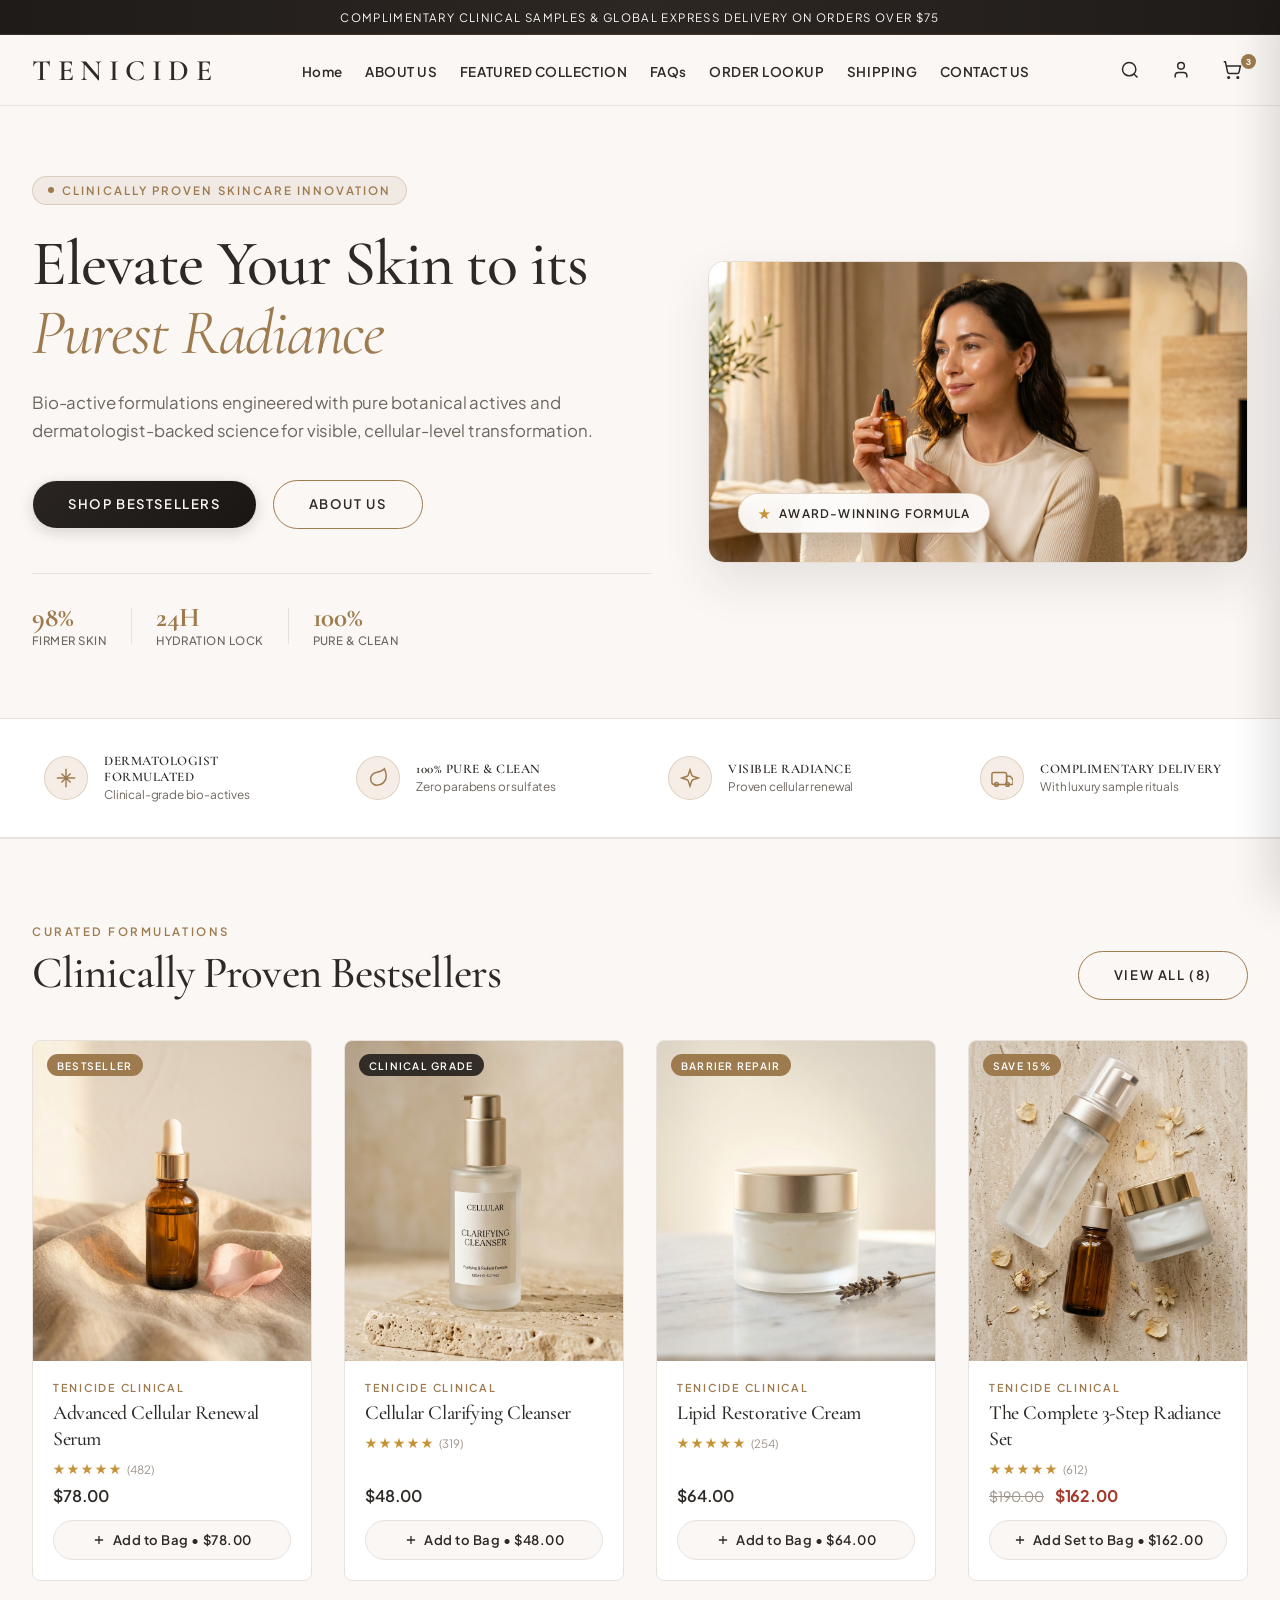
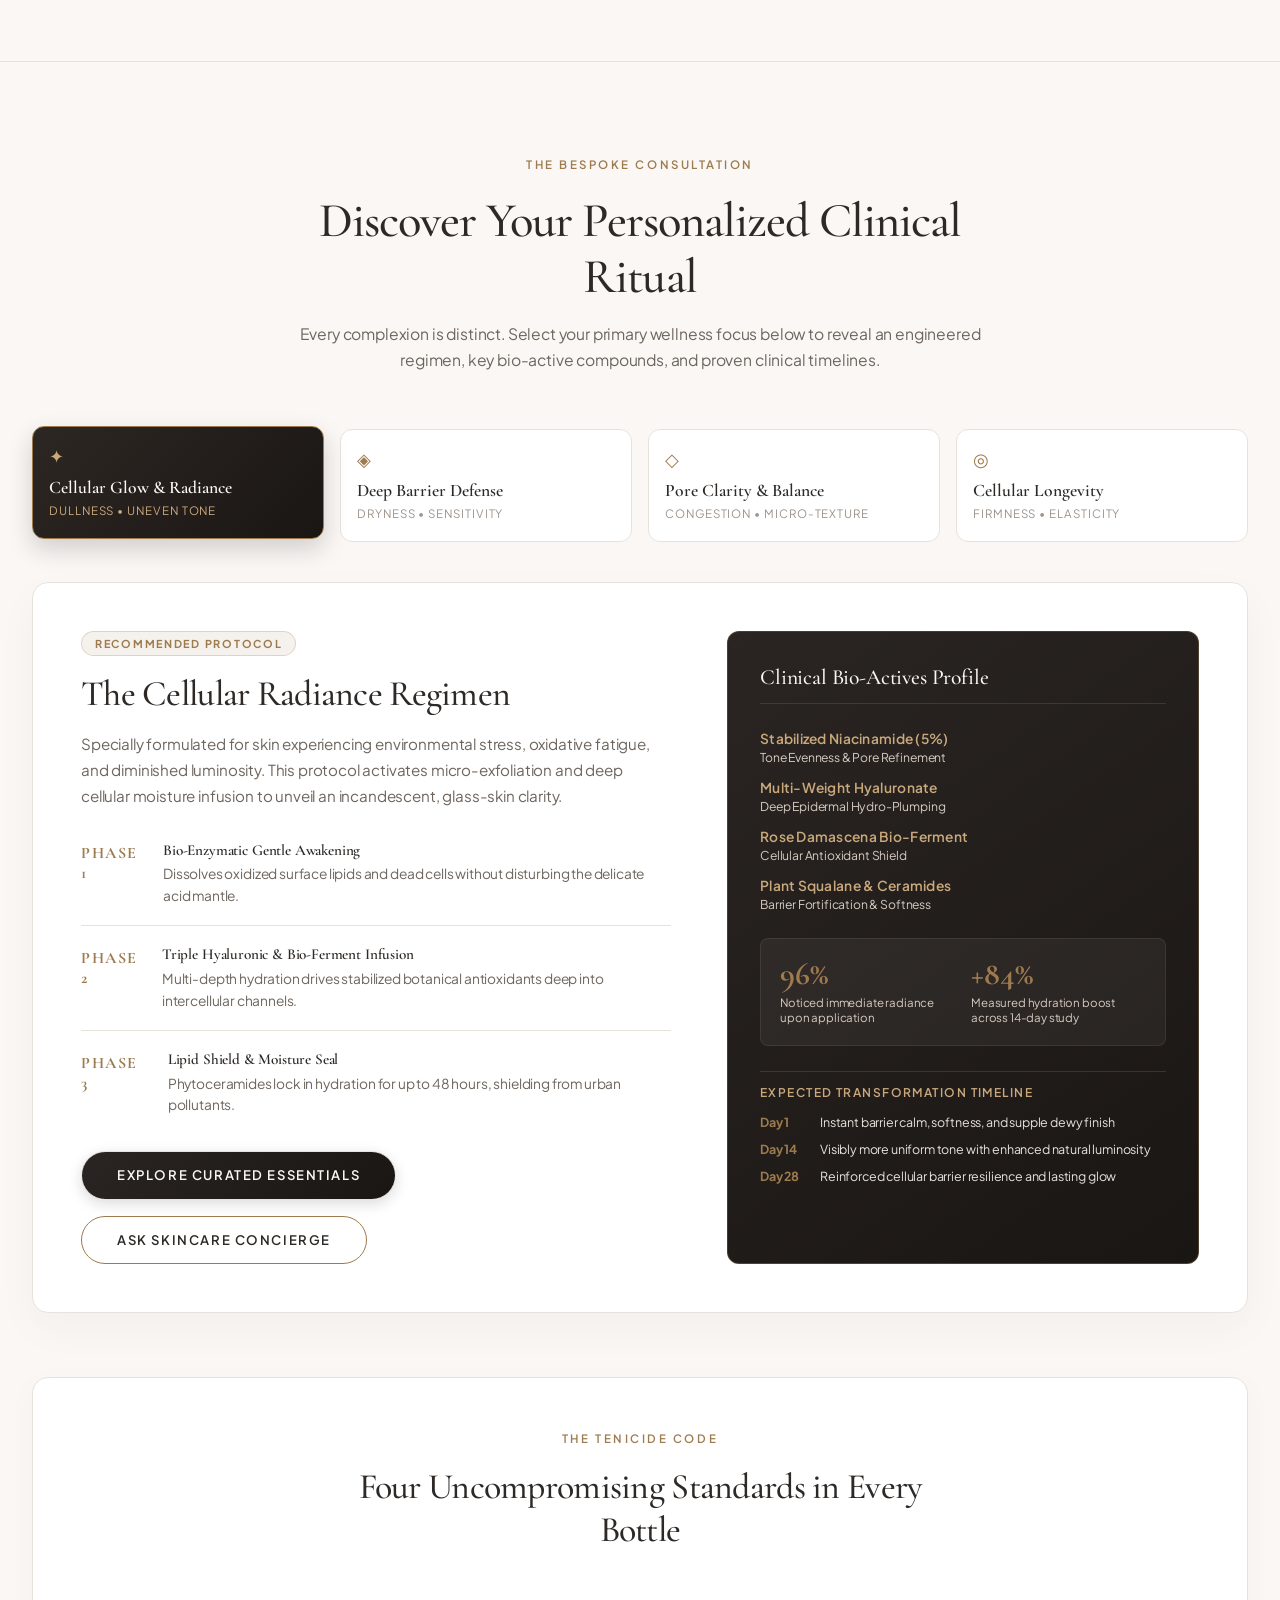
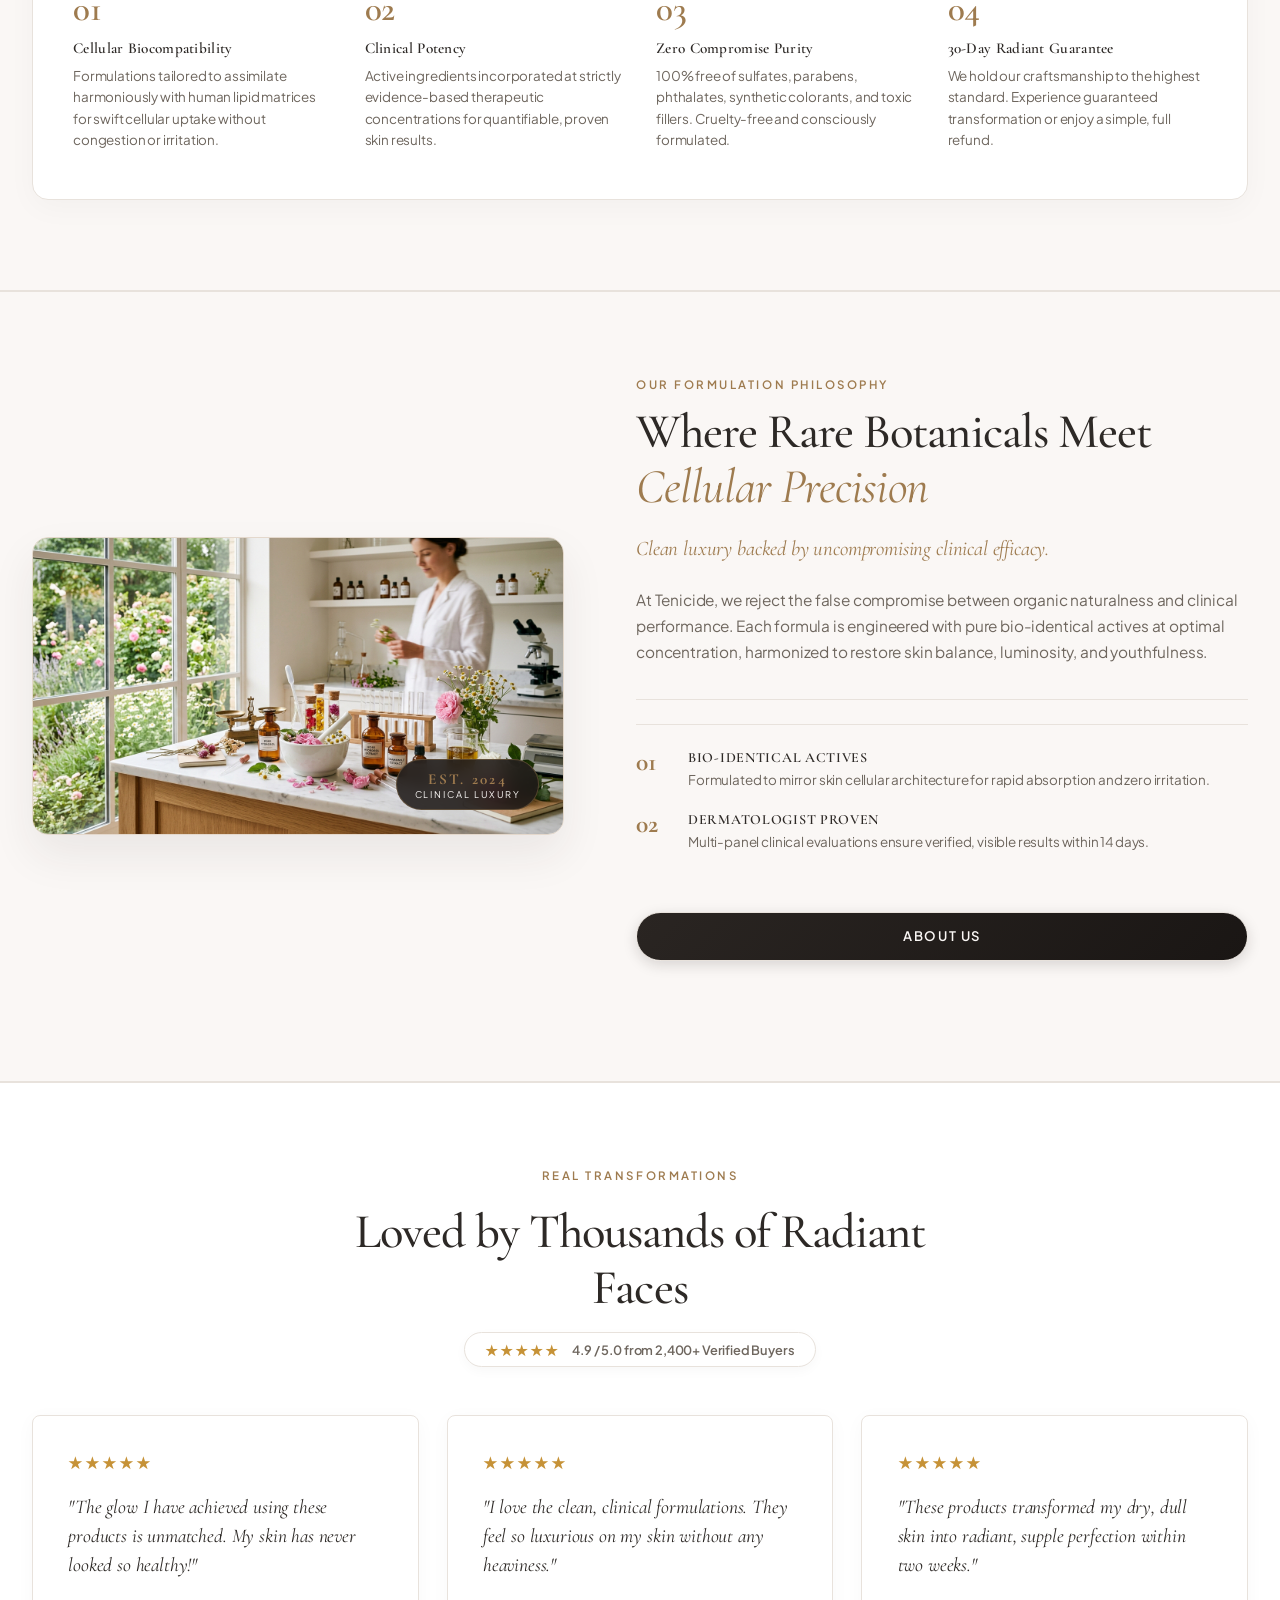
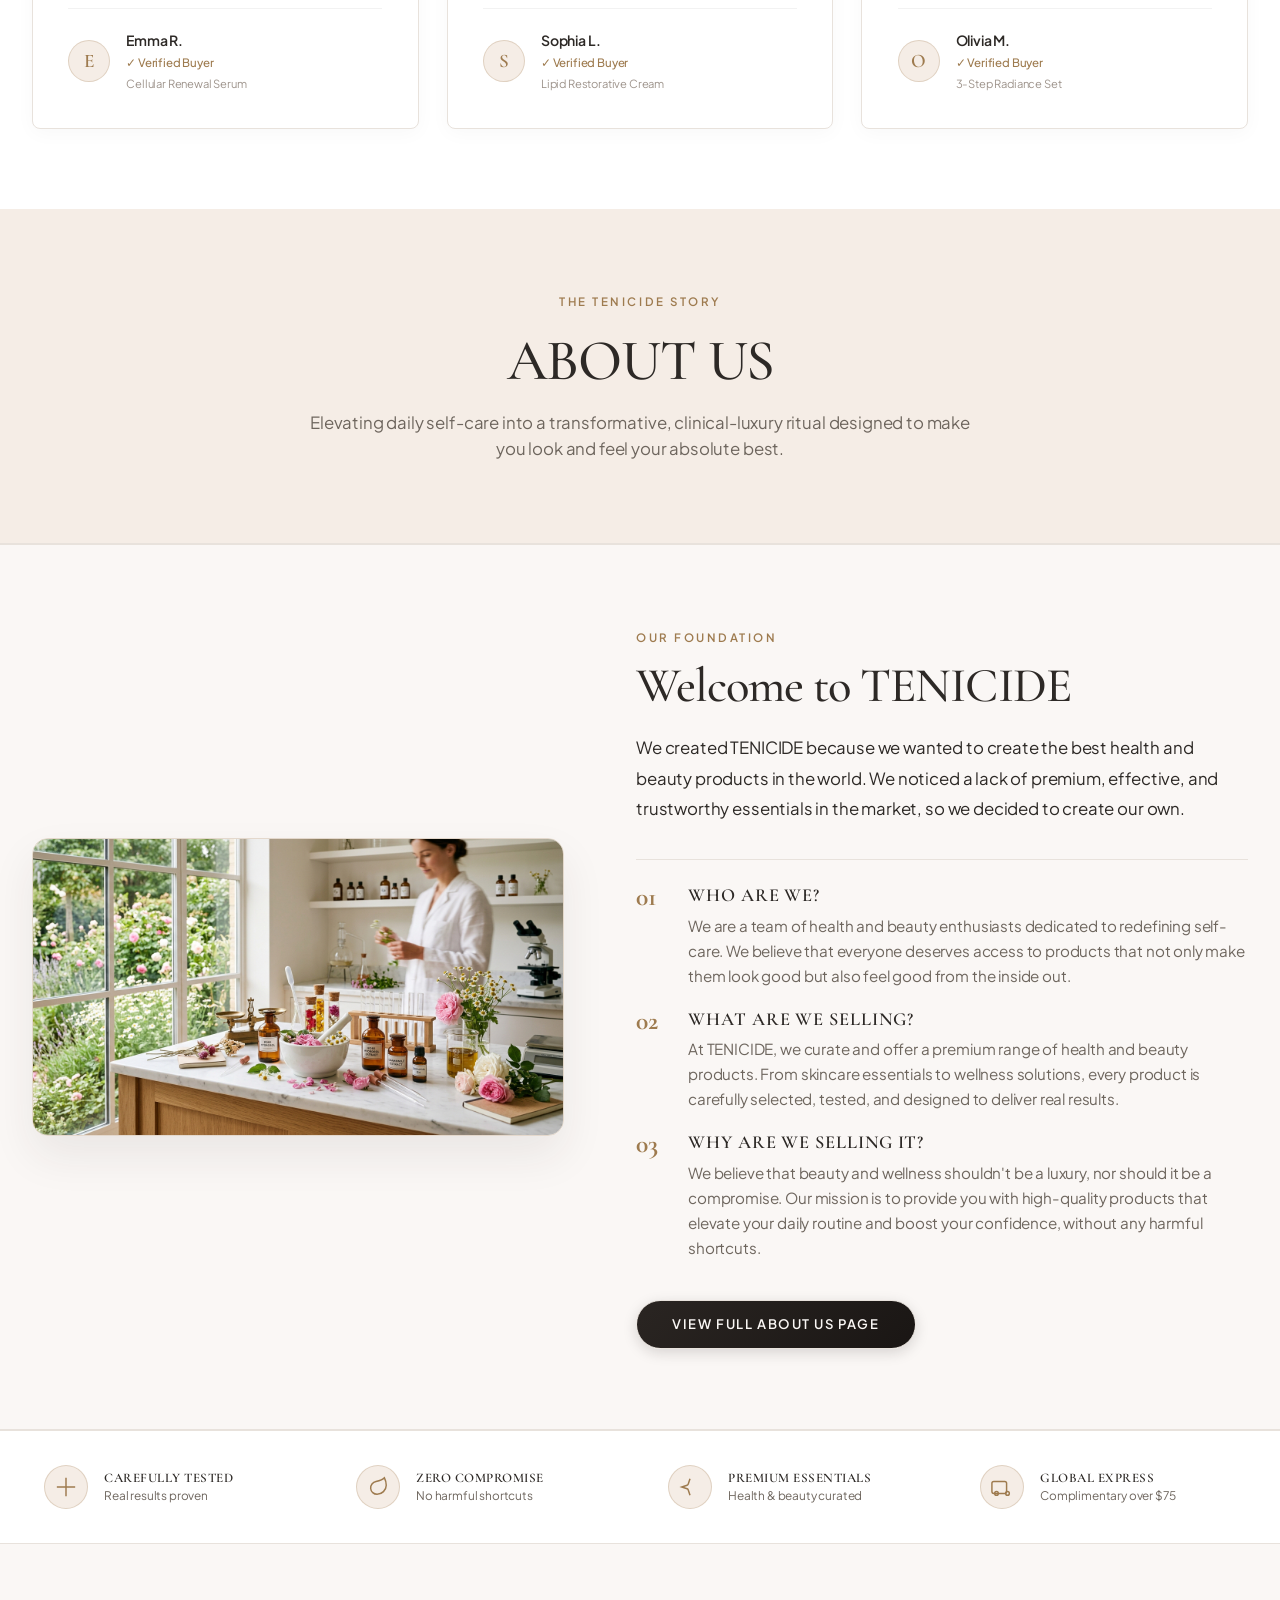
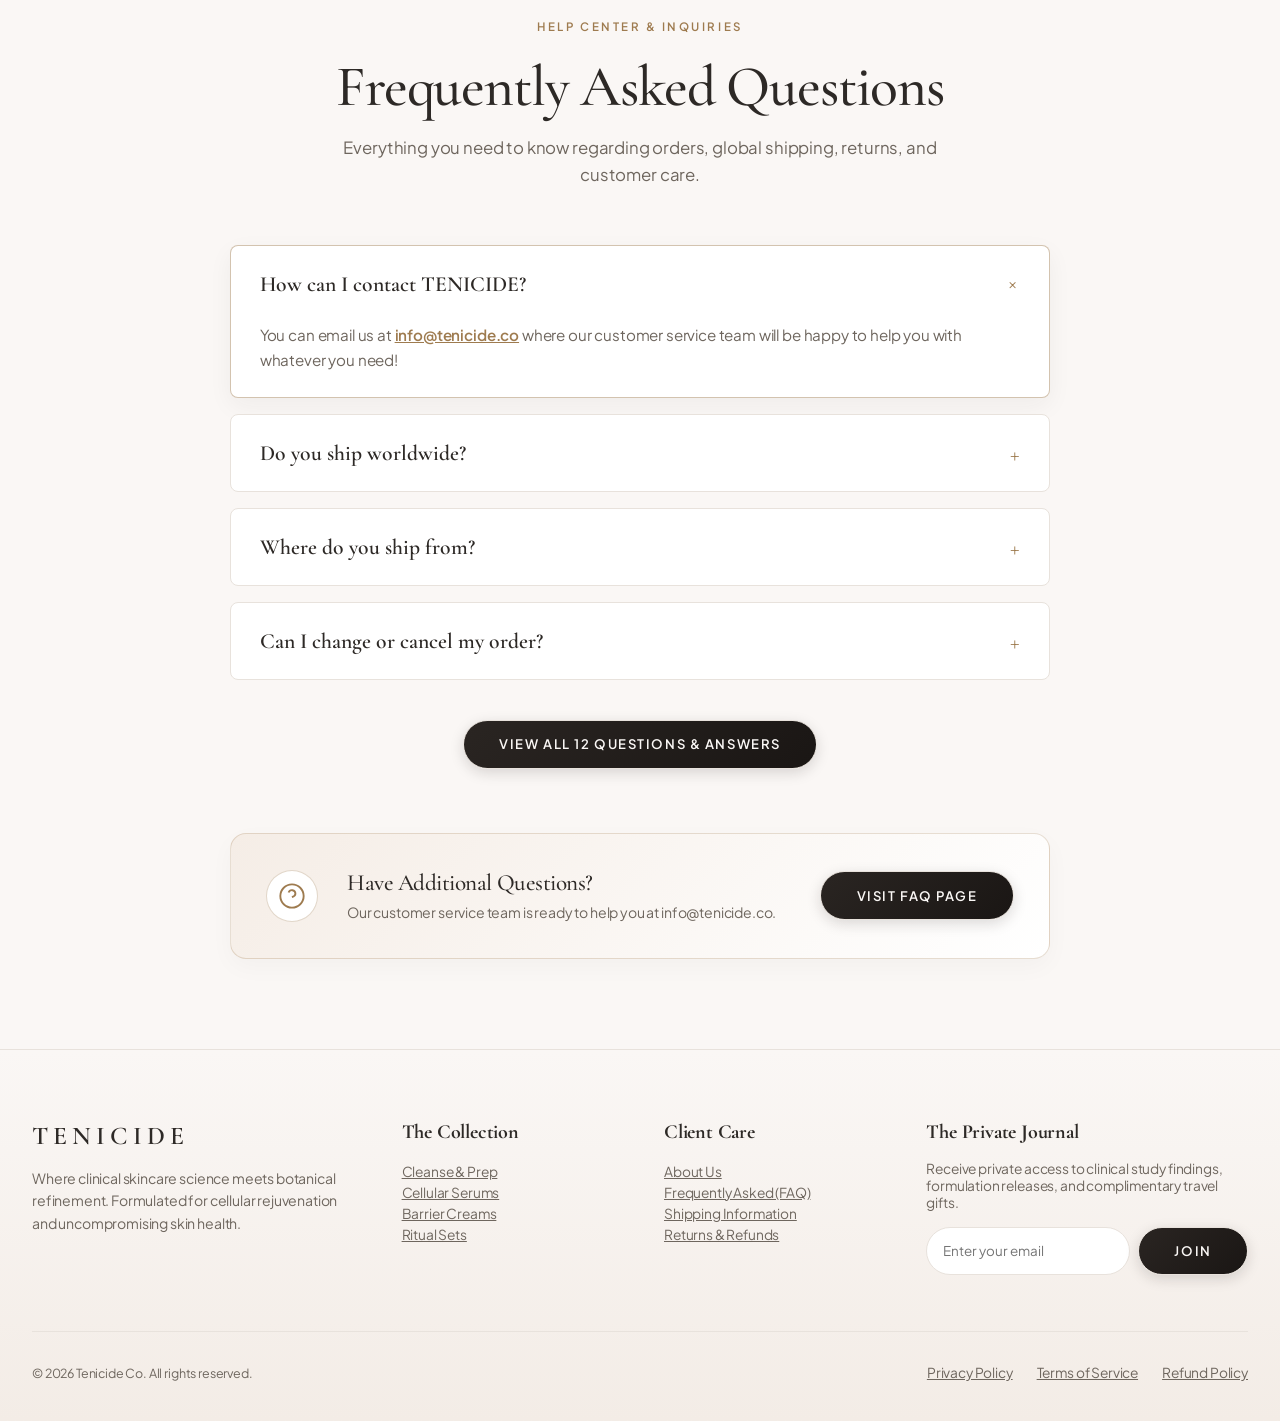
<file: index.html>
<!DOCTYPE html>
<html lang="en">
<head>
  <meta charset="UTF-8">
  <meta name="viewport" content="width=device-width, initial-scale=1.0">
  <title>TENICIDE | Clinical &amp; Luxury Skincare</title>
  <link rel="preconnect" href="https://fonts.googleapis.com">
  <link rel="preconnect" href="https://fonts.gstatic.com" crossorigin>
  <link href="https://fonts.googleapis.com/css2?family=Cormorant+Garamond:ital,wght@0,300;0,400;0,500;0,600;0,700;1,400;1,600&family=Plus+Jakarta+Sans:wght@300;400;500;600;700&display=swap" rel="stylesheet">
  <link rel="stylesheet" href="assets/luxury-skin-beauty.css">
  <link rel="stylesheet" href="assets/luxury-product-card.css">
  <style>
    *, *::before, *::after { box-sizing: border-box; margin: 0; }
    html, body { overflow-x: hidden; max-width: 100vw; width: 100%; }

    /* Layout */
    .page-width { width: 100%; max-width: 1320px; margin: 0 auto; padding: 0 2rem; box-sizing: border-box; }
    .text-center { text-align: center; }

    /* Announcement Bar */
    .announcement { width: 100%; max-width: 100vw; box-sizing: border-box; background: linear-gradient(90deg, #1F1B18 0%, #2D2723 50%, #1F1B18 100%); color: #FAF7F5; text-align: center; font-family: var(--lx-font-body); font-size: 0.72rem; letter-spacing: 0.12em; text-transform: uppercase; padding: 0.6rem 1rem; border-bottom: 1px solid rgba(158,123,79,0.2); }

    /* Header */
    .header { width: 100%; max-width: 100vw; box-sizing: border-box; background: rgba(250,247,245,0.98); backdrop-filter: blur(12px); border-bottom: 1px solid var(--lx-border-subtle); padding: 1.1rem 0; position: relative; z-index: 100; }
    .header__inner { width: 100%; max-width: 100%; min-width: 0; display: flex; justify-content: space-between; align-items: center; box-sizing: border-box; }
    .header__logo { font-family: var(--lx-font-heading); font-size: 1.85rem; font-weight: 600; letter-spacing: 0.22em; color: var(--lx-text-primary); text-decoration: none; }
    .header__nav { display: flex; gap: 1.4rem; list-style: none; padding: 0; align-items: center; min-width: 0; max-width: 100%; }
    .header__link { font-family: var(--lx-font-body); font-size: 0.84rem; font-weight: 600; letter-spacing: 0.04em; text-transform: none; color: var(--lx-text-primary); text-decoration: none; transition: color 0.2s; white-space: nowrap; }
    .header__link:hover, .header__link.active { color: var(--lx-gold-primary); }
    .header__icons { display: flex; align-items: center; gap: 1.2rem; }
    .icon-btn { background: none; border: none; cursor: pointer; color: var(--lx-text-primary); display: flex; align-items: center; position: relative; }
    .cart-count { position: absolute; top: -5px; right: -8px; background: var(--lx-gold-primary); color: #fff; font-size: 9px; font-weight: 700; width: 15px; height: 15px; border-radius: 50%; display: flex; align-items: center; justify-content: center; }

    /* ---- HERO ---- */
    .hero-section { background: #FAF7F5; padding: 70px 0; overflow: hidden; }
    .hero-grid { display: grid; grid-template-columns: 1.15fr 1fr; gap: 3.5rem; align-items: center; }
    .hero__kicker { display: inline-flex; align-items: center; gap: 0.5rem; padding: 0.35rem 0.95rem; background: rgba(158,123,79,0.1); border: 1px solid rgba(158,123,79,0.25); border-radius: 9999px; margin-bottom: 1.5rem; }
    .hero__kicker-dot { width: 6px; height: 6px; border-radius: 50%; background: var(--lx-gold-primary); animation: pulse 2s infinite ease-in-out; }
    @keyframes pulse { 0%,100% { opacity:1; transform:scale(1); } 50% { opacity:0.4; transform:scale(0.85); } }
    .hero__kicker-text { font-family: var(--lx-font-body); font-size: 0.72rem; font-weight: 600; letter-spacing: 0.18em; text-transform: uppercase; color: var(--lx-gold-primary); }
    .hero__title { font-family: var(--lx-font-heading); font-size: clamp(2.6rem,5vw,4.4rem); line-height: 1.08; font-weight: 500; letter-spacing: -0.02em; color: var(--lx-text-primary); margin-bottom: 1.4rem; }
    .hero__title em { font-style: italic; font-weight: 400; color: var(--lx-gold-primary); }
    .hero__sub { font-family: var(--lx-font-body); font-size: 1.05rem; line-height: 1.65; color: var(--lx-text-secondary); margin-bottom: 2.2rem; }
    .hero__actions { display: flex; flex-wrap: wrap; gap: 1rem; margin-bottom: 2.8rem; }
    .hero__metrics { display: flex; align-items: center; gap: 1.5rem; padding-top: 1.8rem; border-top: 1px solid var(--lx-border-subtle); }
    .hero__metric { display: flex; flex-direction: column; }
    .hero__metric-val { font-family: var(--lx-font-heading); font-size: 1.7rem; font-weight: 700; color: var(--lx-gold-primary); line-height: 1.1; }
    .hero__metric-desc { font-family: var(--lx-font-body); font-size: 0.72rem; color: var(--lx-text-secondary); letter-spacing: 0.04em; text-transform: uppercase; font-weight: 500; }
    .hero__metric-divider { width: 1px; height: 36px; background: var(--lx-border-subtle); }
    .hero__media-frame { position: relative; border-radius: 16px; overflow: hidden; box-shadow: 0 20px 48px rgba(45,41,38,0.1); border: 1px solid rgba(158,123,79,0.2); }
    .hero__img { width: 100%; height: 100%; max-height: 640px; object-fit: cover; display: block; transition: transform 1.2s cubic-bezier(0.16,1,0.3,1); }
    .hero__media-frame:hover .hero__img { transform: scale(1.03); }
    .hero__badge { position: absolute; bottom: 1.8rem; left: 1.8rem; background: rgba(255,255,255,0.92); backdrop-filter: blur(12px); padding: 0.65rem 1.2rem; border-radius: 9999px; box-shadow: 0 10px 25px rgba(0,0,0,0.12); border: 1px solid rgba(158,123,79,0.3); display: flex; align-items: center; gap: 0.5rem; }
    .hero__badge-star { color: #C69237; font-size: 0.9rem; }
    .hero__badge-text { font-family: var(--lx-font-body); font-size: 0.74rem; font-weight: 600; letter-spacing: 0.1em; text-transform: uppercase; color: var(--lx-text-primary); }

    /* ---- TRUST BADGES ---- */
    .trust-section { background: #FFF; border-top: 1px solid var(--lx-border-subtle); border-bottom: 1px solid var(--lx-border-subtle); padding: 26px 0; }
    .trust-grid { display: grid; grid-template-columns: repeat(4, 1fr); gap: 2rem; }
    .trust-item { display: flex; align-items: center; gap: 1rem; padding: 0.5rem 0.75rem; }
    .trust-icon { flex-shrink: 0; width: 44px; height: 44px; border-radius: 50%; background: var(--lx-bg-blush); border: 1px solid rgba(158,123,79,0.25); display: flex; align-items: center; justify-content: center; color: var(--lx-gold-primary); }
    .trust-title { font-family: var(--lx-font-body); font-size: 0.82rem; font-weight: 600; letter-spacing: 0.04em; text-transform: uppercase; color: var(--lx-text-primary); margin: 0 0 0.15rem; }
    .trust-sub { font-family: var(--lx-font-body); font-size: 0.74rem; color: var(--lx-text-secondary); margin: 0; line-height: 1.35; }

    /* ---- PRODUCTS GRID ---- */
    .products-section { background: #FAF7F5; padding: 80px 0; border-top: 1px solid var(--lx-border-subtle); }
    .products-header { display: flex; justify-content: space-between; align-items: flex-end; margin-bottom: 2.5rem; }
    .products-grid { display: grid; grid-template-columns: repeat(4, 1fr); gap: 2rem; }
    .pcard { background: #FFF; border: 1px solid var(--lx-border-subtle); border-radius: 8px; overflow: hidden; transition: all 0.4s cubic-bezier(0.16,1,0.3,1); display: flex; flex-direction: column; }
    .pcard:hover { transform: translateY(-5px); box-shadow: 0 16px 36px rgba(45,41,38,0.08); border-color: rgba(158,123,79,0.35); }
    .pcard__media { position: relative; background: #FAF7F5; overflow: hidden; }
    .pcard__badge { position: absolute; top: 0.85rem; left: 0.85rem; z-index: 2; background: rgba(31,27,24,0.88); color: #FFF; backdrop-filter: blur(8px); padding: 0.28rem 0.65rem; border-radius: 9999px; font-size: 0.64rem; font-weight: 600; letter-spacing: 0.12em; text-transform: uppercase; }
    .pcard__badge--gold { background: var(--lx-gold-primary); }
    .pcard__img { width: 100%; height: 320px; object-fit: cover; display: block; transition: transform 0.8s cubic-bezier(0.16,1,0.3,1); }
    .pcard:hover .pcard__img { transform: scale(1.06); }
    .pcard__body { padding: 1.25rem; display: flex; flex-direction: column; flex-grow: 1; }
    .pcard__vendor { font-family: var(--lx-font-body); font-size: 0.68rem; font-weight: 600; text-transform: uppercase; letter-spacing: 0.16em; color: var(--lx-gold-primary); margin-bottom: 0.4rem; }
    .pcard__title { font-family: var(--lx-font-heading); font-size: 1.25rem; font-weight: 600; line-height: 1.3; color: var(--lx-text-primary); margin-bottom: 0.5rem; }
    .pcard__stars { color: #C69237; font-size: 0.85rem; letter-spacing: 2px; margin-bottom: 0.5rem; }
    .pcard__stars-count { font-family: var(--lx-font-body); font-size: 0.72rem; color: var(--lx-text-muted); letter-spacing: 0; }
    .pcard__price { font-family: var(--lx-font-body); font-size: 1rem; font-weight: 600; color: var(--lx-text-primary); margin-top: auto; }
    .pcard__price del { color: var(--lx-text-muted); font-weight: 400; font-size: 0.88rem; margin-right: 0.5rem; }
    .pcard__price .sale { color: #A33A2B; font-weight: 700; }

    /* ---- BESPOKE DIAGNOSTIC & CLINICAL STANDARDS ---- */
    .diagnostic-section { background: #FAF7F5; padding: 90px 0; border-top: 1px solid var(--lx-border-subtle); border-bottom: 1px solid var(--lx-border-subtle); }
    .diagnostic-header { max-width: 720px; margin: 0 auto 3.5rem; text-align: center; }
    .diagnostic-heading { font-family: var(--lx-font-heading); font-size: clamp(2.2rem, 3.8vw, 3.2rem); font-weight: 500; color: var(--lx-text-primary); line-height: 1.15; margin: 0.5rem 0 1rem; }
    .diagnostic-subheading { font-family: var(--lx-font-body); font-size: 0.98rem; color: var(--lx-text-secondary); line-height: 1.65; margin: 0; }

    .diagnostic-tabs { display: grid; grid-template-columns: repeat(4, 1fr); gap: 1rem; margin-bottom: 2.5rem; }
    .diagnostic-tab { background: #FFFFFF; border: 1px solid var(--lx-border-subtle); border-radius: 12px; padding: 1.25rem 1rem; text-align: left; cursor: pointer; transition: all 0.3s cubic-bezier(0.16, 1, 0.3, 1); display: flex; flex-direction: column; gap: 0.35rem; }
    .diagnostic-tab:hover { border-color: var(--lx-gold-primary); transform: translateY(-2px); box-shadow: 0 8px 20px rgba(45,41,38,0.05); }
    .diagnostic-tab.active { background: linear-gradient(135deg, #2D2723 0%, #1A1614 100%); border-color: #9E7B4F; color: #FAF7F5; box-shadow: 0 10px 24px rgba(26,22,20,0.18); transform: translateY(-3px); }
    .diagnostic-tab .tab-icon { font-size: 1.1rem; color: var(--lx-gold-primary); margin-bottom: 0.2rem; }
    .diagnostic-tab.active .tab-icon { color: #C9A87C; }
    .diagnostic-tab .tab-title { font-family: var(--lx-font-heading); font-size: 1.1rem; font-weight: 600; color: var(--lx-text-primary); line-height: 1.2; }
    .diagnostic-tab.active .tab-title { color: #FAF7F5; }
    .diagnostic-tab .tab-sub { font-family: var(--lx-font-body); font-size: 0.72rem; color: var(--lx-text-muted); text-transform: uppercase; letter-spacing: 0.08em; }
    .diagnostic-tab.active .tab-sub { color: #C9A87C; }

    .diagnostic-card { background: #FFFFFF; border: 1px solid var(--lx-border-subtle); border-radius: 16px; padding: 3rem; box-shadow: 0 16px 40px rgba(45,41,38,0.04); display: grid; grid-template-columns: 1.25fr 1fr; gap: 3.5rem; align-items: stretch; margin-bottom: 4rem; }
    .diagnostic-badge { display: inline-block; font-family: var(--lx-font-body); font-size: 0.68rem; font-weight: 700; letter-spacing: 0.16em; text-transform: uppercase; color: var(--lx-gold-primary); background: rgba(158,123,79,0.1); border: 1px solid rgba(158,123,79,0.25); border-radius: 9999px; padding: 0.3rem 0.8rem; margin-bottom: 1rem; }
    .diagnostic-protocol-title { font-family: var(--lx-font-heading); font-size: clamp(1.8rem, 2.8vw, 2.4rem); font-weight: 500; color: var(--lx-text-primary); margin: 0 0 1rem; line-height: 1.2; }
    .diagnostic-protocol-desc { font-family: var(--lx-font-body); font-size: 0.95rem; line-height: 1.7; color: var(--lx-text-secondary); margin-bottom: 2rem; }

    .diagnostic-steps { display: flex; flex-direction: column; gap: 1.2rem; margin-bottom: 2.2rem; }
    .diag-step { display: flex; gap: 1.2rem; align-items: flex-start; padding-bottom: 1.2rem; border-bottom: 1px solid var(--lx-border-subtle); }
    .diag-step:last-child { border-bottom: none; padding-bottom: 0; }
    .diag-step__num { font-family: var(--lx-font-heading); font-size: 1rem; font-weight: 700; color: var(--lx-gold-primary); text-transform: uppercase; letter-spacing: 0.1em; min-width: 60px; padding-top: 0.15rem; }
    .diag-step__content h4 { font-family: var(--lx-font-body); font-size: 0.95rem; font-weight: 600; color: var(--lx-text-primary); margin: 0 0 0.3rem; }
    .diag-step__content p { font-family: var(--lx-font-body); font-size: 0.86rem; line-height: 1.55; color: var(--lx-text-secondary); margin: 0; }

    .diagnostic-action { display: flex; gap: 1rem; flex-wrap: wrap; align-items: center; }

    .actives-card { background: linear-gradient(145deg, #2A2522 0%, #1A1614 100%); color: #FAF7F5; border-radius: 12px; padding: 2rem; border: 1px solid rgba(158,123,79,0.35); display: flex; flex-direction: column; gap: 1.6rem; height: 100%; box-sizing: border-box; }
    .actives-heading { font-family: var(--lx-font-heading); font-size: 1.35rem; font-weight: 500; color: #FAF7F5; margin: 0; padding-bottom: 0.8rem; border-bottom: 1px solid rgba(158,123,79,0.25); }
    .actives-list { display: flex; flex-direction: column; gap: 0.85rem; }
    .active-item { display: flex; flex-direction: column; gap: 0.15rem; }
    .active-name { font-family: var(--lx-font-body); font-size: 0.86rem; font-weight: 600; color: #C9A87C; letter-spacing: 0.02em; }
    .active-benefit { font-family: var(--lx-font-body); font-size: 0.76rem; color: #D6CBC1; }

    .clinical-metrics { display: grid; grid-template-columns: 1fr 1fr; gap: 1rem; padding: 1.2rem; background: rgba(255,255,255,0.05); border-radius: 8px; border: 1px solid rgba(255,255,255,0.08); }
    .metric-box { display: flex; flex-direction: column; gap: 0.3rem; }
    .metric-num { font-family: var(--lx-font-heading); font-size: 2rem; font-weight: 700; color: var(--lx-gold-primary); line-height: 1; }
    .metric-label { font-family: var(--lx-font-body); font-size: 0.72rem; color: #D6CBC1; line-height: 1.35; }

    .timeline-box { padding-top: 0.5rem; border-top: 1px solid rgba(158,123,79,0.25); }
    .timeline-header { margin-bottom: 0.8rem; }
    .timeline-title { font-family: var(--lx-font-body); font-size: 0.75rem; text-transform: uppercase; letter-spacing: 0.12em; color: var(--lx-gold-light); font-weight: 600; }
    .timeline-items { display: flex; flex-direction: column; gap: 0.6rem; }
    .timeline-step { display: flex; gap: 0.75rem; font-size: 0.78rem; line-height: 1.4; }
    .timeline-marker { color: var(--lx-gold-primary); font-weight: 700; min-width: 48px; }
    .timeline-text { color: #E8E2DC; }

    /* 4 Standards */
    .standards-banner { background: #FFFFFF; border: 1px solid var(--lx-border-subtle); border-radius: 16px; padding: 3rem 2.5rem; box-shadow: 0 8px 30px rgba(45,41,38,0.03); }
    .standards-header { text-align: center; max-width: 600px; margin: 0 auto 2.5rem; }
    .standards-title { font-family: var(--lx-font-heading); font-size: clamp(1.8rem, 2.8vw, 2.3rem); font-weight: 500; color: var(--lx-text-primary); margin: 0.3rem 0 0; }
    .standards-grid { display: grid; grid-template-columns: repeat(4, 1fr); gap: 2rem; }
    .standard-card { display: flex; flex-direction: column; }
    .standard-num { font-family: var(--lx-font-heading); font-size: 2.2rem; font-weight: 600; color: var(--lx-gold-primary); line-height: 1; margin-bottom: 0.8rem; }
    .standard-title { font-family: var(--lx-font-body); font-size: 0.95rem; font-weight: 600; color: var(--lx-text-primary); margin: 0 0 0.5rem; letter-spacing: 0.02em; }
    .standard-desc { font-family: var(--lx-font-body); font-size: 0.84rem; line-height: 1.6; color: var(--lx-text-secondary); margin: 0; }

    /* ---- EDITORIAL BANNER ---- */
    .editorial-section { background: #FAF7F5; padding: 80px 0; border-top: 1px solid var(--lx-border-subtle); border-bottom: 1px solid var(--lx-border-subtle); }
    .editorial-grid { display: grid; grid-template-columns: 1fr 1.15fr; gap: 4.5rem; align-items: center; }
    .editorial__media-frame { position: relative; border-radius: 16px; overflow: hidden; box-shadow: 0 20px 44px rgba(45,41,38,0.08); border: 1px solid rgba(158,123,79,0.25); }
    .editorial__img { width: 100%; max-height: 550px; object-fit: cover; display: block; transition: transform 0.8s cubic-bezier(0.16,1,0.3,1); }
    .editorial__media-frame:hover .editorial__img { transform: scale(1.03); }
    .editorial__stamp { position: absolute; bottom: 1.5rem; right: 1.5rem; background: rgba(31,27,24,0.88); backdrop-filter: blur(8px); color: #FAF7F5; padding: 0.6rem 1.1rem; border-radius: 9999px; display: flex; flex-direction: column; align-items: center; border: 1px solid rgba(158,123,79,0.4); }
    .editorial__stamp-text { font-family: var(--lx-font-heading); font-size: 0.95rem; font-weight: 700; letter-spacing: 0.15em; color: var(--lx-gold-primary); }
    .editorial__stamp-sub { font-family: var(--lx-font-body); font-size: 0.58rem; letter-spacing: 0.2em; text-transform: uppercase; }
    .editorial__heading { font-family: var(--lx-font-heading); font-size: clamp(2.2rem,3.8vw,3.2rem); line-height: 1.12; font-weight: 500; color: var(--lx-text-primary); margin: 0 0 1.25rem; }
    .editorial__heading em { font-style: italic; color: var(--lx-gold-primary); }
    .editorial__lead { font-family: var(--lx-font-heading); font-size: 1.3rem; line-height: 1.45; font-style: italic; color: var(--lx-gold-primary); margin: 0 0 1.4rem; }
    .editorial__body { font-family: var(--lx-font-body); font-size: 0.96rem; line-height: 1.68; color: var(--lx-text-secondary); margin-bottom: 2.2rem; }
    .editorial__pillars { display: flex; flex-direction: column; gap: 1.25rem; margin-bottom: 2.5rem; padding-top: 1.5rem; border-top: 1px solid var(--lx-border-subtle); }
    .pillar { display: flex; align-items: flex-start; gap: 1.25rem; }
    .pillar__num { font-family: var(--lx-font-heading); font-size: 1.6rem; font-weight: 700; color: var(--lx-gold-primary); line-height: 1; min-width: 32px; }
    .pillar__title { font-family: var(--lx-font-body); font-size: 0.88rem; font-weight: 600; letter-spacing: 0.05em; text-transform: uppercase; color: var(--lx-text-primary); margin: 0 0 0.25rem; }
    .pillar__desc { font-family: var(--lx-font-body); font-size: 0.84rem; color: var(--lx-text-secondary); margin: 0; line-height: 1.5; }

    /* ---- TESTIMONIALS ---- */
    .testimonials-section { background: #FFF; padding: 80px 0; border-top: 1px solid var(--lx-border-subtle); }
    .testimonials-header { max-width: 600px; margin: 0 auto 3rem; text-align: center; }
    .testimonials-heading { font-family: var(--lx-font-heading); font-size: clamp(2.2rem,3.8vw,3.2rem); font-weight: 500; line-height: 1.15; margin: 0.5rem 0 1rem; color: var(--lx-text-primary); }
    .score-bar { display: inline-flex; align-items: center; gap: 0.75rem; background: #FFF; padding: 0.45rem 1.25rem; border-radius: 9999px; border: 1px solid var(--lx-border-subtle); box-shadow: 0 4px 12px rgba(0,0,0,0.03); }
    .score-text { font-family: var(--lx-font-body); font-size: 0.8rem; font-weight: 600; color: var(--lx-text-secondary); }
    .reviews-grid { display: grid; grid-template-columns: repeat(3, 1fr); gap: 1.75rem; }
    .review-card { background: #FFF; border: 1px solid var(--lx-border-subtle); border-radius: 8px; padding: 2.2rem; display: flex; flex-direction: column; justify-content: space-between; box-shadow: 0 4px 20px rgba(45,41,38,0.03); transition: all 0.35s cubic-bezier(0.16,1,0.3,1); }
    .review-card:hover { transform: translateY(-4px); box-shadow: 0 16px 36px rgba(45,41,38,0.08); border-color: rgba(158,123,79,0.35); }
    .review-stars { color: #C69237; font-size: 1.05rem; letter-spacing: 2px; margin-bottom: 1.25rem; }
    .review-quote { font-family: var(--lx-font-heading); font-size: 1.22rem; line-height: 1.5; font-style: italic; color: var(--lx-text-primary); margin: 0 0 1.75rem; flex-grow: 1; }
    .review-author { display: flex; align-items: center; gap: 1rem; padding-top: 1.25rem; border-top: 1px solid rgba(45,41,38,0.06); }
    .review-avatar { width: 42px; height: 42px; border-radius: 50%; background: var(--lx-bg-blush); border: 1px solid rgba(158,123,79,0.25); color: var(--lx-gold-primary); font-family: var(--lx-font-heading); font-size: 1.2rem; font-weight: 600; display: flex; align-items: center; justify-content: center; flex-shrink: 0; }
    .review-name { font-family: var(--lx-font-body); font-size: 0.88rem; font-weight: 600; color: var(--lx-text-primary); }
    .review-verified { font-family: var(--lx-font-body); font-size: 0.72rem; color: var(--lx-gold-primary); font-weight: 500; }
    .review-product { font-family: var(--lx-font-body); font-size: 0.7rem; color: var(--lx-text-muted); margin-top: 0.15rem; }

    /* ---- PAGE HERO ---- */
    .page-hero { background: #F5EDE6; padding: 80px 0; border-bottom: 1px solid var(--lx-border-subtle); }
    .page-hero__title { font-family: var(--lx-font-heading); font-size: clamp(2.6rem,4.5vw,4rem); font-weight: 500; color: var(--lx-text-primary); line-height: 1.1; margin: 0.5rem 0 1rem; letter-spacing: -0.02em; }
    .page-hero__title em { font-style: italic; color: var(--lx-gold-primary); }
    .page-hero__sub { font-family: var(--lx-font-body); font-size: 1.05rem; line-height: 1.6; color: var(--lx-text-secondary); margin: 0; max-width: 680px; }
    .page-hero__sub.centered { margin: 0 auto; }

    /* ---- FAQ ---- */
    .faq-section { background: #FAF7F5; padding: 70px 0 90px; }
    .faq-list { max-width: 820px; margin: 0 auto; display: flex; flex-direction: column; gap: 1rem; }
    .faq-item { background: #FFF; border: 1px solid var(--lx-border-subtle); border-radius: 8px; overflow: hidden; transition: all 0.3s cubic-bezier(0.16,1,0.3,1); }
    .faq-item.is-open { border-color: rgba(158,123,79,0.45); box-shadow: 0 8px 24px rgba(45,41,38,0.05); }
    .faq-question { width: 100%; display: flex; justify-content: space-between; align-items: center; padding: 1.4rem 1.8rem; background: none; border: none; cursor: pointer; text-align: left; transition: background 0.2s; font-family: var(--lx-font-heading); font-size: 1.35rem; font-weight: 600; color: var(--lx-text-primary); line-height: 1.3; }
    .faq-question:hover { background: rgba(250,247,245,0.5); }
    .faq-icon { font-size: 1.5rem; font-weight: 300; color: var(--lx-gold-primary); margin-left: 1rem; flex-shrink: 0; transition: transform 0.3s; }
    .faq-item.is-open .faq-icon { transform: rotate(45deg); }
    .faq-answer { max-height: 0; overflow: hidden; transition: max-height 0.4s cubic-bezier(0.16,1,0.3,1); }
    .faq-answer-inner { padding: 0 1.8rem 1.5rem; font-family: var(--lx-font-body); font-size: 0.95rem; line-height: 1.7; color: var(--lx-text-secondary); }
    .faq-item.is-open .faq-answer { max-height: 300px; }
    .concierge-box { max-width: 820px; margin: 4rem auto 0; display: flex; align-items: center; gap: 1.8rem; background: linear-gradient(135deg, #F5EDE6 0%, #FFFFFF 100%); border: 1px solid rgba(158,123,79,0.25); border-radius: 16px; padding: 2.2rem; box-shadow: 0 8px 24px rgba(0,0,0,0.03); }
    .concierge-icon { width: 52px; height: 52px; border-radius: 50%; background: #FFF; border: 1px solid rgba(158,123,79,0.3); color: var(--lx-gold-primary); display: flex; align-items: center; justify-content: center; flex-shrink: 0; }
    .concierge-title { font-family: var(--lx-font-heading); font-size: 1.45rem; font-weight: 600; margin: 0 0 0.3rem; color: var(--lx-text-primary); }
    .concierge-desc { font-family: var(--lx-font-body); font-size: 0.88rem; color: var(--lx-text-secondary); margin: 0; line-height: 1.45; }

    /* ---- FOOTER ---- */
    .site-footer { background: linear-gradient(180deg, #FAF7F5 0%, #F3ECE6 100%); border-top: 1px solid var(--lx-border-subtle); padding: 70px 0 40px; }
    .footer-grid { display: grid; grid-template-columns: 1.5fr 1fr 1fr 1.5fr; gap: 3rem; margin-bottom: 3.5rem; }
    .footer-bottom { border-top: 1px solid var(--lx-border-subtle); padding-top: 2rem; display: flex; justify-content: space-between; align-items: center; font-size: 0.78rem; color: var(--lx-text-secondary); }

    @media (max-width: 989px) {
      .page-width { padding: 0 1.25rem; }
      .hero-grid, .editorial-grid { grid-template-columns: 1fr; gap: 2.5rem; }
      .diagnostic-tabs { grid-template-columns: repeat(2, 1fr); }
      .diagnostic-card { grid-template-columns: 1fr; padding: 2rem; gap: 2rem; }
      .standards-grid { grid-template-columns: repeat(2, 1fr); gap: 1.5rem; }
      .products-grid { grid-template-columns: repeat(2, 1fr); }
      .trust-grid { grid-template-columns: repeat(2, 1fr); gap: 1.25rem; }
      .reviews-grid { grid-template-columns: 1fr; }
      .footer-grid { grid-template-columns: 1fr 1fr; gap: 2rem; }
      .header__inner { flex-wrap: wrap; gap: 0.8rem; justify-content: space-between; }
      .header__nav {
        order: 3;
        width: 100%;
        max-width: 100%;
        min-width: 0;
        overflow-x: auto;
        -webkit-overflow-scrolling: touch;
        scrollbar-width: none;
        padding: 0.5rem 0.25rem 0.3rem;
        gap: 1.2rem;
      }
      .header__nav::-webkit-scrollbar { display: none; }
      .bundle-banner { flex-direction: column; text-align: center; gap: 1.4rem; padding: 1.8rem 1.5rem; }
      .concierge-box { flex-direction: column; text-align: center; }
    }

    @media (max-width: 640px) {
      .hero-section { padding: 45px 0; }
      .hero__title { font-size: 2.3rem; }
      .hero__actions { flex-direction: column; width: 100%; }
      .hero__actions .button-primary, .hero__actions .button-secondary { width: 100% !important; justify-content: center; }
      .diagnostic-tabs { grid-template-columns: 1fr; }
      .diagnostic-card { padding: 1.5rem 1.2rem; }
      .standards-banner { padding: 2rem 1.25rem; }
      .standards-grid { grid-template-columns: 1fr; gap: 1.5rem; }
      .clinical-metrics { grid-template-columns: 1fr; }
      .products-grid { grid-template-columns: 1fr; gap: 1.5rem; }
      .trust-grid { grid-template-columns: 1fr; gap: 1rem; }
      .footer-grid { grid-template-columns: 1fr; gap: 2.2rem; }
      .footer-bottom { flex-direction: column; gap: 1rem; text-align: center; }
    }
  </style>
</head>
<body>

  <!-- Announcement -->
  <div class="announcement">Complimentary Clinical Samples &amp; Global Express Delivery on Orders Over $75</div>

  <!-- Header -->
  <header class="header">
    <div class="page-width header__inner">
      <a href="/" class="header__logo">TENICIDE</a>
      <ul class="header__nav">
        <li><a href="/" class="header__link">Home</a></li>
        <li><a href="about.html" class="header__link">ABOUT US</a></li>
        <li><a href="collection.html" class="header__link">FEATURED COLLECTION</a></li>
        <li><a href="faq.html" class="header__link">FAQs</a></li>
        <li><a href="shipping.html#tracking" class="header__link">ORDER LOOKUP</a></li>
        <li><a href="shipping.html" class="header__link">SHIPPING</a></li>
        <li><a href="contact.html" class="header__link">CONTACT US</a></li>
      </ul>
      <div class="header__icons">
        <button class="icon-btn"><svg width="20" height="20" viewBox="0 0 24 24" fill="none" stroke="currentColor" stroke-width="1.8"><circle cx="11" cy="11" r="8"/><path d="m21 21-4.3-4.3"/></svg></button>
        <button class="icon-btn"><svg width="20" height="20" viewBox="0 0 24 24" fill="none" stroke="currentColor" stroke-width="1.8"><path d="M19 21v-2a4 4 0 0 0-4-4H9a4 4 0 0 0-4 4v2"/><circle cx="12" cy="7" r="4"/></svg></button>
        <button class="icon-btn cart-drawer-trigger" id="cart-btn" aria-label="Open Cart" title="Cart" onclick="TenicideCart.open()"><svg width="20" height="20" viewBox="0 0 24 24" fill="none" stroke="currentColor" stroke-width="1.8"><circle cx="8" cy="21" r="1"/><circle cx="19" cy="21" r="1"/><path d="M2.05 2.05h2l2.66 12.42a2 2 0 0 0 2 1.58h9.78a2 2 0 0 0 1.95-1.57l1.65-7.43H5.12"/></svg><span class="cart-count">3</span></button>
      </div>
    </div>
  </header>

  <!-- ===================== HOMEPAGE ===================== -->
  <div id="view-homepage" class="page-view active">

    <!-- Hero -->
    <section class="hero-section">
      <div class="page-width">
        <div class="hero-grid">
          <div>
            <div class="hero__kicker"><span class="hero__kicker-dot"></span><span class="hero__kicker-text">Clinically Proven Skincare Innovation</span></div>
            <h1 class="hero__title">Elevate Your Skin to its <em>Purest Radiance</em></h1>
            <p class="hero__sub">Bio-active formulations engineered with pure botanical actives and dermatologist-backed science for visible, cellular-level transformation.</p>
            <div class="hero__actions">
              <a href="collection.html" class="button-primary">Shop Bestsellers</a>
              <a href="about.html" class="button-secondary">About Us</a>
            </div>
            <div class="hero__metrics">
              <div class="hero__metric"><span class="hero__metric-val">98%</span><span class="hero__metric-desc">Firmer Skin</span></div>
              <div class="hero__metric-divider"></div>
              <div class="hero__metric"><span class="hero__metric-val">24H</span><span class="hero__metric-desc">Hydration Lock</span></div>
              <div class="hero__metric-divider"></div>
              <div class="hero__metric"><span class="hero__metric-val">100%</span><span class="hero__metric-desc">Pure &amp; Clean</span></div>
            </div>
          </div>
          <div>
            <div class="hero__media-frame">
              <img src="assets/luxury-hero-lifestyle.jpg" alt="Luxury Skincare" class="hero__img">
              <div class="hero__badge"><span class="hero__badge-star">★</span><span class="hero__badge-text">Award-Winning Formula</span></div>
            </div>
          </div>
        </div>
      </div>
    </section>

    <!-- Trust Badges -->
    <section class="trust-section">
      <div class="page-width">
        <div class="trust-grid">
          <div class="trust-item"><div class="trust-icon"><svg width="22" height="22" viewBox="0 0 24 24" fill="none" stroke="currentColor" stroke-width="1.6"><path d="M12 2v20M2 12h20M7 7l10 10M17 7L7 17"/></svg></div><div><h4 class="trust-title">Dermatologist Formulated</h4><p class="trust-sub">Clinical-grade bio-actives</p></div></div>
          <div class="trust-item"><div class="trust-icon"><svg width="22" height="22" viewBox="0 0 24 24" fill="none" stroke="currentColor" stroke-width="1.6"><path d="M11 20A7 7 0 0 1 9.8 6.1C15.5 5 17 4.48 19 2c1 2 2 4.18 2 8 0 5.5-4.78 10-10 10Z"/></svg></div><div><h4 class="trust-title">100% Pure &amp; Clean</h4><p class="trust-sub">Zero parabens or sulfates</p></div></div>
          <div class="trust-item"><div class="trust-icon"><svg width="22" height="22" viewBox="0 0 24 24" fill="none" stroke="currentColor" stroke-width="1.6"><path d="m12 3-1.912 5.813a2 2 0 0 1-1.275 1.275L3 12l5.813 1.912a2 2 0 0 1 1.275 1.275L12 21l1.912-5.813a2 2 0 0 1 1.275-1.275L21 12l-5.813-1.912a2 2 0 0 1-1.275-1.275L12 3Z"/></svg></div><div><h4 class="trust-title">Visible Radiance</h4><p class="trust-sub">Proven cellular renewal</p></div></div>
          <div class="trust-item"><div class="trust-icon"><svg width="22" height="22" viewBox="0 0 24 24" fill="none" stroke="currentColor" stroke-width="1.6"><rect width="16" height="13" x="1" y="6" rx="2"/><path d="M17 10h4l3 4v5h-7v-9z"/><circle cx="6" cy="19" r="2"/><circle cx="18" cy="19" r="2"/></svg></div><div><h4 class="trust-title">Complimentary Delivery</h4><p class="trust-sub">With luxury sample rituals</p></div></div>
        </div>
      </div>
    </section>

    <!-- Bestsellers Products Grid -->
    <section class="products-section">
      <div class="page-width">
        <div class="products-header">
          <div><span class="luxury-kicker" style="margin-bottom:0.4rem;">CURATED FORMULATIONS</span><h2 style="font-family:var(--lx-font-heading);font-size:clamp(2rem,3.5vw,2.8rem);font-weight:500;margin:0;color:var(--lx-text-primary);">Clinically Proven Bestsellers</h2></div>
          <a href="collection.html" class="button-secondary" style="font-size:0.74rem;padding:0.6rem 1.3rem;">View All (8)</a>
        </div>
        <div class="products-grid">
          <div class="pcard">
            <div class="pcard__media"><span class="pcard__badge pcard__badge--gold">Bestseller</span><img src="assets/product-serum.jpg" alt="Advanced Cellular Renewal Serum" class="pcard__img"></div>
            <div class="pcard__body">
              <span class="pcard__vendor">Tenicide Clinical</span>
              <h3 class="pcard__title">Advanced Cellular Renewal Serum</h3>
              <span class="pcard__stars">★★★★★ <span class="pcard__stars-count">(482)</span></span>
              <div class="pcard__price">$78.00</div>
              <button class="pcard__add-btn" onclick="TenicideCart.addItem({id:'serum', title:'Advanced Cellular Renewal Serum', price:78.00, image:'assets/product-serum.jpg', variant:'30ml / 1.0 fl oz'})">
                <svg width="14" height="14" viewBox="0 0 24 24" fill="none" stroke="currentColor" stroke-width="2.2"><line x1="12" y1="5" x2="12" y2="19"></line><line x1="5" y1="12" x2="19" y2="12"></line></svg>
                Add to Bag &bull; $78.00
              </button>
            </div>
          </div>
          <div class="pcard">
            <div class="pcard__media"><span class="pcard__badge">Clinical Grade</span><img src="assets/product-cleanser.jpg" alt="Cellular Clarifying Cleanser" class="pcard__img"></div>
            <div class="pcard__body">
              <span class="pcard__vendor">Tenicide Clinical</span>
              <h3 class="pcard__title">Cellular Clarifying Cleanser</h3>
              <span class="pcard__stars">★★★★★ <span class="pcard__stars-count">(319)</span></span>
              <div class="pcard__price">$48.00</div>
              <button class="pcard__add-btn" onclick="TenicideCart.addItem({id:'cleanser', title:'Cellular Clarifying Cleanser', price:48.00, image:'assets/product-cleanser.jpg', variant:'150ml / 5.1 fl oz'})">
                <svg width="14" height="14" viewBox="0 0 24 24" fill="none" stroke="currentColor" stroke-width="2.2"><line x1="12" y1="5" x2="12" y2="19"></line><line x1="5" y1="12" x2="19" y2="12"></line></svg>
                Add to Bag &bull; $48.00
              </button>
            </div>
          </div>
          <div class="pcard">
            <div class="pcard__media"><span class="pcard__badge pcard__badge--gold">Barrier Repair</span><img src="assets/product-cream.jpg" alt="Lipid Restorative Cream" class="pcard__img"></div>
            <div class="pcard__body">
              <span class="pcard__vendor">Tenicide Clinical</span>
              <h3 class="pcard__title">Lipid Restorative Cream</h3>
              <span class="pcard__stars">★★★★★ <span class="pcard__stars-count">(254)</span></span>
              <div class="pcard__price">$64.00</div>
              <button class="pcard__add-btn" onclick="TenicideCart.addItem({id:'cream', title:'Lipid Restorative Cream', price:64.00, image:'assets/product-cream.jpg', variant:'50ml / 1.7 fl oz'})">
                <svg width="14" height="14" viewBox="0 0 24 24" fill="none" stroke="currentColor" stroke-width="2.2"><line x1="12" y1="5" x2="12" y2="19"></line><line x1="5" y1="12" x2="19" y2="12"></line></svg>
                Add to Bag &bull; $64.00
              </button>
            </div>
          </div>
          <div class="pcard">
            <div class="pcard__media"><span class="pcard__badge pcard__badge--gold">Save 15%</span><img src="assets/product-set-bundle.jpg" alt="The 3-Step Radiance Set" class="pcard__img"></div>
            <div class="pcard__body">
              <span class="pcard__vendor">Tenicide Clinical</span>
              <h3 class="pcard__title">The Complete 3-Step Radiance Set</h3>
              <span class="pcard__stars">★★★★★ <span class="pcard__stars-count">(612)</span></span>
              <div class="pcard__price"><del>$190.00</del> <span class="sale">$162.00</span></div>
              <button class="pcard__add-btn" onclick="TenicideCart.addItem({id:'bundle', title:'The Complete 3-Step Radiance Set', price:162.00, image:'assets/product-set-bundle.jpg', variant:'Full 3-Step Clinical Regimen'})">
                <svg width="14" height="14" viewBox="0 0 24 24" fill="none" stroke="currentColor" stroke-width="2.2"><line x1="12" y1="5" x2="12" y2="19"></line><line x1="5" y1="12" x2="19" y2="12"></line></svg>
                Add Set to Bag &bull; $162.00
              </button>
            </div>
          </div>
        </div>
      </div>
    </section>

    <!-- The Bespoke Skincare Diagnostic & Clinical Ritual Concierge -->
    <section class="diagnostic-section" id="ritual">
      <div class="page-width">
        <div class="diagnostic-header">
          <span class="luxury-kicker">THE BESPOKE CONSULTATION</span>
          <h2 class="diagnostic-heading">Discover Your Personalized Clinical Ritual</h2>
          <p class="diagnostic-subheading">Every complexion is distinct. Select your primary wellness focus below to reveal an engineered regimen, key bio-active compounds, and proven clinical timelines.</p>
        </div>

        <!-- Focus Selector Tabs -->
        <div class="diagnostic-tabs" role="tablist">
          <button class="diagnostic-tab active" onclick="selectDiagnostic('glow', this)">
            <span class="tab-icon">✦</span>
            <span class="tab-title">Cellular Glow &amp; Radiance</span>
            <span class="tab-sub">Dullness &bull; Uneven Tone</span>
          </button>
          <button class="diagnostic-tab" onclick="selectDiagnostic('barrier', this)">
            <span class="tab-icon">◈</span>
            <span class="tab-title">Deep Barrier Defense</span>
            <span class="tab-sub">Dryness &bull; Sensitivity</span>
          </button>
          <button class="diagnostic-tab" onclick="selectDiagnostic('clarity', this)">
            <span class="tab-icon">◇</span>
            <span class="tab-title">Pore Clarity &amp; Balance</span>
            <span class="tab-sub">Congestion &bull; Micro-Texture</span>
          </button>
          <button class="diagnostic-tab" onclick="selectDiagnostic('longevity', this)">
            <span class="tab-icon">◎</span>
            <span class="tab-title">Cellular Longevity</span>
            <span class="tab-sub">Firmness &bull; Elasticity</span>
          </button>
        </div>

        <!-- Dynamic Consultation Card -->
        <div class="diagnostic-display" id="diagnostic-display">
          <div class="diagnostic-card">
            <div class="diagnostic-card__left">
              <div class="diagnostic-badge">RECOMMENDED PROTOCOL</div>
              <h3 class="diagnostic-protocol-title" id="diag-title">The Cellular Radiance Regimen</h3>
              <p class="diagnostic-protocol-desc" id="diag-desc">Specially formulated for skin experiencing environmental stress, oxidative fatigue, and diminished luminosity. This protocol activates micro-exfoliation and deep cellular moisture infusion to unveil an incandescent, glass-skin clarity.</p>
              
              <div class="diagnostic-steps">
                <div class="diag-step">
                  <div class="diag-step__num">Phase 1</div>
                  <div class="diag-step__content">
                    <h4 id="diag-step1-title">Bio-Enzymatic Gentle Awakening</h4>
                    <p id="diag-step1-desc">Dissolves oxidized surface lipids and dead cells without disturbing the delicate acid mantle.</p>
                  </div>
                </div>
                <div class="diag-step">
                  <div class="diag-step__num">Phase 2</div>
                  <div class="diag-step__content">
                    <h4 id="diag-step2-title">Triple Hyaluronic &amp; Bio-Ferment Infusion</h4>
                    <p id="diag-step2-desc">Multi-depth hydration drives stabilized botanical antioxidants deep into intercellular channels.</p>
                  </div>
                </div>
                <div class="diag-step">
                  <div class="diag-step__num">Phase 3</div>
                  <div class="diag-step__content">
                    <h4 id="diag-step3-title">Lipid Shield &amp; Moisture Seal</h4>
                    <p id="diag-step3-desc">Phytoceramides lock in hydration for up to 48 hours, shielding from urban pollutants.</p>
                  </div>
                </div>
              </div>

              <div class="diagnostic-action">
                <a href="#products" class="button-primary" id="diag-cta">Explore Curated Essentials</a>
                <a href="mailto:info@tenicide.co?subject=Skincare%20Ritual%20Consultation" class="button-secondary">Ask Skincare Concierge</a>
              </div>
            </div>

            <div class="diagnostic-card__right">
              <div class="actives-card">
                <h4 class="actives-heading">Clinical Bio-Actives Profile</h4>
                <div class="actives-list" id="diag-actives">
                  <div class="active-item">
                    <span class="active-name">Stabilized Niacinamide (5%)</span>
                    <span class="active-benefit">Tone Evenness &amp; Pore Refinement</span>
                  </div>
                  <div class="active-item">
                    <span class="active-name">Multi-Weight Hyaluronate</span>
                    <span class="active-benefit">Deep Epidermal Hydro-Plumping</span>
                  </div>
                  <div class="active-item">
                    <span class="active-name">Rose Damascena Bio-Ferment</span>
                    <span class="active-benefit">Cellular Antioxidant Shield</span>
                  </div>
                  <div class="active-item">
                    <span class="active-name">Plant Squalane &amp; Ceramides</span>
                    <span class="active-benefit">Barrier Fortification &amp; Softness</span>
                  </div>
                </div>

                <div class="clinical-metrics">
                  <div class="metric-box">
                    <span class="metric-num" id="diag-stat1">96%</span>
                    <span class="metric-label" id="diag-stat1-label">Noticed immediate radiance upon application</span>
                  </div>
                  <div class="metric-box">
                    <span class="metric-num" id="diag-stat2">+84%</span>
                    <span class="metric-label" id="diag-stat2-label">Measured hydration boost across 14-day study</span>
                  </div>
                </div>

                <div class="timeline-box">
                  <div class="timeline-header">
                    <span class="timeline-title">Expected Transformation Timeline</span>
                  </div>
                  <div class="timeline-items">
                    <div class="timeline-step">
                      <span class="timeline-marker">Day 1</span>
                      <span class="timeline-text" id="diag-time1">Instant barrier calm, softness, and supple dewy finish</span>
                    </div>
                    <div class="timeline-step">
                      <span class="timeline-marker">Day 14</span>
                      <span class="timeline-text" id="diag-time2">Visibly more uniform tone with enhanced natural luminosity</span>
                    </div>
                    <div class="timeline-step">
                      <span class="timeline-marker">Day 28</span>
                      <span class="timeline-text" id="diag-time3">Reinforced cellular barrier resilience and lasting glow</span>
                    </div>
                  </div>
                </div>
              </div>
            </div>
          </div>
        </div>

        <!-- The 4 Tenicide Clinical Standards -->
        <div class="standards-banner">
          <div class="standards-header">
            <span class="luxury-kicker">THE TENICIDE CODE</span>
            <h3 class="standards-title">Four Uncompromising Standards in Every Bottle</h3>
          </div>
          <div class="standards-grid">
            <div class="standard-card">
              <span class="standard-num">01</span>
              <h4 class="standard-title">Cellular Biocompatibility</h4>
              <p class="standard-desc">Formulations tailored to assimilate harmoniously with human lipid matrices for swift cellular uptake without congestion or irritation.</p>
            </div>
            <div class="standard-card">
              <span class="standard-num">02</span>
              <h4 class="standard-title">Clinical Potency</h4>
              <p class="standard-desc">Active ingredients incorporated at strictly evidence-based therapeutic concentrations for quantifiable, proven skin results.</p>
            </div>
            <div class="standard-card">
              <span class="standard-num">03</span>
              <h4 class="standard-title">Zero Compromise Purity</h4>
              <p class="standard-desc">100% free of sulfates, parabens, phthalates, synthetic colorants, and toxic fillers. Cruelty-free and consciously formulated.</p>
            </div>
            <div class="standard-card">
              <span class="standard-num">04</span>
              <h4 class="standard-title">30-Day Radiant Guarantee</h4>
              <p class="standard-desc">We hold our craftsmanship to the highest standard. Experience guaranteed transformation or enjoy a simple, full refund.</p>
            </div>
          </div>
        </div>
      </div>
    </section>

    <!-- Editorial Philosophy -->
    <section class="editorial-section">
      <div class="page-width">
        <div class="editorial-grid">
          <div>
            <div class="editorial__media-frame">
              <img src="assets/editorial-about-story.jpg" alt="Botanical Laboratory" class="editorial__img">
              <div class="editorial__stamp"><span class="editorial__stamp-text">EST. 2024</span><span class="editorial__stamp-sub">CLINICAL LUXURY</span></div>
            </div>
          </div>
          <div>
            <span class="luxury-kicker">OUR FORMULATION PHILOSOPHY</span>
            <h2 class="editorial__heading">Where Rare Botanicals Meet <em>Cellular Precision</em></h2>
            <p class="editorial__lead">Clean luxury backed by uncompromising clinical efficacy.</p>
            <p class="editorial__body">At Tenicide, we reject the false compromise between organic naturalness and clinical performance. Each formula is engineered with pure bio-identical actives at optimal concentration, harmonized to restore skin balance, luminosity, and youthfulness.</p>
            <div class="editorial__pillars">
            <div class="editorial__pillars">
              <div class="pillar"><div class="pillar__num">01</div><div><h4 class="pillar__title">Bio-Identical Actives</h4><p class="pillar__desc">Formulated to mirror skin cellular architecture for rapid absorption and zero irritation.</p></div></div>
              <div class="pillar"><div class="pillar__num">02</div><div><h4 class="pillar__title">Dermatologist Proven</h4><p class="pillar__desc">Multi-panel clinical evaluations ensure verified, visible results within 14 days.</p></div></div>
            </div>
            <a href="/about" class="button-primary">About Us</a>
          </div>
        </div>
      </div>
    </section>

    <!-- Testimonials -->
    <section class="testimonials-section">
      <div class="page-width">
        <div class="testimonials-header">
          <span class="luxury-kicker">REAL TRANSFORMATIONS</span>
          <h2 class="testimonials-heading">Loved by Thousands of Radiant Faces</h2>
          <div class="score-bar"><span class="luxury-stars">★★★★★</span><span class="score-text">4.9 / 5.0 from 2,400+ Verified Buyers</span></div>
        </div>
        <div class="reviews-grid">
          <div class="review-card"><div class="review-stars">★★★★★</div><blockquote class="review-quote">"The glow I have achieved using these products is unmatched. My skin has never looked so healthy!"</blockquote><div class="review-author"><div class="review-avatar">E</div><div><span class="review-name">Emma R.</span><br><span class="review-verified">✓ Verified Buyer</span><br><span class="review-product">Cellular Renewal Serum</span></div></div></div>
          <div class="review-card"><div class="review-stars">★★★★★</div><blockquote class="review-quote">"I love the clean, clinical formulations. They feel so luxurious on my skin without any heaviness."</blockquote><div class="review-author"><div class="review-avatar">S</div><div><span class="review-name">Sophia L.</span><br><span class="review-verified">✓ Verified Buyer</span><br><span class="review-product">Lipid Restorative Cream</span></div></div></div>
          <div class="review-card"><div class="review-stars">★★★★★</div><blockquote class="review-quote">"These products transformed my dry, dull skin into radiant, supple perfection within two weeks."</blockquote><div class="review-author"><div class="review-avatar">O</div><div><span class="review-name">Olivia M.</span><br><span class="review-verified">✓ Verified Buyer</span><br><span class="review-product">3-Step Radiance Set</span></div></div></div>
        </div>
      </div>
    </section>
  </div>

  <!-- ===================== ABOUT US ===================== -->
  <div id="view-about" class="page-view">
    <section class="page-hero">
      <div class="page-width text-center">
        <span class="luxury-kicker">THE TENICIDE STORY</span>
        <h1 class="page-hero__title" style="letter-spacing:0.04em;text-transform:uppercase;">ABOUT US</h1>
        <p class="page-hero__sub centered">Elevating daily self-care into a transformative, clinical-luxury ritual designed to make you look and feel your absolute best.</p>
      </div>
    </section>
    <section class="editorial-section">
      <div class="page-width">
        <div class="editorial-grid">
          <div><div class="editorial__media-frame"><img src="assets/editorial-about-story.jpg" alt="Botanical Laboratory" class="editorial__img"></div></div>
          <div>
            <span class="luxury-kicker">OUR FOUNDATION</span>
            <h2 class="editorial__heading">Welcome to TENICIDE</h2>
            <p class="editorial__body" style="font-size:1.05rem;line-height:1.8;color:var(--lx-text-primary);">We created TENICIDE because we wanted to create the best health and beauty products in the world. We noticed a lack of premium, effective, and trustworthy essentials in the market, so we decided to create our own.</p>
            <div class="editorial__pillars" style="margin-top:2rem;">
              <div class="pillar">
                <div class="pillar__num">01</div>
                <div>
                  <h4 class="pillar__title" style="font-size:1.15rem;margin-bottom:0.4rem;">Who Are We?</h4>
                  <p class="pillar__desc" style="font-size:0.95rem;line-height:1.65;">We are a team of health and beauty enthusiasts dedicated to redefining self-care. We believe that everyone deserves access to products that not only make them look good but also feel good from the inside out.</p>
                </div>
              </div>
              <div class="pillar">
                <div class="pillar__num">02</div>
                <div>
                  <h4 class="pillar__title" style="font-size:1.15rem;margin-bottom:0.4rem;">What Are We Selling?</h4>
                  <p class="pillar__desc" style="font-size:0.95rem;line-height:1.65;">At TENICIDE, we curate and offer a premium range of health and beauty products. From skincare essentials to wellness solutions, every product is carefully selected, tested, and designed to deliver real results.</p>
                </div>
              </div>
              <div class="pillar">
                <div class="pillar__num">03</div>
                <div>
                  <h4 class="pillar__title" style="font-size:1.15rem;margin-bottom:0.4rem;">Why Are We Selling It?</h4>
                  <p class="pillar__desc" style="font-size:0.95rem;line-height:1.65;">We believe that beauty and wellness shouldn't be a luxury, nor should it be a compromise. Our mission is to provide you with high-quality products that elevate your daily routine and boost your confidence, without any harmful shortcuts.</p>
                </div>
              </div>
            </div>
            <a href="/about" class="button-primary">View Full About Us Page</a>
          </div>
        </div>
      </div>
    </section>
    <section class="trust-section">
      <div class="page-width">
        <div class="trust-grid">
          <div class="trust-item"><div class="trust-icon"><svg width="22" height="22" viewBox="0 0 24 24" fill="none" stroke="currentColor" stroke-width="1.6"><path d="M12 2v20M2 12h20"/></svg></div><div><h4 class="trust-title">Carefully Tested</h4><p class="trust-sub">Real results proven</p></div></div>
          <div class="trust-item"><div class="trust-icon"><svg width="22" height="22" viewBox="0 0 24 24" fill="none" stroke="currentColor" stroke-width="1.6"><path d="M11 20A7 7 0 0 1 9.8 6.1C15.5 5 17 4.48 19 2c1 2 2 4.18 2 8 0 5.5-4.78 10-10 10Z"/></svg></div><div><h4 class="trust-title">Zero Compromise</h4><p class="trust-sub">No harmful shortcuts</p></div></div>
          <div class="trust-item"><div class="trust-icon"><svg width="22" height="22" viewBox="0 0 24 24" fill="none" stroke="currentColor" stroke-width="1.6"><path d="m12 3-1.912 5.813a2 2 0 0 1-1.275 1.275L3 12l5.813 1.912a2 2 0 0 1 1.275 1.275L12 21"/></svg></div><div><h4 class="trust-title">Premium Essentials</h4><p class="trust-sub">Health &amp; beauty curated</p></div></div>
          <div class="trust-item"><div class="trust-icon"><svg width="22" height="22" viewBox="0 0 24 24" fill="none" stroke="currentColor" stroke-width="1.6"><rect width="16" height="13" x="1" y="6" rx="2"/><circle cx="6" cy="19" r="2"/><circle cx="18" cy="19" r="2"/></svg></div><div><h4 class="trust-title">Global Express</h4><p class="trust-sub">Complimentary over $75</p></div></div>
        </div>
      </div>
    </section>
  </div>

  <!-- ===================== FAQ ===================== -->
  <div id="view-faq" class="page-view">
    <section class="faq-section">
      <div class="page-width">
        <div style="max-width:650px;margin:0 auto 3.5rem;" class="text-center">
          <span class="luxury-kicker">HELP CENTER &amp; INQUIRIES</span>
          <h1 class="page-hero__title" style="margin-top:0.5rem;">Frequently Asked Questions</h1>
          <p class="page-hero__sub centered">Everything you need to know regarding orders, global shipping, returns, and customer care.</p>
        </div>
        <div class="faq-list">
          <div class="faq-item is-open">
            <button class="faq-question" onclick="toggleFaq(this)">How can I contact TENICIDE?<span class="faq-icon">+</span></button>
            <div class="faq-answer"><div class="faq-answer-inner"><p>You can email us at <a href="mailto:info@tenicide.co" style="color:var(--lx-gold-primary);font-weight:600;">info@tenicide.co</a> where our customer service team will be happy to help you with whatever you need!</p></div></div>
          </div>
          <div class="faq-item">
            <button class="faq-question" onclick="toggleFaq(this)">Do you ship worldwide?<span class="faq-icon">+</span></button>
            <div class="faq-answer"><div class="faq-answer-inner"><p>Yes</p></div></div>
          </div>
          <div class="faq-item">
            <button class="faq-question" onclick="toggleFaq(this)">Where do you ship from?<span class="faq-icon">+</span></button>
            <div class="faq-answer"><div class="faq-answer-inner"><p>"We ship from our partnership warehouses located in the US, Europe, and Asia. Depending on your location and stock availability, your package will be shipped from the nearest fulfillment center to ensure the fastest delivery."</p></div></div>
          </div>
          <div class="faq-item">
            <button class="faq-question" onclick="toggleFaq(this)">Can I change or cancel my order?<span class="faq-icon">+</span></button>
            <div class="faq-answer"><div class="faq-answer-inner"><p>As we aim to process orders as fast as possible, you must request any changes/cancellations within 12 hours of ordering. All requests after this time will be denied. Your order can be returned for a full refund after it is received.</p></div></div>
          </div>
        </div>
        <div class="text-center" style="margin-top:2.5rem;">
          <a href="/faq" class="button-primary">View All 12 Questions &amp; Answers</a>
        </div>
        <div class="concierge-box">
          <div class="concierge-icon"><svg width="28" height="28" viewBox="0 0 24 24" fill="none" stroke="currentColor" stroke-width="1.6"><circle cx="12" cy="12" r="10"/><path d="M9.09 9a3 3 0 0 1 5.83 1c0 2-3 3-3 3"/><line x1="12" y1="17" x2="12.01" y2="17"/></svg></div>
          <div style="flex-grow:1;"><h3 class="concierge-title">Have Additional Questions?</h3><p class="concierge-desc">Our customer service team is ready to help you at info@tenicide.co.</p></div>
          <div><a href="/faq" class="button-primary">Visit FAQ Page</a></div>
        </div>
      </div>
    </section>
  </div>

  <!-- Footer -->
  <footer class="site-footer">
    <div class="page-width">
      <div class="footer-grid">
        <div><span style="font-family:var(--lx-font-heading);font-size:1.6rem;letter-spacing:0.2em;font-weight:600;color:var(--lx-text-primary);">TENICIDE</span><p style="font-size:0.88rem;color:var(--lx-text-secondary);line-height:1.6;margin-top:1rem;">Where clinical skincare science meets botanical refinement. Formulated for cellular rejuvenation and uncompromising skin health.</p></div>
        <div><h4 class="footer__heading">The Collection</h4><p><a href="#products" class="footer__link">Cleanse &amp; Prep</a></p><p><a href="#products" class="footer__link">Cellular Serums</a></p><p><a href="#products" class="footer__link">Barrier Creams</a></p><p><a href="#routine" class="footer__link">Ritual Sets</a></p></div>
        <div><h4 class="footer__heading">Client Care</h4><p><a href="/about" class="footer__link">About Us</a></p><p><a href="/faq" class="footer__link">Frequently Asked (FAQ)</a></p><p><a href="/shipping" class="footer__link">Shipping Information</a></p><p><a href="/faq" class="footer__link">Returns &amp; Refunds</a></p></div>
        <div><h4 class="footer__heading">The Private Journal</h4><p style="font-size:0.86rem;color:var(--lx-text-secondary);margin-bottom:1rem;">Receive private access to clinical study findings, formulation releases, and complimentary travel gifts.</p><div style="display:flex;gap:0.5rem;flex-wrap:wrap;"><input type="email" placeholder="Enter your email" style="padding:0.75rem 1rem;border:1px solid var(--lx-border-subtle);border-radius:9999px;flex:1;min-width:160px;font-family:var(--lx-font-body);font-size:0.84rem;background:#fff;"><button class="button-primary" style="padding:0.75rem 1.4rem;">Join</button></div></div>
      </div>
      <div class="footer-bottom"><div>&copy; 2026 Tenicide Co. All rights reserved.</div><div style="display:flex;gap:1.5rem;"><a href="#" class="footer__link">Privacy Policy</a><a href="#" class="footer__link">Terms of Service</a><a href="#" class="footer__link">Refund Policy</a></div></div>
    </div>
  </footer>

  <script>
    const diagnosticData = {
      glow: {
        title: "The Cellular Radiance Regimen",
        desc: "Specially formulated for skin experiencing environmental stress, oxidative fatigue, and diminished luminosity. This protocol activates micro-exfoliation and deep cellular moisture infusion to unveil an incandescent, glass-skin clarity.",
        step1Title: "Bio-Enzymatic Gentle Awakening",
        step1Desc: "Dissolves oxidized surface lipids and dead cells without disturbing the delicate acid mantle.",
        step2Title: "Triple Hyaluronic & Bio-Ferment Infusion",
        step2Desc: "Multi-depth hydration drives stabilized botanical antioxidants deep into intercellular channels.",
        step3Title: "Lipid Shield & Moisture Seal",
        step3Desc: "Phytoceramides lock in hydration for up to 48 hours, shielding from urban pollutants.",
        actives: [
          { name: "Stabilized Niacinamide (5%)", benefit: "Tone Evenness & Pore Refinement" },
          { name: "Multi-Weight Hyaluronate", benefit: "Deep Epidermal Hydro-Plumping" },
          { name: "Rose Damascena Bio-Ferment", benefit: "Cellular Antioxidant Shield" },
          { name: "Plant Squalane & Ceramides", benefit: "Barrier Fortification & Softness" }
        ],
        stat1: "96%",
        stat1Label: "Noticed immediate radiance upon application",
        stat2: "+84%",
        stat2Label: "Measured hydration boost across 14-day study",
        time1: "Instant barrier calm, softness, and supple dewy finish",
        time2: "Visibly more uniform tone with enhanced natural luminosity",
        time3: "Reinforced cellular barrier resilience and lasting glow"
      },
      barrier: {
        title: "The Intensive Barrier Recovery Regimen",
        desc: "Engineered for sensitized, compromised, or severely depleted complexions. This ultra-restorative protocol bio-mimics intercellular lipids to calm reactive flushing, replenish ceramides, and restore continuous epidermal defense.",
        step1Title: "Lipid-Replenishing Gentle Cleanse",
        step1Desc: "Non-stripping formulation infused with botanical oils that leaves skin deeply comforted.",
        step2Title: "Bio-Identical Ceramide & Ectoin Infusion",
        step2Desc: "Rebuilds structural integrity and arrests trans-epidermal water loss (TEWL) at the cellular source.",
        step3Title: "Deep Occlusive Nourishment Shield",
        step3Desc: "Seals vulnerable skin with medical-grade plant sterols to accelerate tissue rejuvenation.",
        actives: [
          { name: "Ceramide NP, AP & EOP Complex", benefit: "Restores Natural Intercellular Lipids" },
          { name: "Ectoin & Madecassoside (2%)", benefit: "Calms Redness & Environmental Stress" },
          { name: "Pure Golden Jojoba Esters", benefit: "Bio-Identical Sebum Equilibrium" },
          { name: "Colloidal Beta-Glucan", benefit: "Immediate Irritation Relief & Soothing" }
        ],
        stat1: "99%",
        stat1Label: "Reported immediate reduction in tightness and stinging",
        stat2: "+92%",
        stat2Label: "Observed barrier moisture retention after 72 hours",
        time1: "Instant relief from tightness, dryness, and visible irritation",
        time2: "Noticeably calmer complexion with restored suppleness",
        time3: "Resilient epidermal barrier with lasting comfort"
      },
      clarity: {
        title: "The Clarifying Equilibrium Regimen",
        desc: "Designed for congested, micro-textured, or imbalance-prone complexions. Delivers precision micro-purification while nourishing the microbiome, achieving refined pores without stripping vital moisture.",
        step1Title: "Botanical Salicylic & Tea Tree Clarifier",
        step1Desc: "Deeply unblocks congested pores and dissolves sebum buildup at the follicle level.",
        step2Title: "Zinc PCA & Botanical Niacinamide Serum",
        step2Desc: "Regulates hyperactive oil production and reduces the appearance of post-blemish marks.",
        step3Title: "Weightless Water-Gel Hydrator",
        step3Desc: "Provides non-comedogenic, oil-free hydration with a velvety matte-silk finish.",
        actives: [
          { name: "Natural Willow Bark BHA (2%)", benefit: "Deep Pore Decongestant & Smoothing" },
          { name: "Zinc PCA & Niacinamide", benefit: "Sebum Regulation & Blemish Control" },
          { name: "Prebiotic Oat Ferment", benefit: "Microbiome Balancing & Anti-Inflammatory" },
          { name: "Weightless Marine Polysaccharides", benefit: "Oil-Free Micro-Reservoir Hydration" }
        ],
        stat1: "91%",
        stat1Label: "Reported refined pore visibility within 10 days",
        stat2: "-76%",
        stat2Label: "Reduction in excess daytime surface shine and oiliness",
        time1: "Refreshed, thoroughly clarified feel without any tightness",
        time2: "Visible reduction in pore congestion and redness",
        time3: "Balanced, clear, and velvety smooth skin equilibrium"
      },
      longevity: {
        title: "The Cellular Longevity & Lift Regimen",
        desc: "Our most advanced restorative ritual targeting elasticity decline, collagen depletion, and structural matrix degradation. Harnesses cutting-edge peptides and cellular energizers for supreme firmness.",
        step1Title: "Antioxidant Conditioning Elixir",
        step1Desc: "Prepares skin to receive high-potency actives while neutralizing ambient free radicals.",
        step2Title: "Matrixyl Peptide & Copper Tripeptide Complex",
        step2Desc: "Signals fibroblast activation to stimulate native collagen and elastin synthesis.",
        step3Title: "Velvet Firming Peptide Cream",
        step3Desc: "Visibly tightens facial contours and cushions micro-lines with multi-weight nourishment.",
        actives: [
          { name: "Copper Tripeptide-1 & Peptides", benefit: "Collagen & Elastin Cellular Signaling" },
          { name: "Plant-Derived Bakuchiol (1.5%)", benefit: "Gentle Retinoid Alternative for Renewal" },
          { name: "Resveratrol & Camellia Sinensis", benefit: "Potent Free-Radical Defense Complex" },
          { name: "Tremella Fuciformis Mushroom", benefit: "Superior Moisture Matrix Cushioning" }
        ],
        stat1: "95%",
        stat1Label: "Observed visibly firmer and bouncier skin texture",
        stat2: "+78%",
        stat2Label: "Measured improvement in dermal elasticity after 28 days",
        time1: "Supple, plumped appearance with exquisite radiant finish",
        time2: "Smoother micro-texture and softening of fine expression lines",
        time3: "Sculpted resilience, lifted look, and revitalized youthfulness"
      }
    };

    function selectDiagnostic(focus, btn) {
      document.querySelectorAll('.diagnostic-tab').forEach(t => t.classList.remove('active'));
      btn.classList.add('active');
      const data = diagnosticData[focus];
      if (!data) return;

      document.getElementById('diag-title').textContent = data.title;
      document.getElementById('diag-desc').textContent = data.desc;
      document.getElementById('diag-step1-title').textContent = data.step1Title;
      document.getElementById('diag-step1-desc').textContent = data.step1Desc;
      document.getElementById('diag-step2-title').textContent = data.step2Title;
      document.getElementById('diag-step2-desc').textContent = data.step2Desc;
      document.getElementById('diag-step3-title').textContent = data.step3Title;
      document.getElementById('diag-step3-desc').textContent = data.step3Desc;
      document.getElementById('diag-stat1').textContent = data.stat1;
      document.getElementById('diag-stat1-label').textContent = data.stat1Label;
      document.getElementById('diag-stat2').textContent = data.stat2;
      document.getElementById('diag-stat2-label').textContent = data.stat2Label;
      document.getElementById('diag-time1').textContent = data.time1;
      document.getElementById('diag-time2').textContent = data.time2;
      document.getElementById('diag-time3').textContent = data.time3;

      const activesContainer = document.getElementById('diag-actives');
      activesContainer.innerHTML = data.actives.map(a => `
        <div class="active-item">
          <span class="active-name">${a.name}</span>
          <span class="active-benefit">${a.benefit}</span>
        </div>
      `).join('');
    }

    function toggleFaq(btn) {
      const item = btn.closest('.faq-item');
      item.classList.toggle('is-open');
    }
  </script>
  <script src="assets/luxury-cart.js"></script>
</body>
</html>
</file>
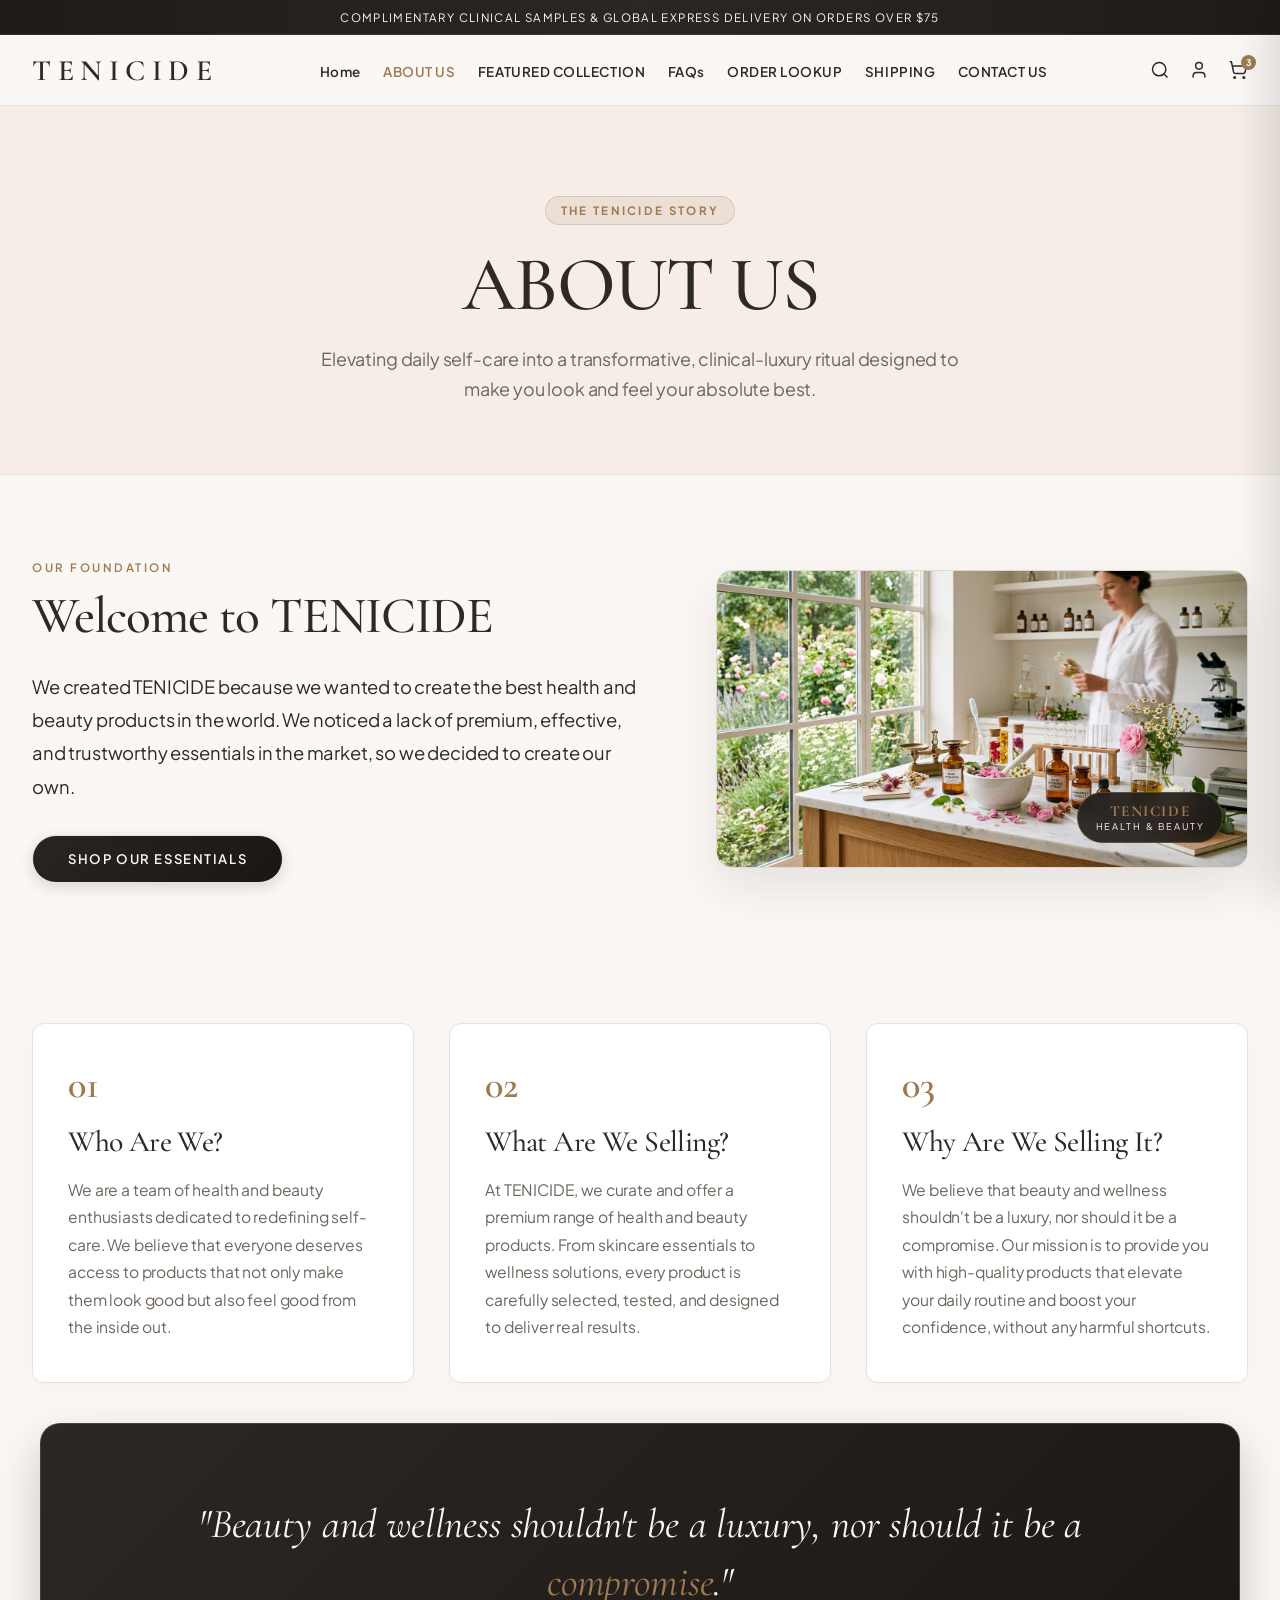
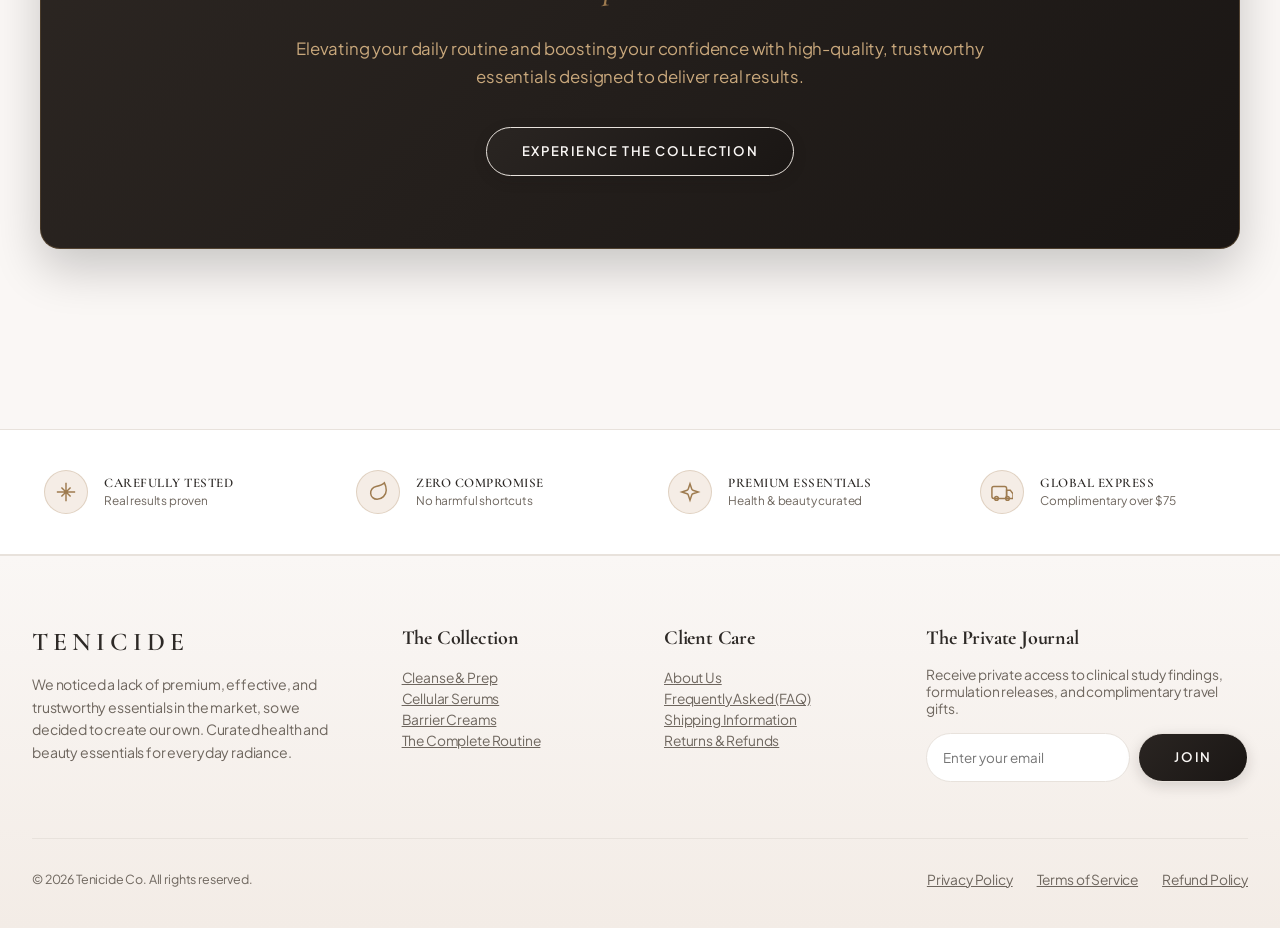
<file: about.html>
<!DOCTYPE html>
<html lang="en">
<head>
  <meta charset="UTF-8">
  <meta name="viewport" content="width=device-width, initial-scale=1.0">
  <title>About Us | TENICIDE - Clinical &amp; Luxury Skincare</title>
  <link rel="preconnect" href="https://fonts.googleapis.com">
  <link rel="preconnect" href="https://fonts.gstatic.com" crossorigin>
  <link href="https://fonts.googleapis.com/css2?family=Cormorant+Garamond:ital,wght@0,300;0,400;0,500;0,600;0,700;1,400;1,600&family=Plus+Jakarta+Sans:wght@300;400;500;600;700&display=swap" rel="stylesheet">
  <link rel="stylesheet" href="assets/luxury-skin-beauty.css">
  <style>
    *, *::before, *::after { box-sizing: border-box; margin: 0; }
    html, body { overflow-x: hidden; max-width: 100vw; width: 100%; }
    body { font-family: var(--lx-font-body); color: var(--lx-text-primary); background: #FAF7F5; -webkit-font-smoothing: antialiased; }
    .page-width { width: 100%; max-width: 1200px; margin: 0 auto; padding: 0 2rem; box-sizing: border-box; }
    .text-center { text-align: center; }

    /* Announcement */
    .announcement { width: 100%; max-width: 100vw; box-sizing: border-box; background: linear-gradient(90deg, #1F1B18 0%, #2D2723 50%, #1F1B18 100%); color: #FAF7F5; text-align: center; font-family: var(--lx-font-body); font-size: 0.72rem; letter-spacing: 0.12em; text-transform: uppercase; padding: 0.6rem 1rem; border-bottom: 1px solid rgba(158,123,79,0.2); }

    /* Header */
    .header { width: 100%; max-width: 100vw; box-sizing: border-box; background: rgba(250,247,245,0.98); backdrop-filter: blur(12px); border-bottom: 1px solid var(--lx-border-subtle); padding: 1.1rem 0; position: sticky; top: 0; z-index: 100; }
    .header__inner { width: 100%; max-width: 100%; min-width: 0; display: flex; justify-content: space-between; align-items: center; box-sizing: border-box; }
    .header__logo { font-family: var(--lx-font-heading); font-size: 1.85rem; font-weight: 600; letter-spacing: 0.22em; color: var(--lx-text-primary); text-decoration: none; }
    .header__nav { display: flex; gap: 1.4rem; list-style: none; padding: 0; align-items: center; min-width: 0; max-width: 100%; }
    .header__link { font-family: var(--lx-font-body); font-size: 0.84rem; font-weight: 600; letter-spacing: 0.04em; text-transform: none; color: var(--lx-text-primary); text-decoration: none; transition: color 0.2s; white-space: nowrap; }
    .header__link:hover, .header__link.active { color: var(--lx-gold-primary); }
    .header__icons { display: flex; align-items: center; gap: 1.2rem; }
    .icon-btn { background: none; border: none; cursor: pointer; color: var(--lx-text-primary); display: flex; align-items: center; position: relative; }
    .cart-count { position: absolute; top: -5px; right: -8px; background: var(--lx-gold-primary); color: #fff; font-size: 9px; font-weight: 700; width: 15px; height: 15px; border-radius: 50%; display: flex; align-items: center; justify-content: center; }

    /* Page Hero */
    .about-hero { background: #F5EDE6; padding: 90px 0 70px; border-bottom: 1px solid var(--lx-border-subtle); text-align: center; }
    .about-hero__kicker { display: inline-flex; align-items: center; gap: 0.5rem; padding: 0.35rem 0.95rem; background: rgba(158,123,79,0.1); border: 1px solid rgba(158,123,79,0.25); border-radius: 9999px; margin-bottom: 1.25rem; }
    .about-hero__kicker-text { font-family: var(--lx-font-body); font-size: 0.72rem; font-weight: 700; letter-spacing: 0.2em; text-transform: uppercase; color: var(--lx-gold-primary); }
    .about-hero__title { font-family: var(--lx-font-heading); font-size: clamp(2.4rem, 6vw, 4.8rem); font-weight: 500; letter-spacing: 0.04em; text-transform: uppercase; color: var(--lx-text-primary); line-height: 1.05; margin-bottom: 1.2rem; }
    .about-hero__sub { font-family: var(--lx-font-body); font-size: 1.12rem; line-height: 1.65; color: var(--lx-text-secondary); max-width: 680px; margin: 0 auto; }

    /* Welcome Section */
    .welcome-section { padding: 80px 0; background: #FAF7F5; }
    .welcome-grid { display: grid; grid-template-columns: 1.15fr 1fr; gap: 4.5rem; align-items: center; }
    .welcome__heading { font-family: var(--lx-font-heading); font-size: clamp(2.2rem, 4vw, 3.2rem); font-weight: 500; color: var(--lx-text-primary); margin-bottom: 1.5rem; line-height: 1.15; }
    .welcome__lead { font-family: var(--lx-font-body); font-size: 1.15rem; line-height: 1.8; color: var(--lx-text-primary); margin-bottom: 1.5rem; font-weight: 400; }
    .welcome__img-frame { border-radius: 16px; overflow: hidden; box-shadow: 0 20px 48px rgba(45,41,38,0.1); border: 1px solid rgba(158,123,79,0.25); position: relative; }
    .welcome__img { width: 100%; height: auto; display: block; object-fit: cover; }
    .welcome__badge { position: absolute; bottom: 1.5rem; right: 1.5rem; background: rgba(31,27,24,0.9); backdrop-filter: blur(8px); color: #FAF7F5; padding: 0.6rem 1.1rem; border-radius: 9999px; border: 1px solid rgba(158,123,79,0.4); text-align: center; }
    .welcome__badge-title { font-family: var(--lx-font-heading); font-size: 0.95rem; font-weight: 700; color: var(--lx-gold-primary); letter-spacing: 0.1em; }
    .welcome__badge-sub { font-size: 0.58rem; letter-spacing: 0.2em; text-transform: uppercase; }

    /* Core Story Pillars */
    .story-section { padding: 60px 0 90px; background: #FAF7F5; }
    .story-cards { display: grid; grid-template-columns: repeat(3, 1fr); gap: 2.2rem; }
    .story-card { background: #FFFFFF; border: 1px solid var(--lx-border-subtle); border-radius: 12px; padding: 2.6rem 2.2rem; box-shadow: 0 4px 20px rgba(45,41,38,0.03); transition: all 0.35s cubic-bezier(0.16,1,0.3,1); display: flex; flex-direction: column; }
    .story-card:hover { transform: translateY(-6px); box-shadow: 0 16px 36px rgba(45,41,38,0.08); border-color: rgba(158,123,79,0.4); }
    .story-card__num { font-family: var(--lx-font-heading); font-size: 2.4rem; font-weight: 600; color: var(--lx-gold-primary); line-height: 1; margin-bottom: 1.25rem; }
    .story-card__title { font-family: var(--lx-font-heading); font-size: 1.85rem; font-weight: 500; color: var(--lx-text-primary); margin-bottom: 1rem; line-height: 1.2; }
    .story-card__body { font-family: var(--lx-font-body); font-size: 0.98rem; line-height: 1.75; color: var(--lx-text-secondary); flex-grow: 1; }

    /* Mission Statement Banner */
    .mission-banner { background: linear-gradient(135deg, #2D2723 0%, #1A1614 100%); color: #FAF7F5; padding: 4.5rem 3rem; border-radius: 20px; border: 1px solid rgba(158,123,79,0.35); box-shadow: 0 20px 48px rgba(0,0,0,0.2); margin: 40px auto 90px; max-width: 1200px; text-align: center; }
    .mission-banner__quote { font-family: var(--lx-font-heading); font-size: clamp(1.8rem, 3.2vw, 2.6rem); font-style: italic; line-height: 1.4; color: #FAF7F5; margin-bottom: 1.5rem; max-width: 900px; margin-left: auto; margin-right: auto; }
    .mission-banner__quote span { color: var(--lx-gold-primary); }
    .mission-banner__desc { font-family: var(--lx-font-body); font-size: 1.05rem; line-height: 1.7; color: #C9A87C; max-width: 750px; margin: 0 auto 2.2rem; }

    /* Trust Section */
    .trust-section { background: #FFF; border-top: 1px solid var(--lx-border-subtle); border-bottom: 1px solid var(--lx-border-subtle); padding: 32px 0; }
    .trust-grid { display: grid; grid-template-columns: repeat(4, 1fr); gap: 2rem; }
    .trust-item { display: flex; align-items: center; gap: 1rem; padding: 0.5rem 0.75rem; }
    .trust-icon { flex-shrink: 0; width: 44px; height: 44px; border-radius: 50%; background: var(--lx-bg-blush); border: 1px solid rgba(158,123,79,0.25); display: flex; align-items: center; justify-content: center; color: var(--lx-gold-primary); }
    .trust-title { font-family: var(--lx-font-body); font-size: 0.82rem; font-weight: 600; letter-spacing: 0.04em; text-transform: uppercase; color: var(--lx-text-primary); margin: 0 0 0.15rem; }
    .trust-sub { font-family: var(--lx-font-body); font-size: 0.74rem; color: var(--lx-text-secondary); margin: 0; line-height: 1.35; }

    /* Footer */
    .site-footer { background: linear-gradient(180deg, #FAF7F5 0%, #F3ECE6 100%); border-top: 1px solid var(--lx-border-subtle); padding: 70px 0 40px; }
    .footer-grid { display: grid; grid-template-columns: 1.5fr 1fr 1fr 1.5fr; gap: 3rem; margin-bottom: 3.5rem; }
    .footer-bottom { border-top: 1px solid var(--lx-border-subtle); padding-top: 2rem; display: flex; justify-content: space-between; align-items: center; font-size: 0.78rem; color: var(--lx-text-secondary); }

    @media (max-width: 989px) {
      .page-width { padding: 0 1.25rem; }
      .welcome-grid { grid-template-columns: 1fr; gap: 2.5rem; }
      .story-cards { grid-template-columns: 1fr; gap: 1.5rem; }
      .story-card { padding: 2rem 1.5rem; }
      .trust-grid { grid-template-columns: repeat(2, 1fr); gap: 1.25rem; }
      .footer-grid { grid-template-columns: 1fr 1fr; gap: 2rem; }
      .mission-banner { padding: 2.8rem 1.4rem; margin: 30px auto 60px; border-radius: 16px; }
      .header__inner { flex-wrap: wrap; gap: 0.8rem; justify-content: space-between; }
      .header__nav {
        order: 3;
        width: 100%;
        max-width: 100%;
        min-width: 0;
        overflow-x: auto;
        -webkit-overflow-scrolling: touch;
        scrollbar-width: none;
        padding: 0.5rem 0.25rem 0.3rem;
        gap: 1.2rem;
      }
      .header__nav::-webkit-scrollbar { display: none; }
    }

    @media (max-width: 640px) {
      .about-hero { padding: 50px 0 40px; }
      .about-hero__title { font-size: 2.3rem; }
      .about-hero__sub { font-size: 0.98rem; }
      .welcome-section { padding: 45px 0; }
      .welcome__heading { font-size: 1.85rem; }
      .welcome__lead { font-size: 1rem; line-height: 1.65; }
      .trust-grid { grid-template-columns: 1fr; gap: 1rem; }
      .footer-grid { grid-template-columns: 1fr; gap: 2.2rem; }
      .footer-bottom { flex-direction: column; gap: 1rem; text-align: center; }
      .mission-banner { padding: 2.2rem 1.1rem; }
      .mission-banner__quote { font-size: 1.35rem; line-height: 1.4; }
      .mission-banner__desc { font-size: 0.88rem; }
    }
  </style>
</head>
<body>
  <!-- Announcement -->
  <div class="announcement">Complimentary Clinical Samples &amp; Global Express Delivery on Orders Over $75</div>

  <!-- Header -->
  <header class="header">
    <div class="page-width header__inner">
      <a href="/" class="header__logo">TENICIDE</a>
      <ul class="header__nav">
        <li><a href="/" class="header__link">Home</a></li>
        <li><a href="about.html" class="header__link active">ABOUT US</a></li>
        <li><a href="collection.html" class="header__link">FEATURED COLLECTION</a></li>
        <li><a href="faq.html" class="header__link">FAQs</a></li>
        <li><a href="shipping.html#tracking" class="header__link">ORDER LOOKUP</a></li>
        <li><a href="shipping.html" class="header__link">SHIPPING</a></li>
        <li><a href="contact.html" class="header__link">CONTACT US</a></li>
      </ul>
      <div class="header__icons">
        <a href="/" class="icon-btn" title="Search"><svg width="20" height="20" viewBox="0 0 24 24" fill="none" stroke="currentColor" stroke-width="1.8"><circle cx="11" cy="11" r="8"/><path d="m21 21-4.3-4.3"/></svg></a>
        <a href="/" class="icon-btn" title="Account"><svg width="20" height="20" viewBox="0 0 24 24" fill="none" stroke="currentColor" stroke-width="1.8"><path d="M19 21v-2a4 4 0 0 0-4-4H9a4 4 0 0 0-4 4v2"/><circle cx="12" cy="7" r="4"/></svg></a>
        <a href="/" class="icon-btn" title="Cart"><svg width="20" height="20" viewBox="0 0 24 24" fill="none" stroke="currentColor" stroke-width="1.8"><circle cx="8" cy="21" r="1"/><circle cx="19" cy="21" r="1"/><path d="M2.05 2.05h2l2.66 12.42a2 2 0 0 0 2 1.58h9.78a2 2 0 0 0 1.95-1.57l1.65-7.43H5.12"/></svg><span class="cart-count">3</span></a>
      </div>
    </div>
  </header>

  <main>
    <!-- Hero Section -->
    <section class="about-hero">
      <div class="page-width">
        <div class="about-hero__kicker">
          <span class="about-hero__kicker-text">The Tenicide Story</span>
        </div>
        <h1 class="about-hero__title">ABOUT US</h1>
        <p class="about-hero__sub">Elevating daily self-care into a transformative, clinical-luxury ritual designed to make you look and feel your absolute best.</p>
      </div>
    </section>

    <!-- Welcome Section -->
    <section class="welcome-section">
      <div class="page-width">
        <div class="welcome-grid">
          <div>
            <span class="luxury-kicker" style="margin-bottom:0.8rem;">OUR FOUNDATION</span>
            <h2 class="welcome__heading">Welcome to TENICIDE</h2>
            <p class="welcome__lead">We created TENICIDE because we wanted to create the best health and beauty products in the world. We noticed a lack of premium, effective, and trustworthy essentials in the market, so we decided to create our own.</p>
            <div style="display:flex;gap:1rem;margin-top:2rem;flex-wrap:wrap;">
              <a href="collection.html" class="button-primary">Shop Our Essentials</a>
            </div>
          </div>
          <div>
            <div class="welcome__img-frame">
              <img src="assets/editorial-about-story.jpg" alt="TENICIDE Botanical &amp; Health Formulation Lab" class="welcome__img">
              <div class="welcome__badge">
                <div class="welcome__badge-title">TENICIDE</div>
                <div class="welcome__badge-sub">HEALTH &amp; BEAUTY</div>
              </div>
            </div>
          </div>
        </div>
      </div>
    </section>

    <!-- 3 Core Questions Section: Who Are We, What Are We Selling, Why Are We Selling It -->
    <section class="story-section">
      <div class="page-width">
        <div class="story-cards">
          <!-- Card 1: Who Are We? -->
          <div class="story-card">
            <div class="story-card__num">01</div>
            <h2 class="story-card__title">Who Are We?</h2>
            <p class="story-card__body">We are a team of health and beauty enthusiasts dedicated to redefining self-care. We believe that everyone deserves access to products that not only make them look good but also feel good from the inside out.</p>
          </div>

          <!-- Card 2: What Are We Selling? -->
          <div class="story-card">
            <div class="story-card__num">02</div>
            <h2 class="story-card__title">What Are We Selling?</h2>
            <p class="story-card__body">At TENICIDE, we curate and offer a premium range of health and beauty products. From skincare essentials to wellness solutions, every product is carefully selected, tested, and designed to deliver real results.</p>
          </div>

          <!-- Card 3: Why Are We Selling It? -->
          <div class="story-card">
            <div class="story-card__num">03</div>
            <h2 class="story-card__title">Why Are We Selling It?</h2>
            <p class="story-card__body">We believe that beauty and wellness shouldn't be a luxury, nor should it be a compromise. Our mission is to provide you with high-quality products that elevate your daily routine and boost your confidence, without any harmful shortcuts.</p>
          </div>
        </div>

        <!-- Mission Banner -->
        <div class="mission-banner">
          <blockquote class="mission-banner__quote">"Beauty and wellness shouldn't be a luxury, nor should it be a <span>compromise</span>."</blockquote>
          <p class="mission-banner__desc">Elevating your daily routine and boosting your confidence with high-quality, trustworthy essentials designed to deliver real results.</p>
          <a href="collection.html" class="button-primary">Experience The Collection</a>
        </div>
      </div>
    </section>

    <!-- Trust Badges -->
    <section class="trust-section">
      <div class="page-width">
        <div class="trust-grid">
          <div class="trust-item"><div class="trust-icon"><svg width="22" height="22" viewBox="0 0 24 24" fill="none" stroke="currentColor" stroke-width="1.6"><path d="M12 2v20M2 12h20M7 7l10 10M17 7L7 17"/></svg></div><div><h4 class="trust-title">Carefully Tested</h4><p class="trust-sub">Real results proven</p></div></div>
          <div class="trust-item"><div class="trust-icon"><svg width="22" height="22" viewBox="0 0 24 24" fill="none" stroke="currentColor" stroke-width="1.6"><path d="M11 20A7 7 0 0 1 9.8 6.1C15.5 5 17 4.48 19 2c1 2 2 4.18 2 8 0 5.5-4.78 10-10 10Z"/></svg></div><div><h4 class="trust-title">Zero Compromise</h4><p class="trust-sub">No harmful shortcuts</p></div></div>
          <div class="trust-item"><div class="trust-icon"><svg width="22" height="22" viewBox="0 0 24 24" fill="none" stroke="currentColor" stroke-width="1.6"><path d="m12 3-1.912 5.813a2 2 0 0 1-1.275 1.275L3 12l5.813 1.912a2 2 0 0 1 1.275 1.275L12 21l1.912-5.813a2 2 0 0 1 1.275-1.275L21 12l-5.813-1.912a2 2 0 0 1-1.275-1.275L12 3Z"/></svg></div><div><h4 class="trust-title">Premium Essentials</h4><p class="trust-sub">Health &amp; beauty curated</p></div></div>
          <div class="trust-item"><div class="trust-icon"><svg width="22" height="22" viewBox="0 0 24 24" fill="none" stroke="currentColor" stroke-width="1.6"><rect width="16" height="13" x="1" y="6" rx="2"/><path d="M17 10h4l3 4v5h-7v-9z"/><circle cx="6" cy="19" r="2"/><circle cx="18" cy="19" r="2"/></svg></div><div><h4 class="trust-title">Global Express</h4><p class="trust-sub">Complimentary over $75</p></div></div>
        </div>
      </div>
    </section>
  </main>

  <!-- Footer -->
  <footer class="site-footer">
    <div class="page-width">
      <div class="footer-grid">
        <div>
          <span style="font-family:var(--lx-font-heading);font-size:1.6rem;letter-spacing:0.2em;font-weight:600;color:var(--lx-text-primary);">TENICIDE</span>
          <p style="font-size:0.88rem;color:var(--lx-text-secondary);line-height:1.6;margin-top:1rem;">We noticed a lack of premium, effective, and trustworthy essentials in the market, so we decided to create our own. Curated health and beauty essentials for everyday radiance.</p>
        </div>
        <div>
          <h4 class="footer__heading">The Collection</h4>
          <p><a href="/#products" class="footer__link">Cleanse &amp; Prep</a></p>
          <p><a href="/#products" class="footer__link">Cellular Serums</a></p>
          <p><a href="/#products" class="footer__link">Barrier Creams</a></p>
          <p><a href="/#routine" class="footer__link">The Complete Routine</a></p>
        </div>
        <div>
          <h4 class="footer__heading">Client Care</h4>
          <p><a href="/about" class="footer__link">About Us</a></p>
          <p><a href="/faq" class="footer__link">Frequently Asked (FAQ)</a></p>
          <p><a href="/shipping" class="footer__link">Shipping Information</a></p>
          <p><a href="/faq" class="footer__link">Returns &amp; Refunds</a></p>
        </div>
        <div>
          <h4 class="footer__heading">The Private Journal</h4>
          <p style="font-size:0.86rem;color:var(--lx-text-secondary);margin-bottom:1rem;">Receive private access to clinical study findings, formulation releases, and complimentary travel gifts.</p>
          <div style="display:flex;gap:0.5rem;flex-wrap:wrap;">
            <input type="email" placeholder="Enter your email" style="padding:0.75rem 1rem;border:1px solid var(--lx-border-subtle);border-radius:9999px;flex:1;min-width:160px;font-family:var(--lx-font-body);font-size:0.84rem;background:#fff;">
            <button class="button-primary" style="padding:0.75rem 1.4rem;">Join</button>
          </div>
        </div>
      </div>
      <div class="footer-bottom">
        <div>&copy; 2026 Tenicide Co. All rights reserved.</div>
        <div style="display:flex;gap:1.5rem;">
          <a href="#" class="footer__link">Privacy Policy</a>
          <a href="#" class="footer__link">Terms of Service</a>
          <a href="#" class="footer__link">Refund Policy</a>
        </div>
      </div>
    </div>
  </footer>
  <script src="assets/luxury-cart.js"></script>
</body>
</html>
</file>
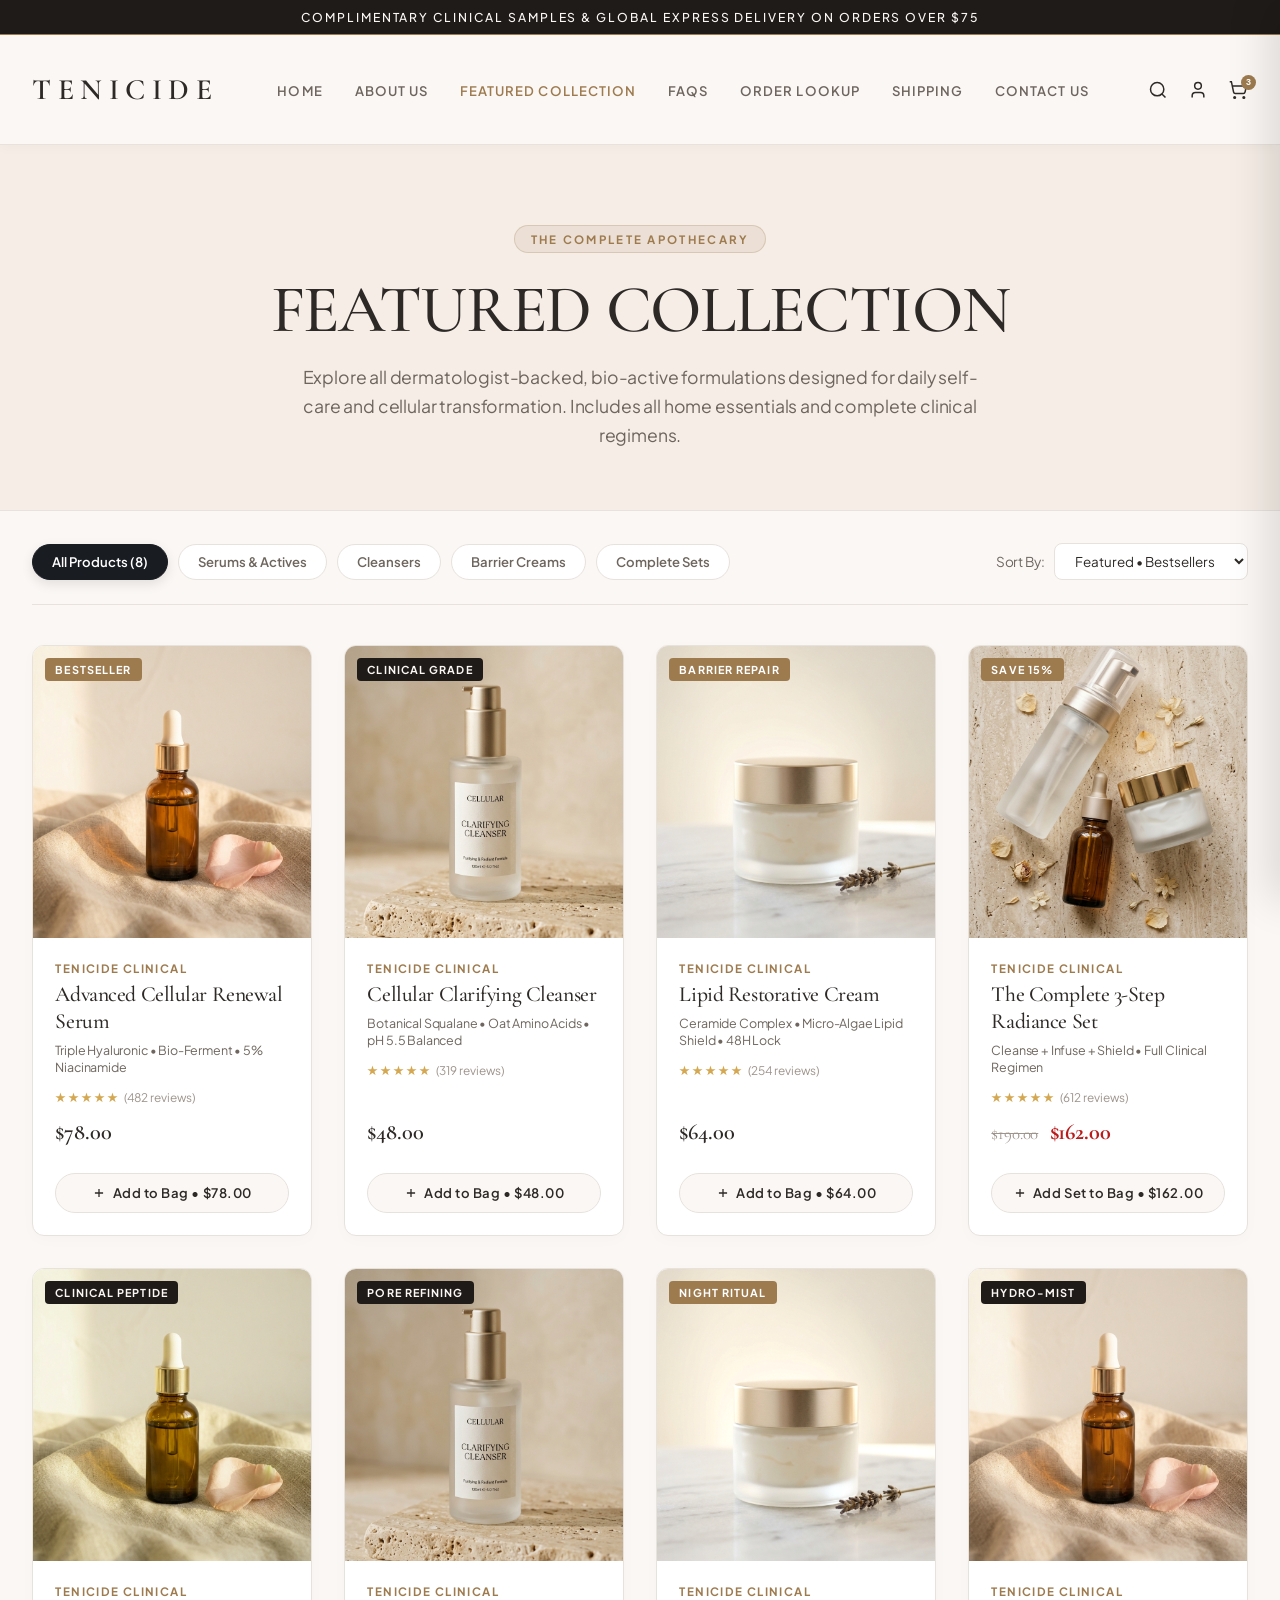
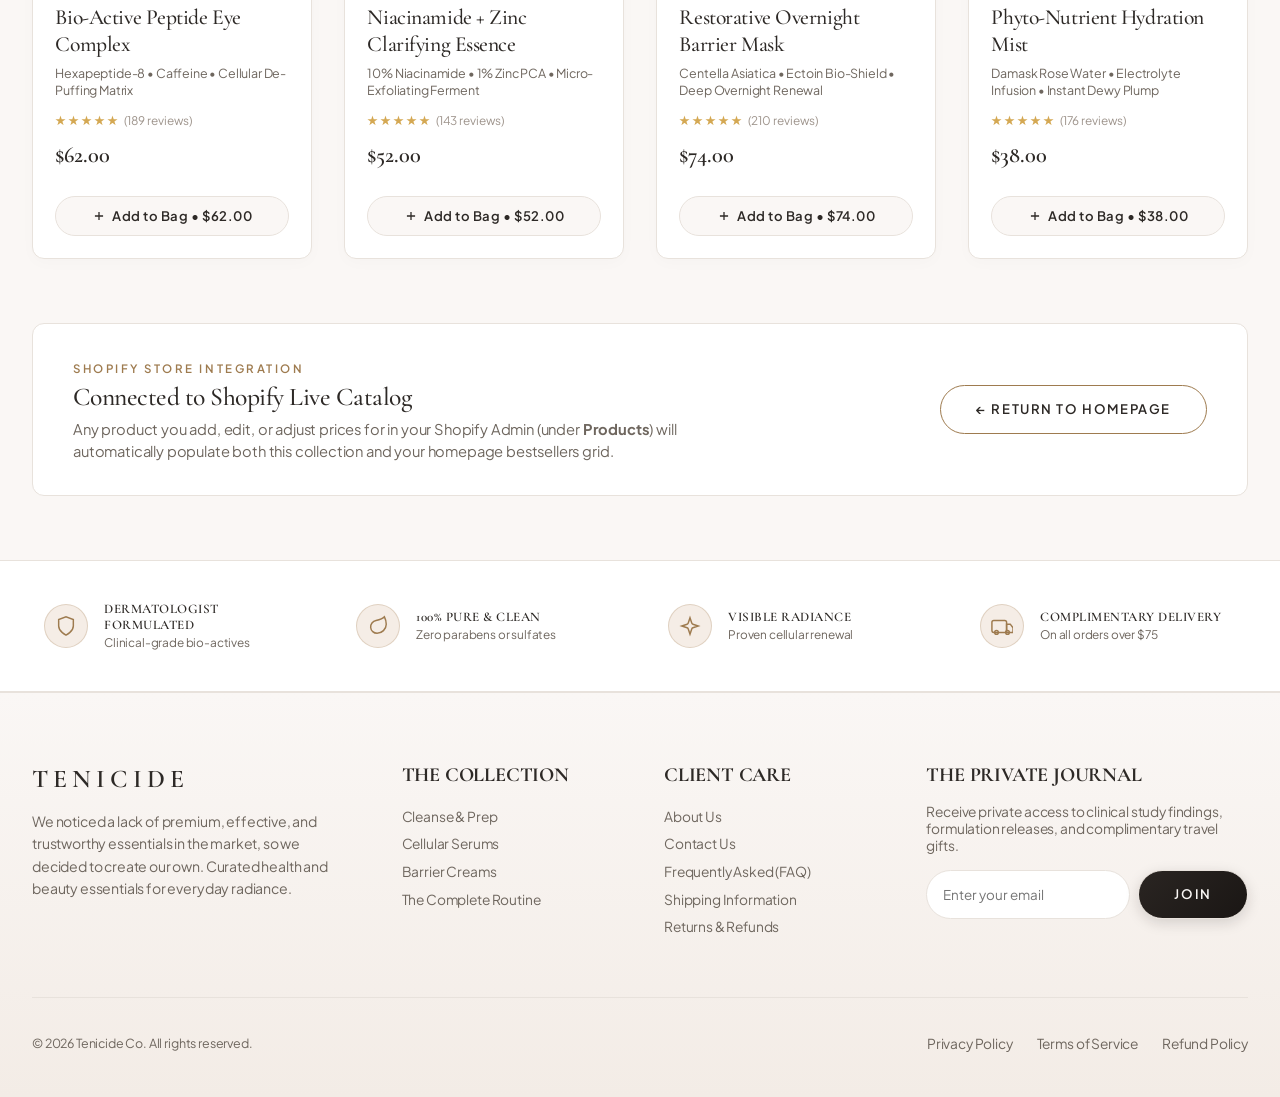
<file: collection.html>
<!DOCTYPE html>
<html lang="en">
<head>
  <meta charset="UTF-8">
  <meta name="viewport" content="width=device-width, initial-scale=1.0">
  <title>Featured Collection — TENICIDE Luxury Skincare & Beauty</title>
  <link rel="preconnect" href="https://fonts.googleapis.com">
  <link rel="preconnect" href="https://fonts.gstatic.com" crossorigin>
  <link href="https://fonts.googleapis.com/css2?family=Cormorant+Garamond:ital,wght@0,300;0,400;0,500;0,600;0,700;1,400;1,600&family=Plus+Jakarta+Sans:wght@300;400;500;600;700&display=swap" rel="stylesheet">
  <link rel="stylesheet" href="assets/luxury-skin-beauty.css">
  <style>
    * { box-sizing: border-box; margin: 0; padding: 0; }
    body { background-color: var(--lx-bg-cream); color: var(--lx-text-primary); font-family: var(--lx-font-body); }
    .page-width { max-width: 1280px; margin: 0 auto; padding: 0 2rem; }

    /* Announcement */
    .announcement { background: #1F1B18; color: #FAF7F5; text-align: center; font-size: 0.76rem; letter-spacing: 0.16em; text-transform: uppercase; padding: 9px 1rem; border-bottom: 1px solid var(--lx-gold-primary); font-weight: 500; }

    /* Header */
    .header { background: #FFF; border-bottom: 1px solid var(--lx-border-subtle); position: sticky; top: 0; z-index: 100; box-shadow: 0 2px 12px rgba(45,41,38,0.03); }
    .header__inner { display: flex; align-items: center; justify-content: space-between; height: 74px; }
    .header__logo { font-family: var(--lx-font-heading); font-size: 1.85rem; font-weight: 600; letter-spacing: 0.22em; text-decoration: none; color: var(--lx-text-primary); }
    .header__nav { display: flex; list-style: none; gap: 2rem; }
    .header__link { font-family: var(--lx-font-body); font-size: 0.82rem; font-weight: 600; letter-spacing: 0.08em; text-transform: uppercase; text-decoration: none; color: var(--lx-text-secondary); transition: color 0.25s; }
    .header__link:hover, .header__link.active { color: var(--lx-gold-primary); }
    .header__icons { display: flex; align-items: center; gap: 1.25rem; }
    .icon-btn { background: none; border: none; cursor: pointer; color: var(--lx-text-primary); display: flex; align-items: center; position: relative; text-decoration: none; }
    .cart-count { position: absolute; top: -5px; right: -8px; background: var(--lx-gold-primary); color: #fff; font-size: 9px; font-weight: 700; width: 15px; height: 15px; border-radius: 50%; display: flex; align-items: center; justify-content: center; }

    /* Hero */
    .collection-hero { background: #F5EDE6; padding: 80px 0 60px; border-bottom: 1px solid var(--lx-border-subtle); text-align: center; }
    .collection-hero__kicker { display: inline-flex; align-items: center; gap: 0.5rem; padding: 0.35rem 0.95rem; background: rgba(158,123,79,0.1); border: 1px solid rgba(158,123,79,0.25); border-radius: 9999px; margin-bottom: 1.25rem; }
    .collection-hero__kicker-text { font-family: var(--lx-font-body); font-size: 0.72rem; font-weight: 700; letter-spacing: 0.2em; text-transform: uppercase; color: var(--lx-gold-primary); }
    .collection-hero__title { font-family: var(--lx-font-heading); font-size: clamp(2.8rem, 5.5vw, 4.2rem); font-weight: 500; letter-spacing: 0.04em; text-transform: uppercase; color: var(--lx-text-primary); line-height: 1.1; margin-bottom: 1rem; }
    .collection-hero__sub { font-family: var(--lx-font-body); font-size: 1.1rem; line-height: 1.65; color: var(--lx-text-secondary); max-width: 680px; margin: 0 auto; }

    /* Filter & Controls Bar */
    .collection-bar { padding: 2rem 0 1.5rem; display: flex; justify-content: space-between; align-items: center; flex-wrap: wrap; gap: 1.25rem; border-bottom: 1px solid var(--lx-border-subtle); margin-bottom: 2.5rem; }
    .filter-tabs { display: flex; gap: 0.6rem; flex-wrap: wrap; }
    .filter-btn {
      background: #FFFFFF;
      border: 1px solid var(--lx-border-subtle);
      border-radius: 9999px;
      padding: 0.55rem 1.2rem;
      font-family: var(--lx-font-body);
      font-size: 0.82rem;
      font-weight: 600;
      color: var(--lx-text-secondary);
      cursor: pointer;
      transition: all 0.25s ease;
    }
    .filter-btn:hover, .filter-btn.active {
      background: #191C21;
      border-color: #191C21;
      color: #FFFFFF;
      box-shadow: 0 4px 12px rgba(0,0,0,0.1);
    }
    .sort-wrap { display: flex; align-items: center; gap: 0.6rem; font-size: 0.85rem; color: var(--lx-text-secondary); }
    .sort-select {
      padding: 0.5rem 1rem;
      border: 1px solid var(--lx-border-subtle);
      border-radius: 8px;
      font-family: var(--lx-font-body);
      font-size: 0.84rem;
      background: #FFFFFF;
      color: var(--lx-text-primary);
      cursor: pointer;
    }

    /* Product Grid */
    .catalog-grid {
      display: grid;
      grid-template-columns: repeat(4, 1fr);
      gap: 2rem;
      margin-bottom: 4rem;
    }

    .pcard {
      background: #FFFFFF;
      border: 1px solid var(--lx-border-subtle);
      border-radius: 12px;
      overflow: hidden;
      display: flex;
      flex-direction: column;
      transition: all 0.35s cubic-bezier(0.16, 1, 0.3, 1);
      box-shadow: 0 4px 16px rgba(45,41,38,0.02);
    }
    .pcard:hover {
      transform: translateY(-5px);
      box-shadow: 0 12px 32px rgba(45,41,38,0.08);
      border-color: rgba(158,123,79,0.4);
    }
    .pcard__media {
      position: relative;
      padding-top: 105%;
      background: #FDFBF7;
      overflow: hidden;
    }
    .pcard__img {
      position: absolute;
      top: 0;
      left: 0;
      width: 100%;
      height: 100%;
      object-fit: cover;
      transition: transform 0.6s cubic-bezier(0.16, 1, 0.3, 1);
    }
    .pcard:hover .pcard__img {
      transform: scale(1.05);
    }
    .pcard__badge {
      position: absolute;
      top: 12px;
      left: 12px;
      background: #1F1B18;
      color: #FAF7F5;
      font-size: 0.68rem;
      font-weight: 700;
      letter-spacing: 0.1em;
      text-transform: uppercase;
      padding: 0.3rem 0.65rem;
      border-radius: 4px;
      z-index: 2;
    }
    .pcard__badge--gold {
      background: var(--lx-gold-primary);
      color: #FFFFFF;
    }
    .pcard__body {
      padding: 1.4rem;
      display: flex;
      flex-direction: column;
      flex: 1;
    }
    .pcard__vendor {
      font-size: 0.72rem;
      text-transform: uppercase;
      letter-spacing: 0.12em;
      color: var(--lx-gold-primary);
      font-weight: 700;
      margin-bottom: 0.35rem;
    }
    .pcard__title {
      font-family: var(--lx-font-heading);
      font-size: 1.35rem;
      font-weight: 600;
      color: var(--lx-text-primary);
      line-height: 1.25;
      margin-bottom: 0.4rem;
    }
    .pcard__desc-tag {
      font-size: 0.78rem;
      color: var(--lx-text-secondary);
      margin-bottom: 0.8rem;
      line-height: 1.4;
    }
    .pcard__stars {
      color: #D4A853;
      font-size: 0.78rem;
      margin-bottom: 0.8rem;
    }
    .pcard__stars-count {
      color: var(--lx-text-muted);
      font-size: 0.74rem;
    }
    .pcard__price-row {
      margin-top: auto;
      display: flex;
      justify-content: space-between;
      align-items: baseline;
      margin-bottom: 0.9rem;
    }
    .pcard__price {
      font-family: var(--lx-font-heading);
      font-size: 1.4rem;
      font-weight: 600;
      color: var(--lx-text-primary);
    }
    .pcard__price del {
      font-size: 1.05rem;
      color: var(--lx-text-muted);
      font-weight: 400;
      margin-right: 0.4rem;
    }
    .pcard__price .sale {
      color: #B91C1C;
    }

    /* Trust Section */
    .trust-section { background: #FFF; border-top: 1px solid var(--lx-border-subtle); border-bottom: 1px solid var(--lx-border-subtle); padding: 32px 0; margin-top: 4rem; }
    .trust-grid { display: grid; grid-template-columns: repeat(4, 1fr); gap: 2rem; }
    .trust-item { display: flex; align-items: center; gap: 1rem; padding: 0.5rem 0.75rem; }
    .trust-icon { flex-shrink: 0; width: 44px; height: 44px; border-radius: 50%; background: var(--lx-bg-blush); border: 1px solid rgba(158,123,79,0.25); display: flex; align-items: center; justify-content: center; color: var(--lx-gold-primary); }
    .trust-title { font-family: var(--lx-font-body); font-size: 0.82rem; font-weight: 600; letter-spacing: 0.04em; text-transform: uppercase; color: var(--lx-text-primary); margin: 0 0 0.15rem; }
    .trust-sub { font-family: var(--lx-font-body); font-size: 0.74rem; color: var(--lx-text-secondary); margin: 0; line-height: 1.35; }

    /* Footer */
    .site-footer { background: linear-gradient(180deg, #FAF7F5 0%, #F3ECE6 100%); border-top: 1px solid var(--lx-border-subtle); padding: 70px 0 40px; }
    .footer-grid { display: grid; grid-template-columns: 1.5fr 1fr 1fr 1.5fr; gap: 3rem; margin-bottom: 3.5rem; }
    .footer__heading { font-family: var(--lx-font-body); font-size: 0.82rem; font-weight: 700; letter-spacing: 0.1em; text-transform: uppercase; color: var(--lx-text-primary); margin-bottom: 1.25rem; }
    .footer__link { color: var(--lx-text-secondary); text-decoration: none; font-size: 0.9rem; line-height: 2; transition: color 0.2s; display: inline-block; }
    .footer__link:hover { color: var(--lx-gold-primary); }
    .footer-bottom { border-top: 1px solid var(--lx-border-subtle); padding-top: 2rem; display: flex; justify-content: space-between; align-items: center; font-size: 0.78rem; color: var(--lx-text-secondary); }

    @media (max-width: 1024px) {
      .catalog-grid { grid-template-columns: repeat(2, 1fr); }
    }

    @media (max-width: 860px) {
      .page-width { padding: 0 1.25rem; }
      .trust-grid { grid-template-columns: repeat(2, 1fr); gap: 1.25rem; }
      .footer-grid { grid-template-columns: 1fr 1fr; gap: 2rem; }
      .header__inner { flex-wrap: wrap; gap: 0.8rem; justify-content: space-between; }
      .header__nav {
        order: 3;
        width: 100%;
        max-width: 100%;
        min-width: 0;
        overflow-x: auto;
        -webkit-overflow-scrolling: touch;
        scrollbar-width: none;
        padding: 0.5rem 0.25rem 0.3rem;
        gap: 1.2rem;
      }
      .header__nav::-webkit-scrollbar { display: none; }
    }

    @media (max-width: 640px) {
      .catalog-grid { grid-template-columns: 1fr; }
      .collection-hero { padding: 50px 0 40px; }
      .collection-hero__title { font-size: 2.3rem; }
      .footer-grid { grid-template-columns: 1fr; gap: 2rem; }
      .footer-bottom { flex-direction: column; gap: 1rem; text-align: center; }
    }
  </style>
</head>
<body>
  <!-- Announcement -->
  <div class="announcement">Complimentary Clinical Samples &amp; Global Express Delivery on Orders Over $75</div>

  <!-- Header -->
  <header class="header">
    <div class="page-width header__inner">
      <a href="preview.html" class="header__logo">TENICIDE</a>
      <ul class="header__nav">
        <li><a href="preview.html" class="header__link">Home</a></li>
        <li><a href="about.html" class="header__link">ABOUT US</a></li>
        <li><a href="collection.html" class="header__link active">FEATURED COLLECTION</a></li>
        <li><a href="faq.html" class="header__link">FAQs</a></li>
        <li><a href="shipping.html#tracking" class="header__link">ORDER LOOKUP</a></li>
        <li><a href="shipping.html" class="header__link">SHIPPING</a></li>
        <li><a href="contact.html" class="header__link">CONTACT US</a></li>
      </ul>
      <div class="header__icons">
        <a href="preview.html" class="icon-btn" title="Search"><svg width="20" height="20" viewBox="0 0 24 24" fill="none" stroke="currentColor" stroke-width="1.8"><circle cx="11" cy="11" r="8"/><path d="m21 21-4.3-4.3"/></svg></a>
        <a href="preview.html" class="icon-btn" title="Account"><svg width="20" height="20" viewBox="0 0 24 24" fill="none" stroke="currentColor" stroke-width="1.8"><path d="M19 21v-2a4 4 0 0 0-4-4H9a4 4 0 0 0-4 4v2"/><circle cx="12" cy="7" r="4"/></svg></a>
        <button class="icon-btn cart-drawer-trigger" id="cart-btn" aria-label="Open Cart" title="Cart" onclick="TenicideCart.open()"><svg width="20" height="20" viewBox="0 0 24 24" fill="none" stroke="currentColor" stroke-width="1.8"><circle cx="8" cy="21" r="1"/><circle cx="19" cy="21" r="1"/><path d="M2.05 2.05h2l2.66 12.42a2 2 0 0 0 2 1.58h9.78a2 2 0 0 0 1.95-1.57l1.65-7.43H5.12"/></svg><span class="cart-count">3</span></button>
      </div>
    </div>
  </header>

  <main>
    <!-- Collection Hero -->
    <section class="collection-hero">
      <div class="page-width">
        <div class="collection-hero__kicker">
          <span class="collection-hero__kicker-text">The Complete Apothecary</span>
        </div>
        <h1 class="collection-hero__title">FEATURED COLLECTION</h1>
        <p class="collection-hero__sub">Explore all dermatologist-backed, bio-active formulations designed for daily self-care and cellular transformation. Includes all home essentials and complete clinical regimens.</p>
      </div>
    </section>

    <!-- Collection Content -->
    <section class="collection-body">
      <div class="page-width">
        
        <!-- Controls & Categories -->
        <div class="collection-bar">
          <div class="filter-tabs">
            <button class="filter-btn active" onclick="filterCategory('all', this)">All Products (8)</button>
            <button class="filter-btn" onclick="filterCategory('serums', this)">Serums &amp; Actives</button>
            <button class="filter-btn" onclick="filterCategory('cleansers', this)">Cleansers</button>
            <button class="filter-btn" onclick="filterCategory('creams', this)">Barrier Creams</button>
            <button class="filter-btn" onclick="filterCategory('sets', this)">Complete Sets</button>
          </div>
          <div class="sort-wrap">
            <label for="sort-select">Sort By:</label>
            <select class="sort-select" id="sort-select" onchange="sortProducts(this.value)">
              <option value="featured">Featured &bull; Bestsellers</option>
              <option value="price-low">Price: Low to High</option>
              <option value="price-high">Price: High to Low</option>
              <option value="rating">Highest Rated</option>
            </select>
          </div>
        </div>

        <!-- Catalog Grid with ALL Products -->
        <div class="catalog-grid" id="catalogGrid">
          
          <!-- Product 1 (From Homepage) -->
          <div class="pcard" data-category="serums" data-price="78.00" data-rating="482">
            <div class="pcard__media">
              <span class="pcard__badge pcard__badge--gold">Bestseller</span>
              <img src="assets/product-serum.jpg" alt="Advanced Cellular Renewal Serum" class="pcard__img">
            </div>
            <div class="pcard__body">
              <span class="pcard__vendor">Tenicide Clinical</span>
              <h3 class="pcard__title">Advanced Cellular Renewal Serum</h3>
              <p class="pcard__desc-tag">Triple Hyaluronic &bull; Bio-Ferment &bull; 5% Niacinamide</p>
              <span class="pcard__stars">★★★★★ <span class="pcard__stars-count">(482 reviews)</span></span>
              <div class="pcard__price-row">
                <div class="pcard__price">$78.00</div>
              </div>
              <button class="pcard__add-btn" onclick="TenicideCart.addItem({id:'serum', title:'Advanced Cellular Renewal Serum', price:78.00, image:'assets/product-serum.jpg', variant:'30ml / 1.0 fl oz'})">
                <svg width="14" height="14" viewBox="0 0 24 24" fill="none" stroke="currentColor" stroke-width="2.2"><line x1="12" y1="5" x2="12" y2="19"></line><line x1="5" y1="12" x2="19" y2="12"></line></svg>
                Add to Bag &bull; $78.00
              </button>
            </div>
          </div>

          <!-- Product 2 (From Homepage) -->
          <div class="pcard" data-category="cleansers" data-price="48.00" data-rating="319">
            <div class="pcard__media">
              <span class="pcard__badge">Clinical Grade</span>
              <img src="assets/product-cleanser.jpg" alt="Cellular Clarifying Cleanser" class="pcard__img">
            </div>
            <div class="pcard__body">
              <span class="pcard__vendor">Tenicide Clinical</span>
              <h3 class="pcard__title">Cellular Clarifying Cleanser</h3>
              <p class="pcard__desc-tag">Botanical Squalane &bull; Oat Amino Acids &bull; pH 5.5 Balanced</p>
              <span class="pcard__stars">★★★★★ <span class="pcard__stars-count">(319 reviews)</span></span>
              <div class="pcard__price-row">
                <div class="pcard__price">$48.00</div>
              </div>
              <button class="pcard__add-btn" onclick="TenicideCart.addItem({id:'cleanser', title:'Cellular Clarifying Cleanser', price:48.00, image:'assets/product-cleanser.jpg', variant:'150ml / 5.1 fl oz'})">
                <svg width="14" height="14" viewBox="0 0 24 24" fill="none" stroke="currentColor" stroke-width="2.2"><line x1="12" y1="5" x2="12" y2="19"></line><line x1="5" y1="12" x2="19" y2="12"></line></svg>
                Add to Bag &bull; $48.00
              </button>
            </div>
          </div>

          <!-- Product 3 (From Homepage) -->
          <div class="pcard" data-category="creams" data-price="64.00" data-rating="254">
            <div class="pcard__media">
              <span class="pcard__badge pcard__badge--gold">Barrier Repair</span>
              <img src="assets/product-cream.jpg" alt="Lipid Restorative Cream" class="pcard__img">
            </div>
            <div class="pcard__body">
              <span class="pcard__vendor">Tenicide Clinical</span>
              <h3 class="pcard__title">Lipid Restorative Cream</h3>
              <p class="pcard__desc-tag">Ceramide Complex &bull; Micro-Algae Lipid Shield &bull; 48H Lock</p>
              <span class="pcard__stars">★★★★★ <span class="pcard__stars-count">(254 reviews)</span></span>
              <div class="pcard__price-row">
                <div class="pcard__price">$64.00</div>
              </div>
              <button class="pcard__add-btn" onclick="TenicideCart.addItem({id:'cream', title:'Lipid Restorative Cream', price:64.00, image:'assets/product-cream.jpg', variant:'50ml / 1.7 fl oz'})">
                <svg width="14" height="14" viewBox="0 0 24 24" fill="none" stroke="currentColor" stroke-width="2.2"><line x1="12" y1="5" x2="12" y2="19"></line><line x1="5" y1="12" x2="19" y2="12"></line></svg>
                Add to Bag &bull; $64.00
              </button>
            </div>
          </div>

          <!-- Product 4 (From Homepage) -->
          <div class="pcard" data-category="sets" data-price="162.00" data-rating="612">
            <div class="pcard__media">
              <span class="pcard__badge pcard__badge--gold">Save 15%</span>
              <img src="assets/product-set-bundle.jpg" alt="The Complete 3-Step Radiance Set" class="pcard__img">
            </div>
            <div class="pcard__body">
              <span class="pcard__vendor">Tenicide Clinical</span>
              <h3 class="pcard__title">The Complete 3-Step Radiance Set</h3>
              <p class="pcard__desc-tag">Cleanse + Infuse + Shield &bull; Full Clinical Regimen</p>
              <span class="pcard__stars">★★★★★ <span class="pcard__stars-count">(612 reviews)</span></span>
              <div class="pcard__price-row">
                <div class="pcard__price"><del>$190.00</del> <span class="sale">$162.00</span></div>
              </div>
              <button class="pcard__add-btn" onclick="TenicideCart.addItem({id:'bundle', title:'The Complete 3-Step Radiance Set', price:162.00, image:'assets/product-set-bundle.jpg', variant:'Full 3-Step Clinical Regimen'})">
                <svg width="14" height="14" viewBox="0 0 24 24" fill="none" stroke="currentColor" stroke-width="2.2"><line x1="12" y1="5" x2="12" y2="19"></line><line x1="5" y1="12" x2="19" y2="12"></line></svg>
                Add Set to Bag &bull; $162.00
              </button>
            </div>
          </div>

          <!-- Product 5 (Extended Collection) -->
          <div class="pcard" data-category="serums" data-price="62.00" data-rating="189">
            <div class="pcard__media">
              <span class="pcard__badge">Clinical Peptide</span>
              <img src="assets/product-serum.jpg" alt="Bio-Active Peptide Eye Complex" class="pcard__img" style="filter: hue-rotate(15deg);">
            </div>
            <div class="pcard__body">
              <span class="pcard__vendor">Tenicide Clinical</span>
              <h3 class="pcard__title">Bio-Active Peptide Eye Complex</h3>
              <p class="pcard__desc-tag">Hexapeptide-8 &bull; Caffeine &bull; Cellular De-Puffing Matrix</p>
              <span class="pcard__stars">★★★★★ <span class="pcard__stars-count">(189 reviews)</span></span>
              <div class="pcard__price-row">
                <div class="pcard__price">$62.00</div>
              </div>
              <button class="pcard__add-btn" onclick="TenicideCart.addItem({id:'eye-complex', title:'Bio-Active Peptide Eye Complex', price:62.00, image:'assets/product-serum.jpg', variant:'15ml / 0.5 fl oz'})">
                <svg width="14" height="14" viewBox="0 0 24 24" fill="none" stroke="currentColor" stroke-width="2.2"><line x1="12" y1="5" x2="12" y2="19"></line><line x1="5" y1="12" x2="19" y2="12"></line></svg>
                Add to Bag &bull; $62.00
              </button>
            </div>
          </div>

          <!-- Product 6 (Extended Collection) -->
          <div class="pcard" data-category="serums" data-price="52.00" data-rating="143">
            <div class="pcard__media">
              <span class="pcard__badge">Pore Refining</span>
              <img src="assets/product-cleanser.jpg" alt="Niacinamide + Zinc Clarifying Essence" class="pcard__img" style="filter: brightness(0.95);">
            </div>
            <div class="pcard__body">
              <span class="pcard__vendor">Tenicide Clinical</span>
              <h3 class="pcard__title">Niacinamide + Zinc Clarifying Essence</h3>
              <p class="pcard__desc-tag">10% Niacinamide &bull; 1% Zinc PCA &bull; Micro-Exfoliating Ferment</p>
              <span class="pcard__stars">★★★★★ <span class="pcard__stars-count">(143 reviews)</span></span>
              <div class="pcard__price-row">
                <div class="pcard__price">$52.00</div>
              </div>
              <button class="pcard__add-btn" onclick="TenicideCart.addItem({id:'essence', title:'Niacinamide + Zinc Clarifying Essence', price:52.00, image:'assets/product-cleanser.jpg', variant:'100ml / 3.4 fl oz'})">
                <svg width="14" height="14" viewBox="0 0 24 24" fill="none" stroke="currentColor" stroke-width="2.2"><line x1="12" y1="5" x2="12" y2="19"></line><line x1="5" y1="12" x2="19" y2="12"></line></svg>
                Add to Bag &bull; $52.00
              </button>
            </div>
          </div>

          <!-- Product 7 (Extended Collection) -->
          <div class="pcard" data-category="creams" data-price="74.00" data-rating="210">
            <div class="pcard__media">
              <span class="pcard__badge pcard__badge--gold">Night Ritual</span>
              <img src="assets/product-cream.jpg" alt="Restorative Overnight Barrier Mask" class="pcard__img" style="filter: contrast(1.05);">
            </div>
            <div class="pcard__body">
              <span class="pcard__vendor">Tenicide Clinical</span>
              <h3 class="pcard__title">Restorative Overnight Barrier Mask</h3>
              <p class="pcard__desc-tag">Centella Asiatica &bull; Ectoin Bio-Shield &bull; Deep Overnight Renewal</p>
              <span class="pcard__stars">★★★★★ <span class="pcard__stars-count">(210 reviews)</span></span>
              <div class="pcard__price-row">
                <div class="pcard__price">$74.00</div>
              </div>
              <button class="pcard__add-btn" onclick="TenicideCart.addItem({id:'overnight-mask', title:'Restorative Overnight Barrier Mask', price:74.00, image:'assets/product-cream.jpg', variant:'60ml / 2.0 fl oz'})">
                <svg width="14" height="14" viewBox="0 0 24 24" fill="none" stroke="currentColor" stroke-width="2.2"><line x1="12" y1="5" x2="12" y2="19"></line><line x1="5" y1="12" x2="19" y2="12"></line></svg>
                Add to Bag &bull; $74.00
              </button>
            </div>
          </div>

          <!-- Product 8 (Extended Collection) -->
          <div class="pcard" data-category="cleansers" data-price="38.00" data-rating="176">
            <div class="pcard__media">
              <span class="pcard__badge">Hydro-Mist</span>
              <img src="assets/product-serum.jpg" alt="Phyto-Nutrient Hydration Mist" class="pcard__img" style="filter: saturate(0.9);">
            </div>
            <div class="pcard__body">
              <span class="pcard__vendor">Tenicide Clinical</span>
              <h3 class="pcard__title">Phyto-Nutrient Hydration Mist</h3>
              <p class="pcard__desc-tag">Damask Rose Water &bull; Electrolyte Infusion &bull; Instant Dewy Plump</p>
              <span class="pcard__stars">★★★★★ <span class="pcard__stars-count">(176 reviews)</span></span>
              <div class="pcard__price-row">
                <div class="pcard__price">$38.00</div>
              </div>
              <button class="pcard__add-btn" onclick="TenicideCart.addItem({id:'mist', title:'Phyto-Nutrient Hydration Mist', price:38.00, image:'assets/product-serum.jpg', variant:'120ml / 4.0 fl oz'})">
                <svg width="14" height="14" viewBox="0 0 24 24" fill="none" stroke="currentColor" stroke-width="2.2"><line x1="12" y1="5" x2="12" y2="19"></line><line x1="5" y1="12" x2="19" y2="12"></line></svg>
                Add to Bag &bull; $38.00
              </button>
            </div>
          </div>

        </div>

        <!-- Shopify Products Integration Notice -->
        <div style="background:#FFFFFF; border:1px solid var(--lx-border-subtle); border-radius:12px; padding:2rem 2.5rem; display:flex; align-items:center; justify-content:space-between; gap:2rem; flex-wrap:wrap; margin-bottom:4rem;">
          <div>
            <span class="luxury-kicker" style="margin-bottom:0.3rem;">SHOPIFY STORE INTEGRATION</span>
            <h3 style="font-family:var(--lx-font-heading); font-size:1.6rem; font-weight:600; color:var(--lx-text-primary); margin-bottom:0.4rem;">Connected to Shopify Live Catalog</h3>
            <p style="font-size:0.92rem; color:var(--lx-text-secondary); line-height:1.5; max-width:650px;">Any product you add, edit, or adjust prices for in your Shopify Admin (under <strong>Products</strong>) will automatically populate both this collection and your homepage bestsellers grid.</p>
          </div>
          <a href="preview.html" class="button-secondary" style="padding:0.75rem 1.6rem;">&larr; Return to Homepage</a>
        </div>

      </div>
    </section>

    <!-- Trust Section -->
    <section class="trust-section">
      <div class="page-width">
        <div class="trust-grid">
          <div class="trust-item"><div class="trust-icon"><svg width="22" height="22" viewBox="0 0 24 24" fill="none" stroke="currentColor" stroke-width="1.6"><path d="M12 22s8-4 8-10V5l-8-3-8 3v7c0 6 8 10 8 10z"/></svg></div><div><h4 class="trust-title">Dermatologist Formulated</h4><p class="trust-sub">Clinical-grade bio-actives</p></div></div>
          <div class="trust-item"><div class="trust-icon"><svg width="22" height="22" viewBox="0 0 24 24" fill="none" stroke="currentColor" stroke-width="1.6"><path d="M11 20A7 7 0 0 1 9.8 6.1C15.5 5 17 4.48 19 2c1 2 2 4.18 2 8 0 5.5-4.78 10-10 10Z"/></svg></div><div><h4 class="trust-title">100% Pure &amp; Clean</h4><p class="trust-sub">Zero parabens or sulfates</p></div></div>
          <div class="trust-item"><div class="trust-icon"><svg width="22" height="22" viewBox="0 0 24 24" fill="none" stroke="currentColor" stroke-width="1.6"><path d="m12 3-1.912 5.813a2 2 0 0 1-1.275 1.275L3 12l5.813 1.912a2 2 0 0 1 1.275 1.275L12 21l1.912-5.813a2 2 0 0 1 1.275-1.275L21 12l-5.813-1.912a2 2 0 0 1-1.275-1.275L12 3Z"/></svg></div><div><h4 class="trust-title">Visible Radiance</h4><p class="trust-sub">Proven cellular renewal</p></div></div>
          <div class="trust-item"><div class="trust-icon"><svg width="22" height="22" viewBox="0 0 24 24" fill="none" stroke="currentColor" stroke-width="1.6"><rect width="16" height="13" x="1" y="6" rx="2"/><path d="M17 10h4l3 4v5h-7v-9z"/><circle cx="6" cy="19" r="2"/><circle cx="18" cy="19" r="2"/></svg></div><div><h4 class="trust-title">Complimentary Delivery</h4><p class="trust-sub">On all orders over $75</p></div></div>
        </div>
      </div>
    </section>
  </main>

  <!-- Footer -->
  <footer class="site-footer">
    <div class="page-width">
      <div class="footer-grid">
        <div>
          <span style="font-family:var(--lx-font-heading);font-size:1.6rem;letter-spacing:0.2em;font-weight:600;color:var(--lx-text-primary);">TENICIDE</span>
          <p style="font-size:0.88rem;color:var(--lx-text-secondary);line-height:1.6;margin-top:1rem;">We noticed a lack of premium, effective, and trustworthy essentials in the market, so we decided to create our own. Curated health and beauty essentials for everyday radiance.</p>
        </div>
        <div>
          <h4 class="footer__heading">The Collection</h4>
          <p><a href="collection.html" class="footer__link">Cleanse &amp; Prep</a></p>
          <p><a href="collection.html" class="footer__link">Cellular Serums</a></p>
          <p><a href="collection.html" class="footer__link">Barrier Creams</a></p>
          <p><a href="collection.html" class="footer__link">The Complete Routine</a></p>
        </div>
        <div>
          <h4 class="footer__heading">Client Care</h4>
          <p><a href="about.html" class="footer__link">About Us</a></p>
          <p><a href="contact.html" class="footer__link">Contact Us</a></p>
          <p><a href="faq.html" class="footer__link">Frequently Asked (FAQ)</a></p>
          <p><a href="shipping.html" class="footer__link">Shipping Information</a></p>
          <p><a href="faq.html" class="footer__link">Returns &amp; Refunds</a></p>
        </div>
        <div>
          <h4 class="footer__heading">The Private Journal</h4>
          <p style="font-size:0.86rem;color:var(--lx-text-secondary);margin-bottom:1rem;">Receive private access to clinical study findings, formulation releases, and complimentary travel gifts.</p>
          <div style="display:flex;gap:0.5rem;flex-wrap:wrap;">
            <input type="email" placeholder="Enter your email" style="padding:0.75rem 1rem;border:1px solid var(--lx-border-subtle);border-radius:9999px;flex:1;min-width:160px;font-family:var(--lx-font-body);font-size:0.84rem;background:#fff;">
            <button class="button-primary" style="padding:0.75rem 1.4rem;">Join</button>
          </div>
        </div>
      </div>
      <div class="footer-bottom">
        <div>&copy; 2026 Tenicide Co. All rights reserved.</div>
        <div style="display:flex;gap:1.5rem;">
          <a href="#" class="footer__link">Privacy Policy</a>
          <a href="#" class="footer__link">Terms of Service</a>
          <a href="#" class="footer__link">Refund Policy</a>
        </div>
      </div>
    </div>
  </footer>

  <script>
    function filterCategory(cat, btn) {
      document.querySelectorAll('.filter-btn').forEach(b => b.classList.remove('active'));
      btn.classList.add('active');

      const cards = document.querySelectorAll('#catalogGrid .pcard');
      cards.forEach(card => {
        if (cat === 'all' || card.dataset.category === cat) {
          card.style.display = 'flex';
        } else {
          card.style.display = 'none';
        }
      });
    }

    function sortProducts(val) {
      const grid = document.getElementById('catalogGrid');
      const cards = Array.from(grid.querySelectorAll('.pcard'));

      if (val === 'price-low') {
        cards.sort((a, b) => parseFloat(a.dataset.price) - parseFloat(b.dataset.price));
      } else if (val === 'price-high') {
        cards.sort((a, b) => parseFloat(b.dataset.price) - parseFloat(a.dataset.price));
      } else if (val === 'rating') {
        cards.sort((a, b) => parseInt(b.dataset.rating) - parseInt(a.dataset.rating));
      }

      cards.forEach(c => grid.appendChild(c));
    }
  </script>
  <script src="assets/luxury-cart.js"></script>
</body>
</html>
</file>
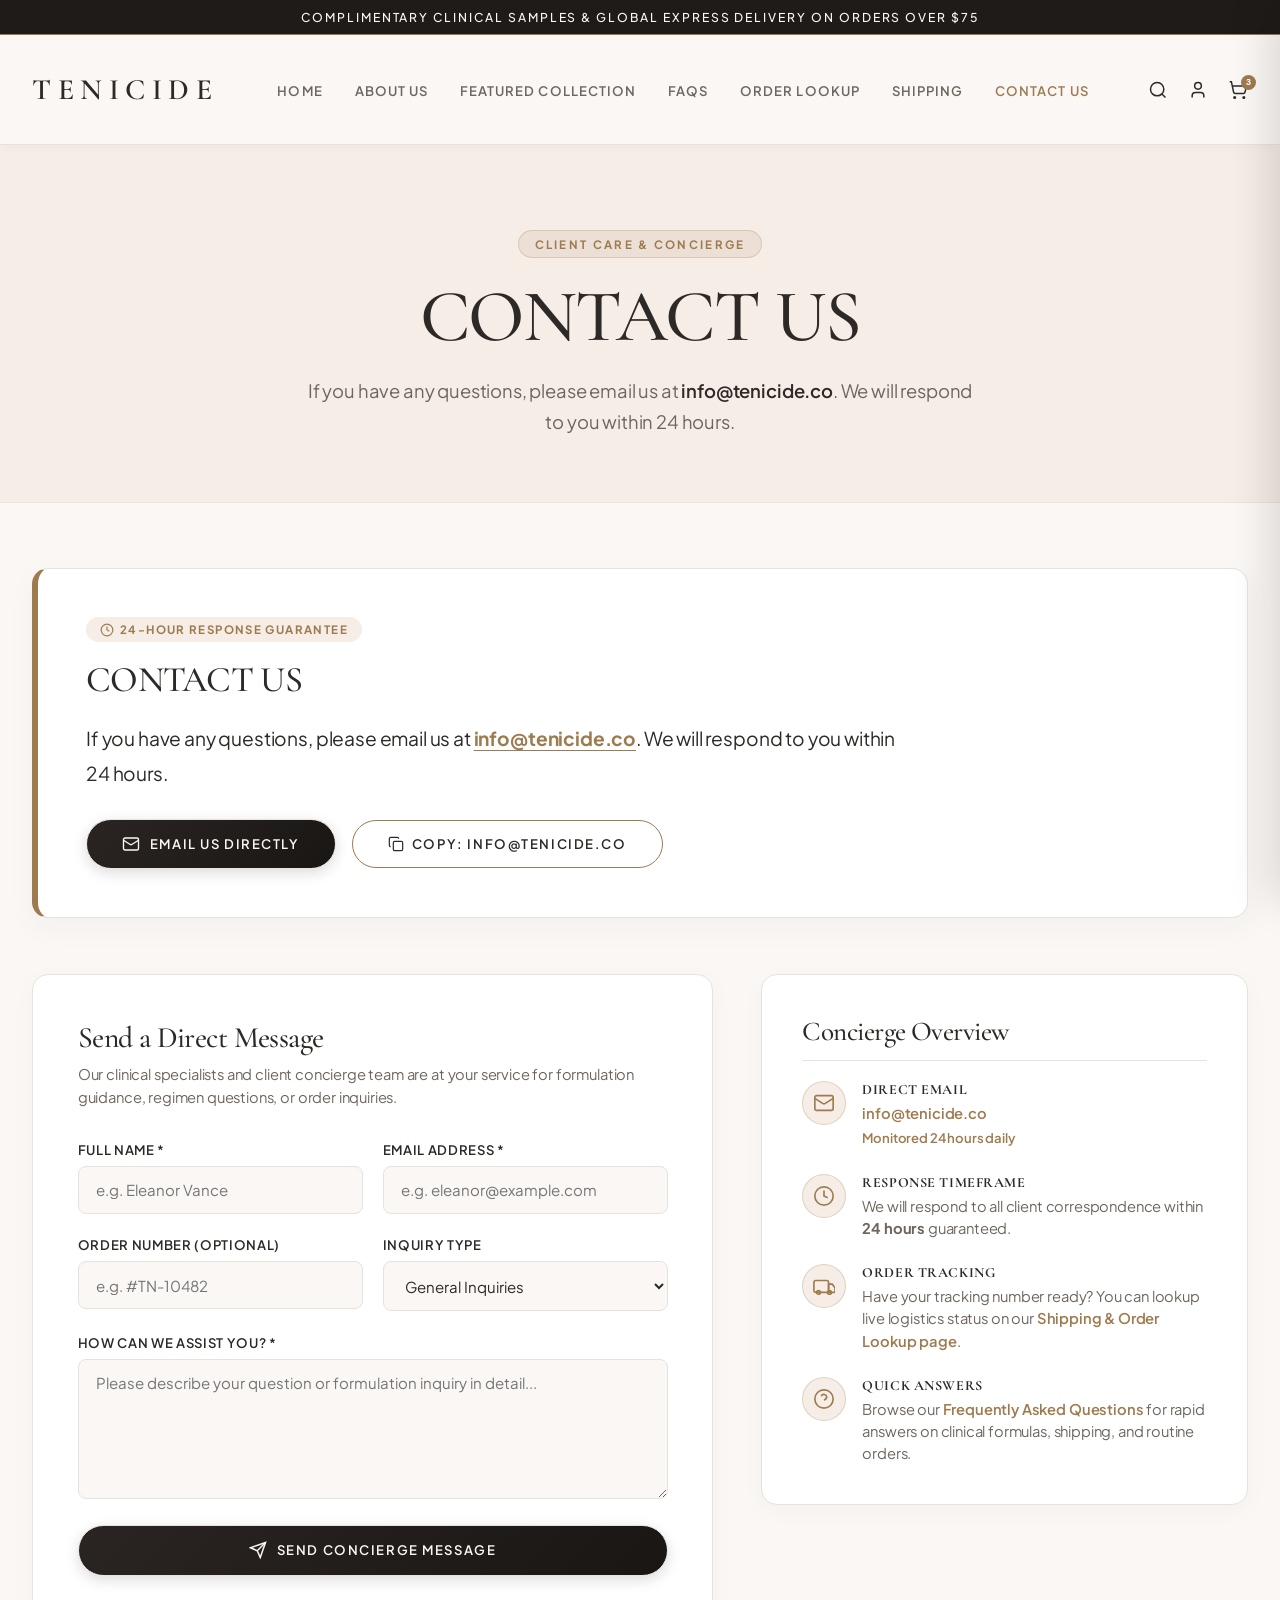
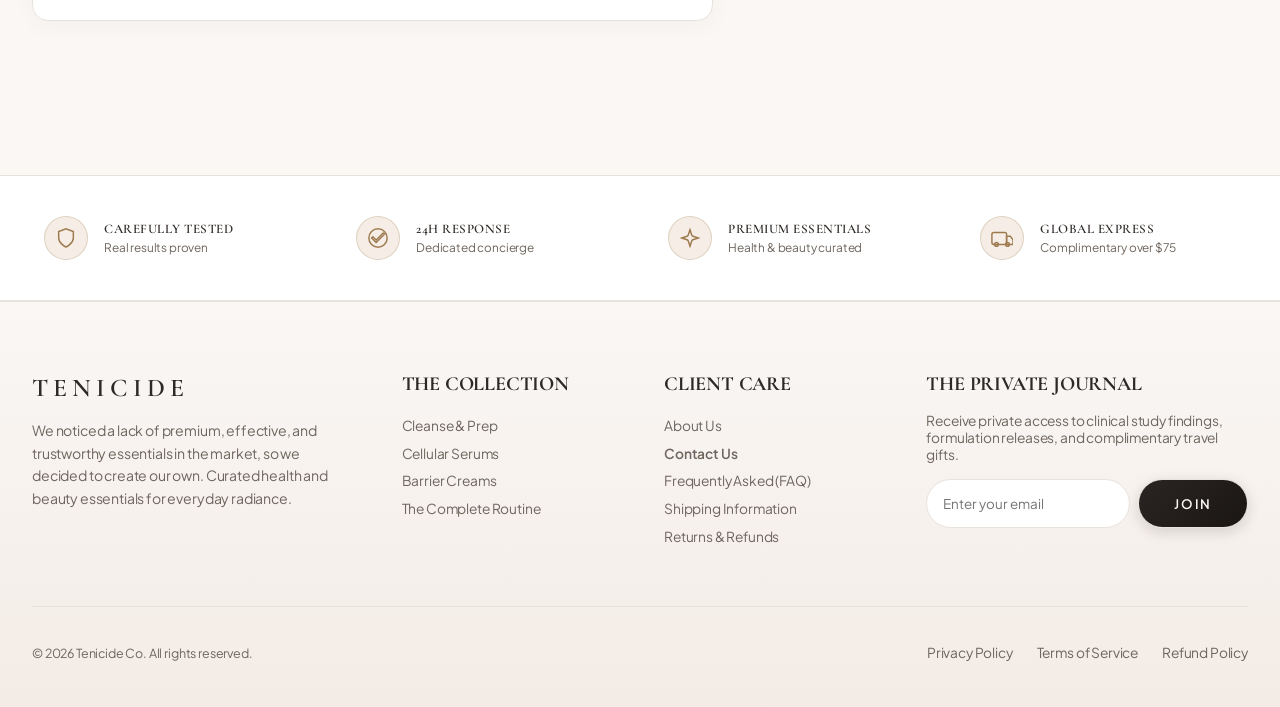
<file: contact.html>
<!DOCTYPE html>
<html lang="en">
<head>
  <meta charset="UTF-8">
  <meta name="viewport" content="width=device-width, initial-scale=1.0">
  <title>Contact Us — TENICIDE Luxury Skincare & Beauty</title>
  <link rel="preconnect" href="https://fonts.googleapis.com">
  <link rel="preconnect" href="https://fonts.gstatic.com" crossorigin>
  <link href="https://fonts.googleapis.com/css2?family=Cormorant+Garamond:ital,wght@0,300;0,400;0,500;0,600;0,700;1,400;1,600&family=Plus+Jakarta+Sans:wght@300;400;500;600;700&display=swap" rel="stylesheet">
  <link rel="stylesheet" href="assets/luxury-skin-beauty.css">
  <style>
    * { box-sizing: border-box; margin: 0; padding: 0; }
    body { background-color: var(--lx-bg-cream); color: var(--lx-text-primary); font-family: var(--lx-font-body); }
    .page-width { max-width: 1280px; margin: 0 auto; padding: 0 2rem; }

    /* Announcement */
    .announcement { background: #1F1B18; color: #FAF7F5; text-align: center; font-size: 0.76rem; letter-spacing: 0.16em; text-transform: uppercase; padding: 9px 1rem; border-bottom: 1px solid var(--lx-gold-primary); font-weight: 500; }

    /* Header */
    .header { background: #FFF; border-bottom: 1px solid var(--lx-border-subtle); position: sticky; top: 0; z-index: 100; box-shadow: 0 2px 12px rgba(45,41,38,0.03); }
    .header__inner { display: flex; align-items: center; justify-content: space-between; height: 74px; }
    .header__logo { font-family: var(--lx-font-heading); font-size: 1.85rem; font-weight: 600; letter-spacing: 0.22em; text-decoration: none; color: var(--lx-text-primary); }
    .header__nav { display: flex; list-style: none; gap: 2rem; }
    .header__link { font-family: var(--lx-font-body); font-size: 0.82rem; font-weight: 600; letter-spacing: 0.08em; text-transform: uppercase; text-decoration: none; color: var(--lx-text-secondary); transition: color 0.25s; }
    .header__link:hover, .header__link.active { color: var(--lx-gold-primary); }
    .header__icons { display: flex; align-items: center; gap: 1.25rem; }
    .icon-btn { background: none; border: none; cursor: pointer; color: var(--lx-text-primary); display: flex; align-items: center; position: relative; text-decoration: none; }
    .cart-count { position: absolute; top: -5px; right: -8px; background: var(--lx-gold-primary); color: #fff; font-size: 9px; font-weight: 700; width: 15px; height: 15px; border-radius: 50%; display: flex; align-items: center; justify-content: center; }

    /* Hero */
    .contact-hero { background: #F5EDE6; padding: 85px 0 65px; border-bottom: 1px solid var(--lx-border-subtle); text-align: center; }
    .contact-hero__kicker { display: inline-flex; align-items: center; gap: 0.5rem; padding: 0.35rem 0.95rem; background: rgba(158,123,79,0.1); border: 1px solid rgba(158,123,79,0.25); border-radius: 9999px; margin-bottom: 1.25rem; }
    .contact-hero__kicker-text { font-family: var(--lx-font-body); font-size: 0.72rem; font-weight: 700; letter-spacing: 0.2em; text-transform: uppercase; color: var(--lx-gold-primary); }
    .contact-hero__title { font-family: var(--lx-font-heading); font-size: clamp(3rem, 6vw, 4.6rem); font-weight: 500; letter-spacing: 0.04em; text-transform: uppercase; color: var(--lx-text-primary); line-height: 1.05; margin-bottom: 1.2rem; }
    .contact-hero__sub { font-family: var(--lx-font-body); font-size: 1.15rem; line-height: 1.7; color: var(--lx-text-secondary); max-width: 680px; margin: 0 auto; }
    .contact-hero__sub strong { color: var(--lx-text-primary); font-weight: 600; }

    /* Primary Notice Card (Exact text from image 2) */
    .contact-body { padding: 65px 0 90px; }
    .primary-notice-card {
      background: #FFFFFF;
      border: 1px solid var(--lx-border-subtle);
      border-radius: 16px;
      padding: 3rem;
      margin-bottom: 3.5rem;
      box-shadow: 0 10px 30px rgba(45,41,38,0.04);
      border-left: 6px solid var(--lx-gold-primary);
      position: relative;
    }
    .primary-notice-pill {
      display: inline-flex;
      align-items: center;
      gap: 0.4rem;
      background: var(--lx-bg-blush);
      color: var(--lx-gold-primary);
      padding: 0.3rem 0.85rem;
      border-radius: 9999px;
      font-size: 0.72rem;
      font-weight: 700;
      letter-spacing: 0.12em;
      text-transform: uppercase;
      margin-bottom: 1rem;
    }
    .primary-notice-title {
      font-family: var(--lx-font-heading);
      font-size: 2.25rem;
      font-weight: 500;
      letter-spacing: 0.04em;
      margin-bottom: 1.25rem;
      color: var(--lx-text-primary);
    }
    .primary-notice-text {
      font-family: var(--lx-font-body);
      font-size: 1.2rem;
      line-height: 1.8;
      color: var(--lx-text-primary);
      max-width: 820px;
      margin-bottom: 1.8rem;
    }
    .primary-notice-text a {
      color: var(--lx-gold-primary);
      font-weight: 700;
      text-decoration: underline;
      text-underline-offset: 4px;
      transition: color 0.2s;
    }
    .primary-notice-text a:hover {
      color: #7A5C35;
    }
    .notice-actions {
      display: flex;
      gap: 1rem;
      flex-wrap: wrap;
      align-items: center;
    }
    .button-primary {
      display: inline-flex;
      align-items: center;
      gap: 0.6rem;
      background: #1F1B18;
      color: #FAF7F5;
      padding: 0.9rem 1.8rem;
      border-radius: 9999px;
      font-family: var(--lx-font-body);
      font-size: 0.85rem;
      font-weight: 600;
      letter-spacing: 0.06em;
      text-decoration: none;
      border: 1px solid #1F1B18;
      cursor: pointer;
      transition: all 0.3s ease;
    }
    .button-primary:hover {
      background: var(--lx-gold-primary);
      border-color: var(--lx-gold-primary);
      transform: translateY(-2px);
      box-shadow: 0 8px 20px rgba(158,123,79,0.25);
    }
    .button-secondary {
      display: inline-flex;
      align-items: center;
      gap: 0.5rem;
      background: transparent;
      color: var(--lx-text-primary);
      padding: 0.9rem 1.6rem;
      border-radius: 9999px;
      font-family: var(--lx-font-body);
      font-size: 0.85rem;
      font-weight: 600;
      letter-spacing: 0.04em;
      border: 1px solid var(--lx-border-subtle);
      cursor: pointer;
      transition: all 0.25s ease;
    }
    .button-secondary:hover {
      background: var(--lx-bg-blush);
      border-color: var(--lx-gold-primary);
      color: var(--lx-gold-primary);
    }

    /* Contact Grid (Form + Concierge Info) */
    .contact-grid {
      display: grid;
      grid-template-columns: 1.4fr 1fr;
      gap: 3rem;
      align-items: start;
    }
    .contact-form-card {
      background: #FFFFFF;
      border: 1px solid var(--lx-border-subtle);
      border-radius: 16px;
      padding: 2.8rem;
      box-shadow: 0 6px 24px rgba(45,41,38,0.03);
    }
    .form-heading {
      font-family: var(--lx-font-heading);
      font-size: 1.85rem;
      font-weight: 500;
      color: var(--lx-text-primary);
      margin-bottom: 0.5rem;
    }
    .form-sub {
      font-size: 0.92rem;
      color: var(--lx-text-secondary);
      margin-bottom: 2rem;
      line-height: 1.55;
    }
    .form-group {
      margin-bottom: 1.4rem;
    }
    .form-label {
      display: block;
      font-size: 0.82rem;
      font-weight: 600;
      letter-spacing: 0.05em;
      text-transform: uppercase;
      color: var(--lx-text-primary);
      margin-bottom: 0.5rem;
    }
    .form-input, .form-textarea, .form-select {
      width: 100%;
      padding: 0.85rem 1.1rem;
      border: 1px solid var(--lx-border-subtle);
      border-radius: 8px;
      font-family: var(--lx-font-body);
      font-size: 0.94rem;
      color: var(--lx-text-primary);
      background: #FAF7F5;
      transition: all 0.2s ease;
    }
    .form-input:focus, .form-textarea:focus, .form-select:focus {
      outline: none;
      background: #FFFFFF;
      border-color: var(--lx-gold-primary);
      box-shadow: 0 0 0 3px rgba(158,123,79,0.15);
    }
    .form-textarea {
      min-height: 140px;
      resize: vertical;
    }
    .form-row {
      display: grid;
      grid-template-columns: 1fr 1fr;
      gap: 1.25rem;
    }

    /* Concierge Info Side */
    .concierge-card {
      background: #FFFFFF;
      border: 1px solid var(--lx-border-subtle);
      border-radius: 16px;
      padding: 2.5rem;
      box-shadow: 0 6px 24px rgba(45,41,38,0.03);
    }
    .concierge-card__title {
      font-family: var(--lx-font-heading);
      font-size: 1.7rem;
      font-weight: 500;
      color: var(--lx-text-primary);
      margin-bottom: 1.25rem;
      padding-bottom: 0.75rem;
      border-bottom: 1px solid var(--lx-border-subtle);
    }
    .concierge-item {
      display: flex;
      gap: 1rem;
      margin-bottom: 1.6rem;
      align-items: flex-start;
    }
    .concierge-item:last-child {
      margin-bottom: 0;
    }
    .concierge-icon {
      flex-shrink: 0;
      width: 44px;
      height: 44px;
      border-radius: 50%;
      background: var(--lx-bg-blush);
      border: 1px solid rgba(158,123,79,0.25);
      display: flex;
      align-items: center;
      justify-content: center;
      color: var(--lx-gold-primary);
    }
    .concierge-item__title {
      font-size: 0.88rem;
      font-weight: 700;
      letter-spacing: 0.04em;
      text-transform: uppercase;
      color: var(--lx-text-primary);
      margin-bottom: 0.25rem;
    }
    .concierge-item__desc {
      font-size: 0.92rem;
      color: var(--lx-text-secondary);
      line-height: 1.5;
    }
    .concierge-item__desc a {
      color: var(--lx-gold-primary);
      text-decoration: none;
      font-weight: 600;
    }
    .concierge-item__desc a:hover {
      text-decoration: underline;
    }

    /* Trust Section */
    .trust-section { background: #FFF; border-top: 1px solid var(--lx-border-subtle); border-bottom: 1px solid var(--lx-border-subtle); padding: 32px 0; margin-top: 4rem; }
    .trust-grid { display: grid; grid-template-columns: repeat(4, 1fr); gap: 2rem; }
    .trust-item { display: flex; align-items: center; gap: 1rem; padding: 0.5rem 0.75rem; }
    .trust-icon { flex-shrink: 0; width: 44px; height: 44px; border-radius: 50%; background: var(--lx-bg-blush); border: 1px solid rgba(158,123,79,0.25); display: flex; align-items: center; justify-content: center; color: var(--lx-gold-primary); }
    .trust-title { font-family: var(--lx-font-body); font-size: 0.82rem; font-weight: 600; letter-spacing: 0.04em; text-transform: uppercase; color: var(--lx-text-primary); margin: 0 0 0.15rem; }
    .trust-sub { font-family: var(--lx-font-body); font-size: 0.74rem; color: var(--lx-text-secondary); margin: 0; line-height: 1.35; }

    /* Footer */
    .site-footer { background: linear-gradient(180deg, #FAF7F5 0%, #F3ECE6 100%); border-top: 1px solid var(--lx-border-subtle); padding: 70px 0 40px; }
    .footer-grid { display: grid; grid-template-columns: 1.5fr 1fr 1fr 1.5fr; gap: 3rem; margin-bottom: 3.5rem; }
    .footer__heading { font-family: var(--lx-font-body); font-size: 0.82rem; font-weight: 700; letter-spacing: 0.1em; text-transform: uppercase; color: var(--lx-text-primary); margin-bottom: 1.25rem; }
    .footer__link { color: var(--lx-text-secondary); text-decoration: none; font-size: 0.9rem; line-height: 2; transition: color 0.2s; display: inline-block; }
    .footer__link:hover { color: var(--lx-gold-primary); }
    .footer-bottom { border-top: 1px solid var(--lx-border-subtle); padding-top: 2rem; display: flex; justify-content: space-between; align-items: center; font-size: 0.78rem; color: var(--lx-text-secondary); }

    /* Alert / Toast */
    .toast-msg {
      position: fixed;
      bottom: 2rem;
      right: 2rem;
      background: #1F1B18;
      color: #FAF7F5;
      padding: 0.9rem 1.5rem;
      border-radius: 8px;
      font-size: 0.88rem;
      box-shadow: 0 10px 30px rgba(0,0,0,0.25);
      border-left: 4px solid var(--lx-gold-primary);
      display: none;
      z-index: 1000;
      animation: fadeIn 0.3s ease;
    }
    @keyframes fadeIn { from { opacity: 0; transform: translateY(10px); } to { opacity: 1; transform: translateY(0); } }

    @media (max-width: 860px) {
      .page-width { padding: 0 1.25rem; }
      .contact-grid { grid-template-columns: 1fr; }
      .trust-grid { grid-template-columns: repeat(2, 1fr); gap: 1.25rem; }
      .footer-grid { grid-template-columns: 1fr 1fr; gap: 2rem; }
      .form-row { grid-template-columns: 1fr; }
      .primary-notice-card { padding: 2rem 1.5rem; }
      .header__inner { flex-wrap: wrap; gap: 0.8rem; justify-content: space-between; }
      .header__nav {
        order: 3;
        width: 100%;
        max-width: 100%;
        min-width: 0;
        overflow-x: auto;
        -webkit-overflow-scrolling: touch;
        scrollbar-width: none;
        padding: 0.5rem 0.25rem 0.3rem;
        gap: 1.2rem;
      }
      .header__nav::-webkit-scrollbar { display: none; }
    }

    @media (max-width: 640px) {
      .contact-hero { padding: 50px 0 40px; }
      .contact-hero__title { font-size: 2.4rem; }
      .primary-notice-title { font-size: 1.8rem; }
      .primary-notice-text { font-size: 1.05rem; }
      .contact-form-card { padding: 1.8rem 1.25rem; }
      .footer-grid { grid-template-columns: 1fr; gap: 2rem; }
      .footer-bottom { flex-direction: column; gap: 1rem; text-align: center; }
    }
  </style>
</head>
<body>
  <!-- Announcement -->
  <div class="announcement">Complimentary Clinical Samples &amp; Global Express Delivery on Orders Over $75</div>

  <!-- Header -->
  <header class="header">
    <div class="page-width header__inner">
      <a href="preview.html" class="header__logo">TENICIDE</a>
      <ul class="header__nav">
        <li><a href="preview.html" class="header__link">Home</a></li>
        <li><a href="about.html" class="header__link">ABOUT US</a></li>
        <li><a href="collection.html" class="header__link">FEATURED COLLECTION</a></li>
        <li><a href="faq.html" class="header__link">FAQs</a></li>
        <li><a href="shipping.html#tracking" class="header__link">ORDER LOOKUP</a></li>
        <li><a href="shipping.html" class="header__link">SHIPPING</a></li>
        <li><a href="contact.html" class="header__link active">CONTACT US</a></li>
      </ul>
      <div class="header__icons">
        <a href="preview.html" class="icon-btn" title="Search"><svg width="20" height="20" viewBox="0 0 24 24" fill="none" stroke="currentColor" stroke-width="1.8"><circle cx="11" cy="11" r="8"/><path d="m21 21-4.3-4.3"/></svg></a>
        <a href="preview.html" class="icon-btn" title="Account"><svg width="20" height="20" viewBox="0 0 24 24" fill="none" stroke="currentColor" stroke-width="1.8"><path d="M19 21v-2a4 4 0 0 0-4-4H9a4 4 0 0 0-4 4v2"/><circle cx="12" cy="7" r="4"/></svg></a>
        <button class="icon-btn cart-drawer-trigger" id="cart-btn" aria-label="Open Cart" title="Cart" onclick="TenicideCart.open()"><svg width="20" height="20" viewBox="0 0 24 24" fill="none" stroke="currentColor" stroke-width="1.8"><circle cx="8" cy="21" r="1"/><circle cx="19" cy="21" r="1"/><path d="M2.05 2.05h2l2.66 12.42a2 2 0 0 0 2 1.58h9.78a2 2 0 0 0 1.95-1.57l1.65-7.43H5.12"/></svg><span class="cart-count">3</span></button>
      </div>
    </div>
  </header>

  <main>
    <!-- Hero Section -->
    <section class="contact-hero">
      <div class="page-width">
        <div class="contact-hero__kicker">
          <span class="contact-hero__kicker-text">Client Care &amp; Concierge</span>
        </div>
        <h1 class="contact-hero__title">CONTACT US</h1>
        <p class="contact-hero__sub">If you have any questions, please email us at <strong>info@tenicide.co</strong>. We will respond to you within 24 hours.</p>
      </div>
    </section>

    <!-- Main Content Section -->
    <section class="contact-body">
      <div class="page-width">
        
        <!-- Primary Notice Card matching Image 2 perfectly -->
        <div class="primary-notice-card">
          <div class="primary-notice-pill">
            <svg width="14" height="14" viewBox="0 0 24 24" fill="none" stroke="currentColor" stroke-width="2"><circle cx="12" cy="12" r="10"/><polyline points="12 6 12 12 16 14"/></svg>
            24-Hour Response Guarantee
          </div>
          <h2 class="primary-notice-title">CONTACT US</h2>
          <p class="primary-notice-text">
            If you have any questions, please email us at <a href="mailto:info@tenicide.co">info@tenicide.co</a>. We will respond to you within 24 hours.
          </p>
          <div class="notice-actions">
            <a href="mailto:info@tenicide.co" class="button-primary">
              <svg width="18" height="18" viewBox="0 0 24 24" fill="none" stroke="currentColor" stroke-width="1.8"><rect width="20" height="16" x="2" y="4" rx="2"/><path d="m22 7-8.97 5.7a1.94 1.94 0 0 1-2.06 0L2 7"/></svg>
              Email Us Directly
            </a>
            <button class="button-secondary" onclick="copyEmail()">
              <svg width="16" height="16" viewBox="0 0 24 24" fill="none" stroke="currentColor" stroke-width="1.8"><rect width="14" height="14" x="8" y="8" rx="2" ry="2"/><path d="M4 16c-1.1 0-2-.9-2-2V4c0-1.1.9-2 2-2h10c1.1 0 2 .9 2 2"/></svg>
              Copy: info@tenicide.co
            </button>
          </div>
        </div>

        <!-- Contact Grid: Interactive Form & Concierge Information -->
        <div class="contact-grid">
          <!-- Contact Form -->
          <div class="contact-form-card">
            <h3 class="form-heading">Send a Direct Message</h3>
            <p class="form-sub">Our clinical specialists and client concierge team are at your service for formulation guidance, regimen questions, or order inquiries.</p>
            
            <form id="contactForm" onsubmit="handleFormSubmit(event)">
              <div class="form-row">
                <div class="form-group">
                  <label class="form-label" for="contactName">Full Name *</label>
                  <input class="form-input" type="text" id="contactName" placeholder="e.g. Eleanor Vance" required>
                </div>
                <div class="form-group">
                  <label class="form-label" for="contactEmail">Email Address *</label>
                  <input class="form-input" type="email" id="contactEmail" placeholder="e.g. eleanor@example.com" required>
                </div>
              </div>

              <div class="form-row">
                <div class="form-group">
                  <label class="form-label" for="contactOrder">Order Number (Optional)</label>
                  <input class="form-input" type="text" id="contactOrder" placeholder="e.g. #TN-10482">
                </div>
                <div class="form-group">
                  <label class="form-label" for="contactTopic">Inquiry Type</label>
                  <select class="form-select" id="contactTopic">
                    <option value="general">General Inquiries</option>
                    <option value="order">Order &amp; Delivery Tracking</option>
                    <option value="consultation">Bespoke Skin Diagnostic</option>
                    <option value="returns">Returns &amp; Satisfaction Guarantee</option>
                    <option value="press">Press &amp; Wholesale</option>
                  </select>
                </div>
              </div>

              <div class="form-group">
                <label class="form-label" for="contactMessage">How Can We Assist You? *</label>
                <textarea class="form-textarea" id="contactMessage" placeholder="Please describe your question or formulation inquiry in detail..." required></textarea>
              </div>

              <button type="submit" class="button-primary" style="width:100%; justify-content:center; padding:1rem;">
                <svg width="18" height="18" viewBox="0 0 24 24" fill="none" stroke="currentColor" stroke-width="2"><line x1="22" y1="2" x2="11" y2="13"/><polygon points="22 2 15 22 11 13 2 9 22 2"/></svg>
                Send Concierge Message
              </button>
            </form>
          </div>

          <!-- Concierge Info -->
          <div class="concierge-card">
            <h3 class="concierge-card__title">Concierge Overview</h3>

            <div class="concierge-item">
              <div class="concierge-icon">
                <svg width="22" height="22" viewBox="0 0 24 24" fill="none" stroke="currentColor" stroke-width="1.8"><rect width="20" height="16" x="2" y="4" rx="2"/><path d="m22 7-8.97 5.7a1.94 1.94 0 0 1-2.06 0L2 7"/></svg>
              </div>
              <div>
                <h4 class="concierge-item__title">Direct Email</h4>
                <p class="concierge-item__desc"><a href="mailto:info@tenicide.co">info@tenicide.co</a></p>
                <p class="concierge-item__desc" style="font-size:0.82rem; margin-top:0.25rem; color:var(--lx-gold-primary); font-weight:600;">Monitored 24 hours daily</p>
              </div>
            </div>

            <div class="concierge-item">
              <div class="concierge-icon">
                <svg width="22" height="22" viewBox="0 0 24 24" fill="none" stroke="currentColor" stroke-width="1.8"><circle cx="12" cy="12" r="10"/><polyline points="12 6 12 12 16 14"/></svg>
              </div>
              <div>
                <h4 class="concierge-item__title">Response Timeframe</h4>
                <p class="concierge-item__desc">We will respond to all client correspondence within <strong>24 hours</strong> guaranteed.</p>
              </div>
            </div>

            <div class="concierge-item">
              <div class="concierge-icon">
                <svg width="22" height="22" viewBox="0 0 24 24" fill="none" stroke="currentColor" stroke-width="1.8"><rect width="16" height="13" x="1" y="6" rx="2"/><path d="M17 10h4l3 4v5h-7v-9z"/><circle cx="6" cy="19" r="2"/><circle cx="18" cy="19" r="2"/></svg>
              </div>
              <div>
                <h4 class="concierge-item__title">Order Tracking</h4>
                <p class="concierge-item__desc">Have your tracking number ready? You can lookup live logistics status on our <a href="shipping.html#tracking">Shipping &amp; Order Lookup page</a>.</p>
              </div>
            </div>

            <div class="concierge-item">
              <div class="concierge-icon">
                <svg width="22" height="22" viewBox="0 0 24 24" fill="none" stroke="currentColor" stroke-width="1.8"><circle cx="12" cy="12" r="10"/><path d="M9.09 9a3 3 0 0 1 5.83 1c0 2-3 3-3 3"/><line x1="12" y1="17" x2="12.01" y2="17"/></svg>
              </div>
              <div>
                <h4 class="concierge-item__title">Quick Answers</h4>
                <p class="concierge-item__desc">Browse our <a href="faq.html">Frequently Asked Questions</a> for rapid answers on clinical formulas, shipping, and routine orders.</p>
              </div>
            </div>
          </div>
        </div>

      </div>
    </section>

    <!-- Trust Badges Section -->
    <section class="trust-section">
      <div class="page-width">
        <div class="trust-grid">
          <div class="trust-item"><div class="trust-icon"><svg width="22" height="22" viewBox="0 0 24 24" fill="none" stroke="currentColor" stroke-width="1.6"><path d="M12 22s8-4 8-10V5l-8-3-8 3v7c0 6 8 10 8 10z"/></svg></div><div><h4 class="trust-title">Carefully Tested</h4><p class="trust-sub">Real results proven</p></div></div>
          <div class="trust-item"><div class="trust-icon"><svg width="22" height="22" viewBox="0 0 24 24" fill="none" stroke="currentColor" stroke-width="1.6"><path d="M12 2a10 10 0 1 0 10 10A10 10 0 0 0 12 2zm-2 15-5-5 1.41-1.41L10 14.17l7.59-7.59L19 8l-9 9z"/></svg></div><div><h4 class="trust-title">24H Response</h4><p class="trust-sub">Dedicated concierge</p></div></div>
          <div class="trust-item"><div class="trust-icon"><svg width="22" height="22" viewBox="0 0 24 24" fill="none" stroke="currentColor" stroke-width="1.6"><path d="m12 3-1.912 5.813a2 2 0 0 1-1.275 1.275L3 12l5.813 1.912a2 2 0 0 1 1.275 1.275L12 21l1.912-5.813a2 2 0 0 1 1.275-1.275L21 12l-5.813-1.912a2 2 0 0 1-1.275-1.275L12 3Z"/></svg></div><div><h4 class="trust-title">Premium Essentials</h4><p class="trust-sub">Health &amp; beauty curated</p></div></div>
          <div class="trust-item"><div class="trust-icon"><svg width="22" height="22" viewBox="0 0 24 24" fill="none" stroke="currentColor" stroke-width="1.6"><rect width="16" height="13" x="1" y="6" rx="2"/><path d="M17 10h4l3 4v5h-7v-9z"/><circle cx="6" cy="19" r="2"/><circle cx="18" cy="19" r="2"/></svg></div><div><h4 class="trust-title">Global Express</h4><p class="trust-sub">Complimentary over $75</p></div></div>
        </div>
      </div>
    </section>
  </main>

  <!-- Footer -->
  <footer class="site-footer">
    <div class="page-width">
      <div class="footer-grid">
        <div>
          <span style="font-family:var(--lx-font-heading);font-size:1.6rem;letter-spacing:0.2em;font-weight:600;color:var(--lx-text-primary);">TENICIDE</span>
          <p style="font-size:0.88rem;color:var(--lx-text-secondary);line-height:1.6;margin-top:1rem;">We noticed a lack of premium, effective, and trustworthy essentials in the market, so we decided to create our own. Curated health and beauty essentials for everyday radiance.</p>
        </div>
        <div>
          <h4 class="footer__heading">The Collection</h4>
          <p><a href="preview.html#products" class="footer__link">Cleanse &amp; Prep</a></p>
          <p><a href="preview.html#products" class="footer__link">Cellular Serums</a></p>
          <p><a href="preview.html#products" class="footer__link">Barrier Creams</a></p>
          <p><a href="preview.html#routine" class="footer__link">The Complete Routine</a></p>
        </div>
        <div>
          <h4 class="footer__heading">Client Care</h4>
          <p><a href="about.html" class="footer__link">About Us</a></p>
          <p><a href="contact.html" class="footer__link" style="color:var(--lx-gold-primary);font-weight:600;">Contact Us</a></p>
          <p><a href="faq.html" class="footer__link">Frequently Asked (FAQ)</a></p>
          <p><a href="shipping.html" class="footer__link">Shipping Information</a></p>
          <p><a href="faq.html" class="footer__link">Returns &amp; Refunds</a></p>
        </div>
        <div>
          <h4 class="footer__heading">The Private Journal</h4>
          <p style="font-size:0.86rem;color:var(--lx-text-secondary);margin-bottom:1rem;">Receive private access to clinical study findings, formulation releases, and complimentary travel gifts.</p>
          <div style="display:flex;gap:0.5rem;flex-wrap:wrap;">
            <input type="email" placeholder="Enter your email" style="padding:0.75rem 1rem;border:1px solid var(--lx-border-subtle);border-radius:9999px;flex:1;min-width:160px;font-family:var(--lx-font-body);font-size:0.84rem;background:#fff;">
            <button class="button-primary" style="padding:0.75rem 1.4rem;">Join</button>
          </div>
        </div>
      </div>
      <div class="footer-bottom">
        <div>&copy; 2026 Tenicide Co. All rights reserved.</div>
        <div style="display:flex;gap:1.5rem;">
          <a href="#" class="footer__link">Privacy Policy</a>
          <a href="#" class="footer__link">Terms of Service</a>
          <a href="#" class="footer__link">Refund Policy</a>
        </div>
      </div>
    </div>
  </footer>

  <!-- Toast Notification -->
  <div id="toast" class="toast-msg"></div>

  <script>
    function copyEmail() {
      navigator.clipboard.writeText('info@tenicide.co').then(() => {
        showToast('✓ Email address copied to clipboard: info@tenicide.co');
      }).catch(() => {
        showToast('Please email us at info@tenicide.co');
      });
    }

    function showToast(msg) {
      const toast = document.getElementById('toast');
      toast.innerText = msg;
      toast.style.display = 'block';
      setTimeout(() => {
        toast.style.display = 'none';
      }, 3500);
    }

    function handleFormSubmit(e) {
      e.preventDefault();
      const name = document.getElementById('contactName').value;
      showToast(`Thank you, ${name}! Your message has been received. We will respond within 24 hours.`);
      document.getElementById('contactForm').reset();
    }
  </script>
  <script src="assets/luxury-cart.js"></script>
</body>
</html>
</file>
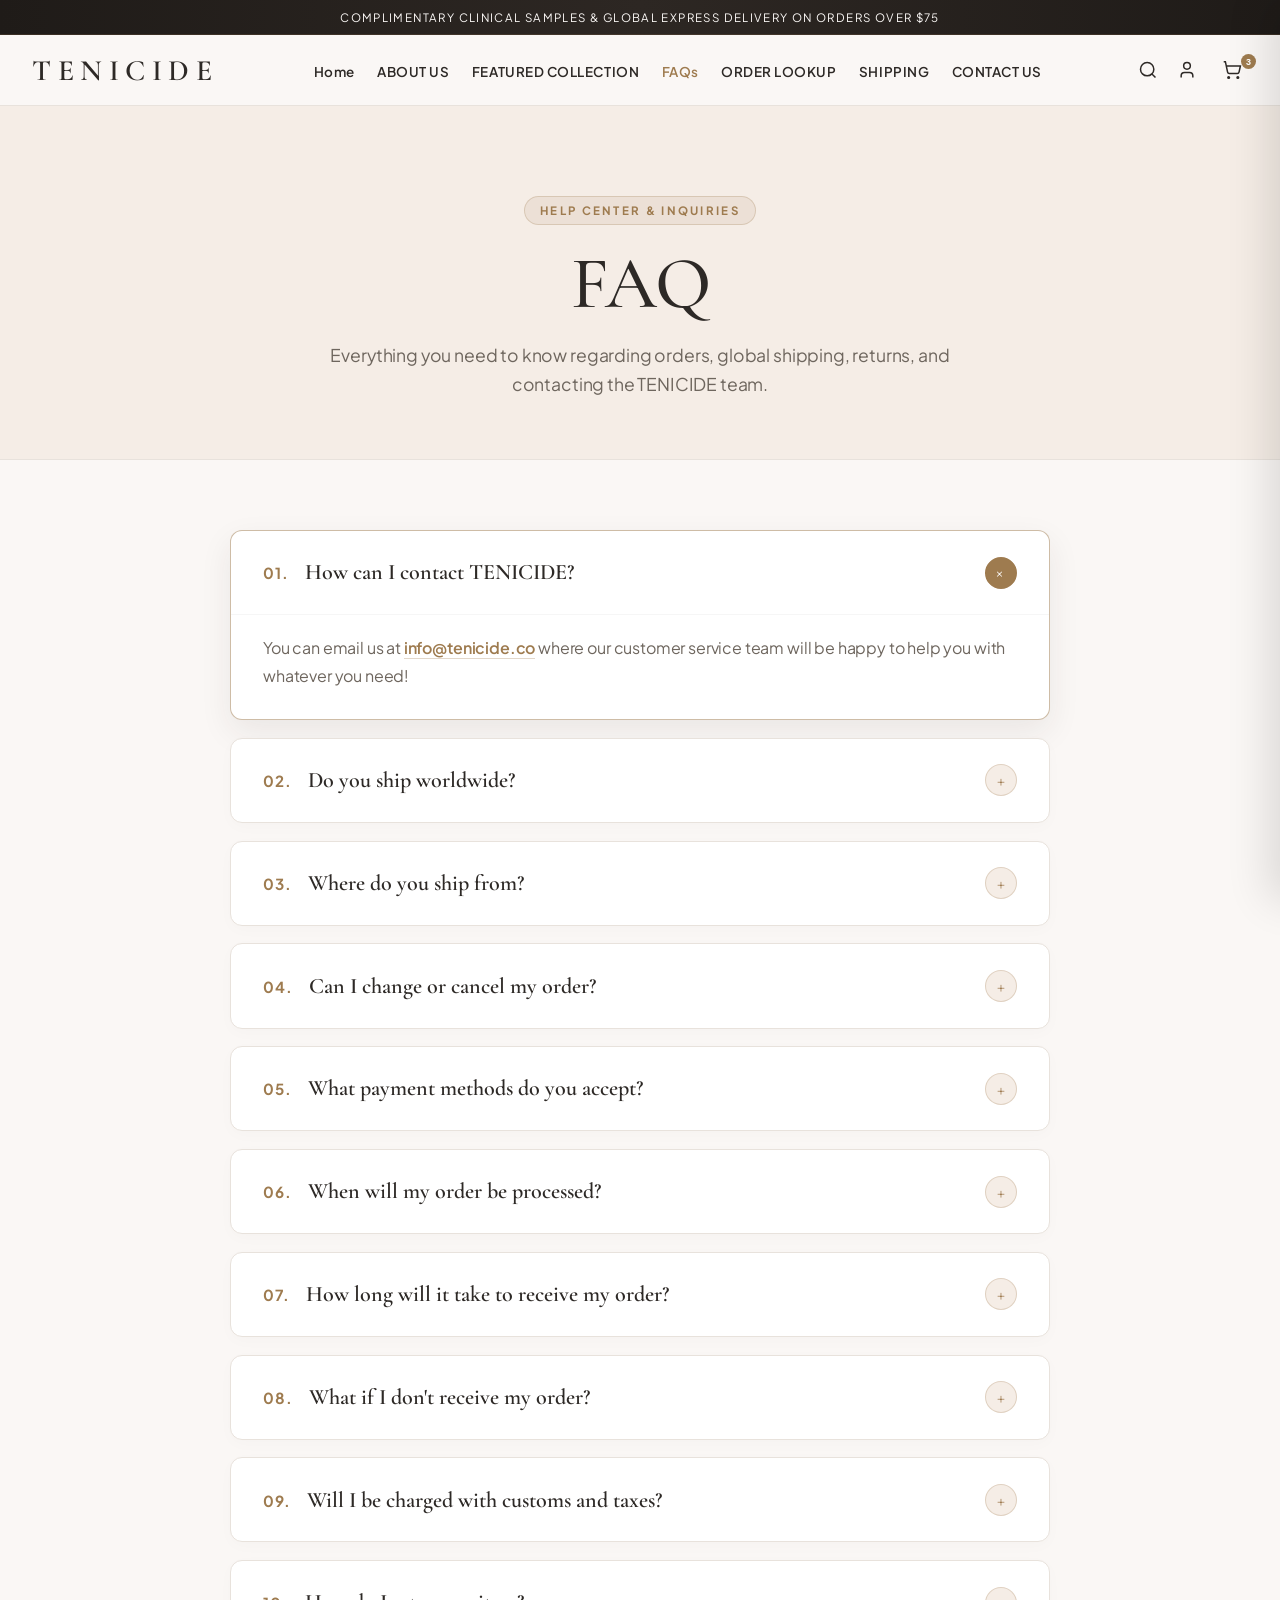
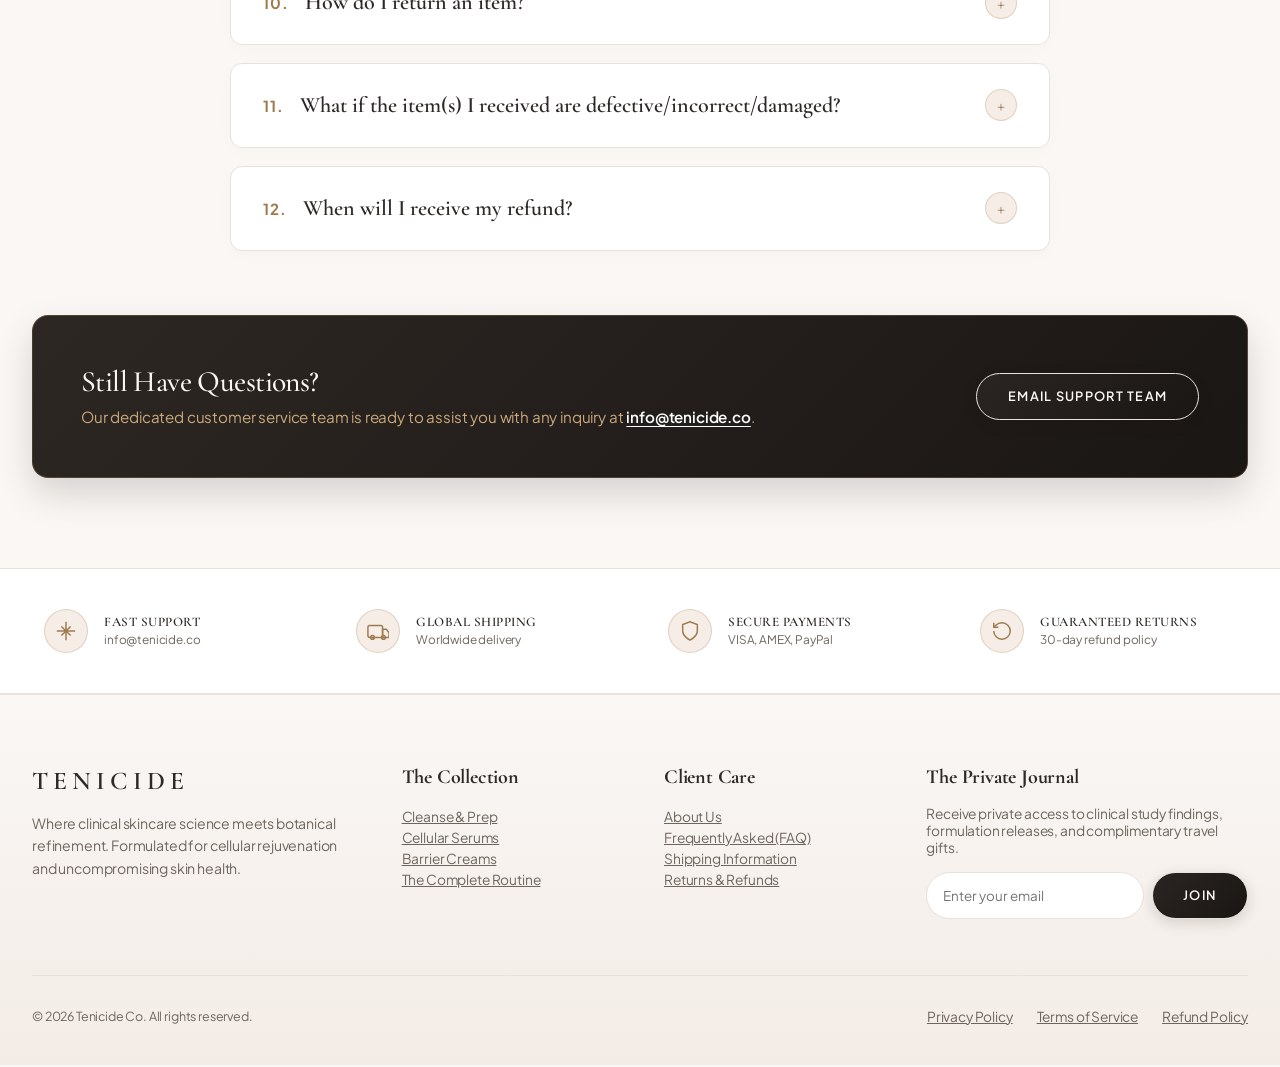
<file: faq.html>
<!DOCTYPE html>
<html lang="en">
<head>
  <meta charset="UTF-8">
  <meta name="viewport" content="width=device-width, initial-scale=1.0">
  <title>Frequently Asked Questions | TENICIDE</title>
  <link rel="preconnect" href="https://fonts.googleapis.com">
  <link rel="preconnect" href="https://fonts.gstatic.com" crossorigin>
  <link href="https://fonts.googleapis.com/css2?family=Cormorant+Garamond:ital,wght@0,300;0,400;0,500;0,600;0,700;1,400;1,600&family=Plus+Jakarta+Sans:wght@300;400;500;600;700&display=swap" rel="stylesheet">
  <link rel="stylesheet" href="assets/luxury-skin-beauty.css">
  <style>
    *, *::before, *::after { box-sizing: border-box; margin: 0; }
    html, body { overflow-x: hidden; max-width: 100vw; width: 100%; }
    body { font-family: var(--lx-font-body); color: var(--lx-text-primary); background: #FAF7F5; -webkit-font-smoothing: antialiased; }
    .page-width { width: 100%; max-width: 1040px; margin: 0 auto; padding: 0 2rem; box-sizing: border-box; }
    .text-center { text-align: center; }

    /* Announcement */
    .announcement { width: 100%; max-width: 100vw; box-sizing: border-box; background: linear-gradient(90deg, #1F1B18 0%, #2D2723 50%, #1F1B18 100%); color: #FAF7F5; text-align: center; font-family: var(--lx-font-body); font-size: 0.72rem; letter-spacing: 0.12em; text-transform: uppercase; padding: 0.6rem 1rem; border-bottom: 1px solid rgba(158,123,79,0.2); }

    /* Header */
    .header { width: 100%; max-width: 100vw; box-sizing: border-box; background: rgba(250,247,245,0.98); backdrop-filter: blur(12px); border-bottom: 1px solid var(--lx-border-subtle); padding: 1.1rem 0; position: sticky; top: 0; z-index: 100; }
    .header__inner { width: 100%; max-width: 100%; min-width: 0; display: flex; justify-content: space-between; align-items: center; box-sizing: border-box; }
    .header__logo { font-family: var(--lx-font-heading); font-size: 1.85rem; font-weight: 600; letter-spacing: 0.22em; color: var(--lx-text-primary); text-decoration: none; }
    .header__nav { display: flex; gap: 1.4rem; list-style: none; padding: 0; align-items: center; min-width: 0; max-width: 100%; }
    .header__link { font-family: var(--lx-font-body); font-size: 0.84rem; font-weight: 600; letter-spacing: 0.04em; text-transform: none; color: var(--lx-text-primary); text-decoration: none; transition: color 0.2s; white-space: nowrap; }
    .header__link:hover, .header__link.active { color: var(--lx-gold-primary); }
    .header__icons { display: flex; align-items: center; gap: 1.2rem; }
    .icon-btn { background: none; border: none; cursor: pointer; color: var(--lx-text-primary); display: flex; align-items: center; position: relative; }
    .cart-count { position: absolute; top: -5px; right: -8px; background: var(--lx-gold-primary); color: #fff; font-size: 9px; font-weight: 700; width: 15px; height: 15px; border-radius: 50%; display: flex; align-items: center; justify-content: center; }

    /* Hero */
    .faq-hero { background: #F5EDE6; padding: 90px 0 60px; border-bottom: 1px solid var(--lx-border-subtle); text-align: center; }
    .faq-hero__kicker { display: inline-flex; align-items: center; gap: 0.5rem; padding: 0.35rem 0.95rem; background: rgba(158,123,79,0.1); border: 1px solid rgba(158,123,79,0.25); border-radius: 9999px; margin-bottom: 1.25rem; }
    .faq-hero__kicker-text { font-family: var(--lx-font-body); font-size: 0.72rem; font-weight: 700; letter-spacing: 0.2em; text-transform: uppercase; color: var(--lx-gold-primary); }
    .faq-hero__title { font-family: var(--lx-font-heading); font-size: clamp(3rem, 6vw, 4.6rem); font-weight: 500; letter-spacing: 0.04em; text-transform: uppercase; color: var(--lx-text-primary); line-height: 1.05; margin-bottom: 1.2rem; }
    .faq-hero__sub { font-family: var(--lx-font-body); font-size: 1.1rem; line-height: 1.65; color: var(--lx-text-secondary); max-width: 650px; margin: 0 auto; }

    /* FAQ List */
    .faq-container { padding: 70px 0 90px; }
    .faq-list { display: flex; flex-direction: column; gap: 1.1rem; }
    .faq-card { background: #FFFFFF; border: 1px solid var(--lx-border-subtle); border-radius: 12px; overflow: hidden; transition: all 0.3s cubic-bezier(0.16, 1, 0.3, 1); box-shadow: 0 4px 16px rgba(45,41,38,0.02); }
    .faq-card:hover { border-color: rgba(158,123,79,0.35); box-shadow: 0 8px 24px rgba(45,41,38,0.05); }
    .faq-card.is-open { border-color: rgba(158,123,79,0.5); box-shadow: 0 12px 32px rgba(45,41,38,0.08); }
    
    .faq-btn { width: 100%; display: flex; justify-content: space-between; align-items: center; padding: 1.6rem 2rem; background: none; border: none; cursor: pointer; text-align: left; font-family: var(--lx-font-heading); font-size: 1.38rem; font-weight: 600; color: var(--lx-text-primary); line-height: 1.3; transition: background 0.2s; }
    .faq-btn:hover { background: rgba(250,247,245,0.6); }
    .faq-btn__num { font-size: 0.95rem; font-family: var(--lx-font-body); font-weight: 700; color: var(--lx-gold-primary); margin-right: 0.75rem; letter-spacing: 0.05em; }
    .faq-btn__icon { width: 32px; height: 32px; border-radius: 50%; background: var(--lx-bg-blush); border: 1px solid rgba(158,123,79,0.25); display: flex; align-items: center; justify-content: center; font-size: 1.25rem; font-weight: 300; color: var(--lx-gold-primary); flex-shrink: 0; margin-left: 1.25rem; transition: transform 0.35s ease, background 0.2s; }
    .faq-card.is-open .faq-btn__icon { transform: rotate(45deg); background: var(--lx-gold-primary); color: #fff; }
    
    .faq-content { max-height: 0; overflow: hidden; transition: max-height 0.45s cubic-bezier(0.16, 1, 0.3, 1); }
    .faq-content__inner { padding: 0 2rem 1.8rem; font-family: var(--lx-font-body); font-size: 1rem; line-height: 1.75; color: var(--lx-text-secondary); border-top: 1px solid rgba(45,41,38,0.04); padding-top: 1.2rem; }
    .faq-card.is-open .faq-content { max-height: 400px; }
    .faq-content__inner a { color: var(--lx-gold-primary); font-weight: 600; text-decoration: none; border-bottom: 1px solid rgba(158,123,79,0.3); }
    .faq-content__inner a:hover { border-bottom-color: var(--lx-gold-primary); }

    /* Concierge Support Banner */
    .support-banner { margin-top: 4rem; display: flex; align-items: center; justify-content: space-between; gap: 2rem; background: linear-gradient(135deg, #2D2723 0%, #1A1614 100%); color: #FAF7F5; padding: 3rem; border-radius: 16px; border: 1px solid rgba(158,123,79,0.35); box-shadow: 0 16px 36px rgba(0,0,0,0.15); }
    .support-banner__title { font-family: var(--lx-font-heading); font-size: 1.85rem; font-weight: 500; color: #FAF7F5; margin-bottom: 0.4rem; }
    .support-banner__desc { font-family: var(--lx-font-body); font-size: 0.95rem; color: #C9A87C; line-height: 1.55; margin: 0; }
    .support-banner__desc a { color: #FFF; font-weight: 600; text-decoration: underline; text-underline-offset: 3px; }

    /* Trust Section */
    .trust-section { background: #FFF; border-top: 1px solid var(--lx-border-subtle); border-bottom: 1px solid var(--lx-border-subtle); padding: 32px 0; }
    .trust-grid { display: grid; grid-template-columns: repeat(4, 1fr); gap: 2rem; }
    .trust-item { display: flex; align-items: center; gap: 1rem; padding: 0.5rem 0.75rem; }
    .trust-icon { flex-shrink: 0; width: 44px; height: 44px; border-radius: 50%; background: var(--lx-bg-blush); border: 1px solid rgba(158,123,79,0.25); display: flex; align-items: center; justify-content: center; color: var(--lx-gold-primary); }
    .trust-title { font-family: var(--lx-font-body); font-size: 0.82rem; font-weight: 600; letter-spacing: 0.04em; text-transform: uppercase; color: var(--lx-text-primary); margin: 0 0 0.15rem; }
    .trust-sub { font-family: var(--lx-font-body); font-size: 0.74rem; color: var(--lx-text-secondary); margin: 0; line-height: 1.35; }

    /* Footer */
    .site-footer { background: linear-gradient(180deg, #FAF7F5 0%, #F3ECE6 100%); border-top: 1px solid var(--lx-border-subtle); padding: 70px 0 40px; }
    .footer-grid { display: grid; grid-template-columns: 1.5fr 1fr 1fr 1.5fr; gap: 3rem; margin-bottom: 3.5rem; }
    .footer-bottom { border-top: 1px solid var(--lx-border-subtle); padding-top: 2rem; display: flex; justify-content: space-between; align-items: center; font-size: 0.78rem; color: var(--lx-text-secondary); }

    @media (max-width: 860px) {
      .page-width { padding: 0 1.25rem; }
      .support-banner { flex-direction: column; text-align: center; padding: 2rem 1.5rem; }
      .trust-grid { grid-template-columns: repeat(2, 1fr); gap: 1.25rem; }
      .footer-grid { grid-template-columns: 1fr 1fr; gap: 2rem; }
      .faq-btn { padding: 1.25rem 1.4rem; font-size: 1.15rem; }
      .faq-content__inner { padding: 0 1.4rem 1.4rem; }
      .header__inner { flex-wrap: wrap; gap: 0.8rem; justify-content: space-between; }
      .header__nav {
        order: 3;
        width: 100%;
        max-width: 100%;
        min-width: 0;
        overflow-x: auto;
        -webkit-overflow-scrolling: touch;
        scrollbar-width: none;
        padding: 0.5rem 0.25rem 0.3rem;
        gap: 1.2rem;
      }
      .header__nav::-webkit-scrollbar { display: none; }
    }

    @media (max-width: 640px) {
      .faq-hero { padding: 50px 0 40px; }
      .faq-hero__title { font-size: 2.3rem; }
      .faq-hero__sub { font-size: 0.98rem; }
      .faq-container { padding: 45px 0 60px; }
      .trust-grid { grid-template-columns: 1fr; gap: 1rem; }
      .footer-grid { grid-template-columns: 1fr; gap: 2.2rem; }
      .footer-bottom { flex-direction: column; gap: 1rem; text-align: center; }
    }
  </style>
</head>
<body>
  <!-- Announcement -->
  <div class="announcement">Complimentary Clinical Samples &amp; Global Express Delivery on Orders Over $75</div>

  <!-- Header -->
  <header class="header">
    <div class="page-width header__inner">
      <a href="/" class="header__logo">TENICIDE</a>
      <ul class="header__nav">
        <li><a href="/" class="header__link">Home</a></li>
        <li><a href="about.html" class="header__link">ABOUT US</a></li>
        <li><a href="collection.html" class="header__link">FEATURED COLLECTION</a></li>
        <li><a href="faq.html" class="header__link active">FAQs</a></li>
        <li><a href="shipping.html#tracking" class="header__link">ORDER LOOKUP</a></li>
        <li><a href="shipping.html" class="header__link">SHIPPING</a></li>
        <li><a href="contact.html" class="header__link">CONTACT US</a></li>
      </ul>
      <div class="header__icons">
        <a href="/" class="icon-btn" title="Search"><svg width="20" height="20" viewBox="0 0 24 24" fill="none" stroke="currentColor" stroke-width="1.8"><circle cx="11" cy="11" r="8"/><path d="m21 21-4.3-4.3"/></svg></a>
        <a href="/" class="icon-btn" title="Account"><svg width="20" height="20" viewBox="0 0 24 24" fill="none" stroke="currentColor" stroke-width="1.8"><path d="M19 21v-2a4 4 0 0 0-4-4H9a4 4 0 0 0-4 4v2"/><circle cx="12" cy="7" r="4"/></svg></a>
        <button class="icon-btn cart-drawer-trigger" id="cart-btn" aria-label="Open Cart" title="Cart" onclick="TenicideCart.open()"><svg width="20" height="20" viewBox="0 0 24 24" fill="none" stroke="currentColor" stroke-width="1.8"><circle cx="8" cy="21" r="1"/><circle cx="19" cy="21" r="1"/><path d="M2.05 2.05h2l2.66 12.42a2 2 0 0 0 2 1.58h9.78a2 2 0 0 0 1.95-1.57l1.65-7.43H5.12"/></svg><span class="cart-count">3</span></button>
      </div>
    </div>
  </header>

  <main>
    <!-- Hero Section -->
    <section class="faq-hero">
      <div class="page-width">
        <div class="faq-hero__kicker">
          <span class="faq-hero__kicker-text">Help Center &amp; Inquiries</span>
        </div>
        <h1 class="faq-hero__title">FAQ</h1>
        <p class="faq-hero__sub">Everything you need to know regarding orders, global shipping, returns, and contacting the TENICIDE team.</p>
      </div>
    </section>

    <!-- FAQ List -->
    <section class="faq-container">
      <div class="page-width">
        <div class="faq-list">

          <!-- Q1 -->
          <div class="faq-card is-open">
            <button class="faq-btn" onclick="toggleFaq(this)">
              <span><span class="faq-btn__num">01.</span> How can I contact TENICIDE?</span>
              <span class="faq-btn__icon">+</span>
            </button>
            <div class="faq-content">
              <div class="faq-content__inner">
                <p>You can email us at <a href="mailto:info@tenicide.co">info@tenicide.co</a> where our customer service team will be happy to help you with whatever you need!</p>
              </div>
            </div>
          </div>

          <!-- Q2 -->
          <div class="faq-card">
            <button class="faq-btn" onclick="toggleFaq(this)">
              <span><span class="faq-btn__num">02.</span> Do you ship worldwide?</span>
              <span class="faq-btn__icon">+</span>
            </button>
            <div class="faq-content">
              <div class="faq-content__inner">
                <p>Yes</p>
              </div>
            </div>
          </div>

          <!-- Q3 -->
          <div class="faq-card">
            <button class="faq-btn" onclick="toggleFaq(this)">
              <span><span class="faq-btn__num">03.</span> Where do you ship from?</span>
              <span class="faq-btn__icon">+</span>
            </button>
            <div class="faq-content">
              <div class="faq-content__inner">
                <p>"We ship from our partnership warehouses located in the US, Europe, and Asia. Depending on your location and stock availability, your package will be shipped from the nearest fulfillment center to ensure the fastest delivery."</p>
              </div>
            </div>
          </div>

          <!-- Q4 -->
          <div class="faq-card">
            <button class="faq-btn" onclick="toggleFaq(this)">
              <span><span class="faq-btn__num">04.</span> Can I change or cancel my order?</span>
              <span class="faq-btn__icon">+</span>
            </button>
            <div class="faq-content">
              <div class="faq-content__inner">
                <p>As we aim to process orders as fast as possible, you must request any changes/cancellations within 12 hours of ordering. All requests after this time will be denied. Your order can be returned for a full refund after it is received.</p>
              </div>
            </div>
          </div>

          <!-- Q5 -->
          <div class="faq-card">
            <button class="faq-btn" onclick="toggleFaq(this)">
              <span><span class="faq-btn__num">05.</span> What payment methods do you accept?</span>
              <span class="faq-btn__icon">+</span>
            </button>
            <div class="faq-content">
              <div class="faq-content__inner">
                <p>We accept all major credit cards (VISA, Mastercard, AMEX) and PayPal payments.</p>
              </div>
            </div>
          </div>

          <!-- Q6 -->
          <div class="faq-card">
            <button class="faq-btn" onclick="toggleFaq(this)">
              <span><span class="faq-btn__num">06.</span> When will my order be processed?</span>
              <span class="faq-btn__icon">+</span>
            </button>
            <div class="faq-content">
              <div class="faq-content__inner">
                <p>All orders are handled and shipped out from our warehouse. Please allow extra time for your order to be processed during holidays and sale seasons. We process orders between Monday and Friday. Orders will be processed within 1-3 business days from the order date and shipped the next day after the processing day. Please note that we don't ship on weekends.</p>
              </div>
            </div>
          </div>

          <!-- Q7 -->
          <div class="faq-card">
            <button class="faq-btn" onclick="toggleFaq(this)">
              <span><span class="faq-btn__num">07.</span> How long will it take to receive my order?</span>
              <span class="faq-btn__icon">+</span>
            </button>
            <div class="faq-content">
              <div class="faq-content__inner">
                <p>Due to high demand, orders may take between 2-4 weeks to arrive.</p>
              </div>
            </div>
          </div>

          <!-- Q8 -->
          <div class="faq-card">
            <button class="faq-btn" onclick="toggleFaq(this)">
              <span><span class="faq-btn__num">08.</span> What if I don't receive my order?</span>
              <span class="faq-btn__icon">+</span>
            </button>
            <div class="faq-content">
              <div class="faq-content__inner">
                <p>If you don't receive your order within 30 days after shipping, you are eligible for a full refund.</p>
              </div>
            </div>
          </div>

          <!-- Q9 -->
          <div class="faq-card">
            <button class="faq-btn" onclick="toggleFaq(this)">
              <span><span class="faq-btn__num">09.</span> Will I be charged with customs and taxes?</span>
              <span class="faq-btn__icon">+</span>
            </button>
            <div class="faq-content">
              <div class="faq-content__inner">
                <p>The prices displayed on our site are tax-free in US Dollars, which means you may be liable to pay for duties and taxes once you receive your order. Import taxes, duties and related customs fees may be charged once your order arrives to its final destination, which are determined by your local customs office. Payment of these charges and taxes are your responsibility and will not be covered by us. We are not responsible for delays caused by the customs department in your country. For further details of charges, please contact your local customs office.</p>
              </div>
            </div>
          </div>

          <!-- Q10 -->
          <div class="faq-card">
            <button class="faq-btn" onclick="toggleFaq(this)">
              <span><span class="faq-btn__num">10.</span> How do I return an item?</span>
              <span class="faq-btn__icon">+</span>
            </button>
            <div class="faq-content">
              <div class="faq-content__inner">
                <p>Please contact us at <a href="mailto:info@tenicide.co">info@tenicide.co</a></p>
              </div>
            </div>
          </div>

          <!-- Q11 -->
          <div class="faq-card">
            <button class="faq-btn" onclick="toggleFaq(this)">
              <span><span class="faq-btn__num">11.</span> What if the item(s) I received are defective/incorrect/damaged?</span>
              <span class="faq-btn__icon">+</span>
            </button>
            <div class="faq-content">
              <div class="faq-content__inner">
                <p>Please contact us if you have received merchandise that is incorrect, missing, and/or defective. Please include your order number, photographs of the item(s) and all related references upon receiving your package. We will do our very best to resolve your case as soon as possible.</p>
              </div>
            </div>
          </div>

          <!-- Q12 -->
          <div class="faq-card">
            <button class="faq-btn" onclick="toggleFaq(this)">
              <span><span class="faq-btn__num">12.</span> When will I receive my refund?</span>
              <span class="faq-btn__icon">+</span>
            </button>
            <div class="faq-content">
              <div class="faq-content__inner">
                <p>All refunds will be credited to your original form of payment. If you paid by credit or debit card, refunds will be sent to the card-issuing bank within 7-10 business days of receipt of the returned item or cancellation request. Please contact the card-issuing bank with questions about when the credit will be posted to your account. If you haven't received a credit for your return yet, here's what to do: Contact the bank/credit card company. It may take some time before the refund is posted to your account.</p>
              </div>
            </div>
          </div>

        </div>

        <!-- Concierge Box -->
        <div class="support-banner">
          <div>
            <h3 class="support-banner__title">Still Have Questions?</h3>
            <p class="support-banner__desc">Our dedicated customer service team is ready to assist you with any inquiry at <a href="mailto:info@tenicide.co">info@tenicide.co</a>.</p>
          </div>
          <div>
            <a href="mailto:info@tenicide.co" class="button-primary" style="white-space:nowrap;">Email Support Team</a>
          </div>
        </div>
      </div>
    </section>

    <!-- Trust Badges -->
    <section class="trust-section">
      <div class="page-width">
        <div class="trust-grid">
          <div class="trust-item"><div class="trust-icon"><svg width="22" height="22" viewBox="0 0 24 24" fill="none" stroke="currentColor" stroke-width="1.6"><path d="M12 2v20M2 12h20M7 7l10 10M17 7L7 17"/></svg></div><div><h4 class="trust-title">Fast Support</h4><p class="trust-sub">info@tenicide.co</p></div></div>
          <div class="trust-item"><div class="trust-icon"><svg width="22" height="22" viewBox="0 0 24 24" fill="none" stroke="currentColor" stroke-width="1.6"><rect width="16" height="13" x="1" y="6" rx="2"/><path d="M17 10h4l3 4v5h-7v-9z"/><circle cx="6" cy="19" r="2"/><circle cx="18" cy="19" r="2"/></svg></div><div><h4 class="trust-title">Global Shipping</h4><p class="trust-sub">Worldwide delivery</p></div></div>
          <div class="trust-item"><div class="trust-icon"><svg width="22" height="22" viewBox="0 0 24 24" fill="none" stroke="currentColor" stroke-width="1.6"><path d="M12 22s8-4 8-10V5l-8-3-8 3v7c0 6 8 10 8 10z"/></svg></div><div><h4 class="trust-title">Secure Payments</h4><p class="trust-sub">VISA, AMEX, PayPal</p></div></div>
          <div class="trust-item"><div class="trust-icon"><svg width="22" height="22" viewBox="0 0 24 24" fill="none" stroke="currentColor" stroke-width="1.6"><path d="M3 12a9 9 0 1 0 9-9 9.75 9.75 0 0 0-6.74 2.74L3 8"/><path d="M3 3v5h5"/></svg></div><div><h4 class="trust-title">Guaranteed Returns</h4><p class="trust-sub">30-day refund policy</p></div></div>
        </div>
      </div>
    </section>
  </main>

  <!-- Footer -->
  <footer class="site-footer">
    <div class="page-width">
      <div class="footer-grid">
        <div>
          <span style="font-family:var(--lx-font-heading);font-size:1.6rem;letter-spacing:0.2em;font-weight:600;color:var(--lx-text-primary);">TENICIDE</span>
          <p style="font-size:0.88rem;color:var(--lx-text-secondary);line-height:1.6;margin-top:1rem;">Where clinical skincare science meets botanical refinement. Formulated for cellular rejuvenation and uncompromising skin health.</p>
        </div>
        <div>
          <h4 class="footer__heading">The Collection</h4>
          <p><a href="/#products" class="footer__link">Cleanse &amp; Prep</a></p>
          <p><a href="/#products" class="footer__link">Cellular Serums</a></p>
          <p><a href="/#products" class="footer__link">Barrier Creams</a></p>
          <p><a href="/#routine" class="footer__link">The Complete Routine</a></p>
        </div>
        <div>
          <h4 class="footer__heading">Client Care</h4>
          <p><a href="/about" class="footer__link">About Us</a></p>
          <p><a href="/faq" class="footer__link">Frequently Asked (FAQ)</a></p>
          <p><a href="/shipping" class="footer__link">Shipping Information</a></p>
          <p><a href="/faq" class="footer__link">Returns &amp; Refunds</a></p>
        </div>
        <div>
          <h4 class="footer__heading">The Private Journal</h4>
          <p style="font-size:0.86rem;color:var(--lx-text-secondary);margin-bottom:1rem;">Receive private access to clinical study findings, formulation releases, and complimentary travel gifts.</p>
          <div style="display:flex;gap:0.5rem;flex-wrap:wrap;">
            <input type="email" placeholder="Enter your email" style="padding:0.75rem 1rem;border:1px solid var(--lx-border-subtle);border-radius:9999px;flex:1;min-width:160px;font-family:var(--lx-font-body);font-size:0.84rem;background:#fff;">
            <button class="button-primary" style="padding:0.75rem 1.4rem;">Join</button>
          </div>
        </div>
      </div>
      <div class="footer-bottom">
        <div>&copy; 2026 Tenicide Co. All rights reserved.</div>
        <div style="display:flex;gap:1.5rem;">
          <a href="#" class="footer__link">Privacy Policy</a>
          <a href="#" class="footer__link">Terms of Service</a>
          <a href="#" class="footer__link">Refund Policy</a>
        </div>
      </div>
    </div>
  </footer>

  <script>
    function toggleFaq(btn) {
      const card = btn.closest('.faq-card');
      const wasOpen = card.classList.contains('is-open');
      document.querySelectorAll('.faq-card').forEach(c => c.classList.remove('is-open'));
      if (!wasOpen) {
        card.classList.add('is-open');
      }
    }
  </script>
  <script src="assets/luxury-cart.js"></script>
</body>
</html>
</file>
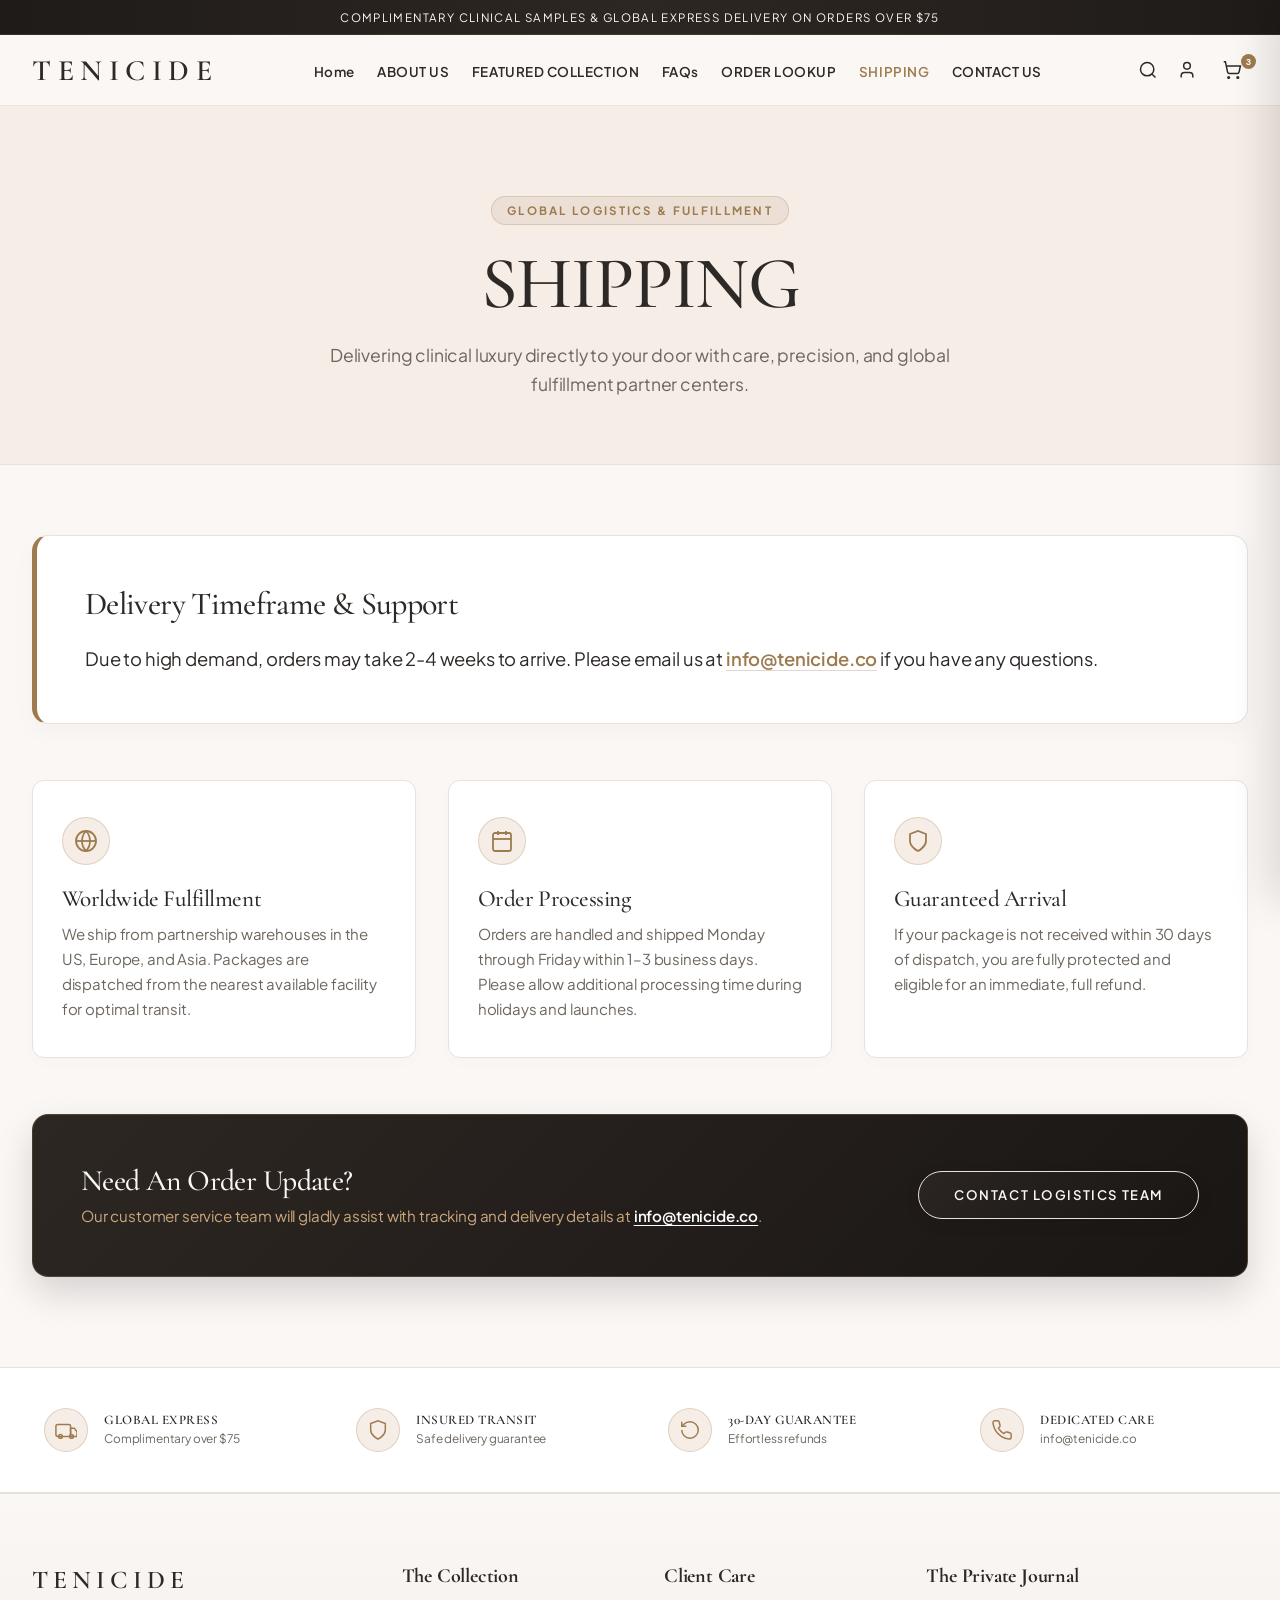
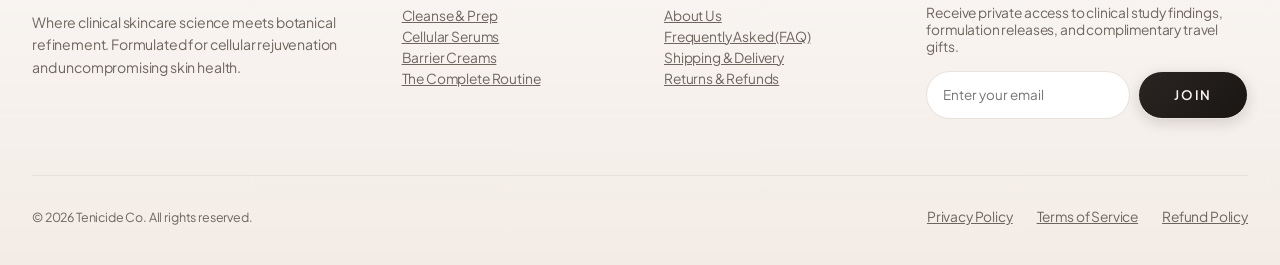
<file: shipping.html>
<!DOCTYPE html>
<html lang="en">
<head>
  <meta charset="UTF-8">
  <meta name="viewport" content="width=device-width, initial-scale=1.0">
  <title>Shipping Information | TENICIDE</title>
  <link rel="preconnect" href="https://fonts.googleapis.com">
  <link rel="preconnect" href="https://fonts.gstatic.com" crossorigin>
  <link href="https://fonts.googleapis.com/css2?family=Cormorant+Garamond:ital,wght@0,300;0,400;0,500;0,600;0,700;1,400;1,600&family=Plus+Jakarta+Sans:wght@300;400;500;600;700&display=swap" rel="stylesheet">
  <link rel="stylesheet" href="assets/luxury-skin-beauty.css">
  <style>
    *, *::before, *::after { box-sizing: border-box; margin: 0; }
    html, body { overflow-x: hidden; max-width: 100vw; width: 100%; }
    body { font-family: var(--lx-font-body); color: var(--lx-text-primary); background: #FAF7F5; -webkit-font-smoothing: antialiased; }
    .page-width { width: 100%; max-width: 1040px; margin: 0 auto; padding: 0 2rem; box-sizing: border-box; }
    .text-center { text-align: center; }

    /* Announcement */
    .announcement { width: 100%; max-width: 100vw; box-sizing: border-box; background: linear-gradient(90deg, #1F1B18 0%, #2D2723 50%, #1F1B18 100%); color: #FAF7F5; text-align: center; font-family: var(--lx-font-body); font-size: 0.72rem; letter-spacing: 0.12em; text-transform: uppercase; padding: 0.6rem 1rem; border-bottom: 1px solid rgba(158,123,79,0.2); }

    /* Header */
    .header { width: 100%; max-width: 100vw; box-sizing: border-box; background: rgba(250,247,245,0.98); backdrop-filter: blur(12px); border-bottom: 1px solid var(--lx-border-subtle); padding: 1.1rem 0; position: sticky; top: 0; z-index: 100; }
    .header__inner { width: 100%; max-width: 100%; min-width: 0; display: flex; justify-content: space-between; align-items: center; box-sizing: border-box; }
    .header__logo { font-family: var(--lx-font-heading); font-size: 1.85rem; font-weight: 600; letter-spacing: 0.22em; color: var(--lx-text-primary); text-decoration: none; }
    .header__nav { display: flex; gap: 1.4rem; list-style: none; padding: 0; align-items: center; min-width: 0; max-width: 100%; }
    .header__link { font-family: var(--lx-font-body); font-size: 0.84rem; font-weight: 600; letter-spacing: 0.04em; text-transform: none; color: var(--lx-text-primary); text-decoration: none; transition: color 0.2s; white-space: nowrap; }
    .header__link:hover, .header__link.active { color: var(--lx-gold-primary); }
    .header__icons { display: flex; align-items: center; gap: 1.2rem; }
    .icon-btn { background: none; border: none; cursor: pointer; color: var(--lx-text-primary); display: flex; align-items: center; position: relative; }
    .cart-count { position: absolute; top: -5px; right: -8px; background: var(--lx-gold-primary); color: #fff; font-size: 9px; font-weight: 700; width: 15px; height: 15px; border-radius: 50%; display: flex; align-items: center; justify-content: center; }

    /* Hero */
    .shipping-hero { background: #F5EDE6; padding: 90px 0 65px; border-bottom: 1px solid var(--lx-border-subtle); text-align: center; }
    .shipping-hero__kicker { display: inline-flex; align-items: center; gap: 0.5rem; padding: 0.35rem 0.95rem; background: rgba(158,123,79,0.1); border: 1px solid rgba(158,123,79,0.25); border-radius: 9999px; margin-bottom: 1.25rem; }
    .shipping-hero__kicker-text { font-family: var(--lx-font-body); font-size: 0.72rem; font-weight: 700; letter-spacing: 0.2em; text-transform: uppercase; color: var(--lx-gold-primary); }
    .shipping-hero__title { font-family: var(--lx-font-heading); font-size: clamp(3rem, 6vw, 4.6rem); font-weight: 500; letter-spacing: 0.04em; text-transform: uppercase; color: var(--lx-text-primary); line-height: 1.05; margin-bottom: 1.2rem; }
    .shipping-hero__sub { font-family: var(--lx-font-body); font-size: 1.1rem; line-height: 1.65; color: var(--lx-text-secondary); max-width: 650px; margin: 0 auto; }

    /* Content Area */
    .shipping-body { padding: 70px 0 90px; }
    .primary-notice-card { background: #FFFFFF; border: 1px solid var(--lx-border-subtle); border-radius: 16px; padding: 3rem; margin-bottom: 3.5rem; box-shadow: 0 8px 24px rgba(45,41,38,0.03); border-left: 5px solid var(--lx-gold-primary); }
    .primary-notice-title { font-family: var(--lx-font-heading); font-size: 2rem; font-weight: 500; margin-bottom: 1.2rem; color: var(--lx-text-primary); }
    .primary-notice-text { font-family: var(--lx-font-body); font-size: 1.15rem; line-height: 1.8; color: var(--lx-text-primary); }
    .primary-notice-text a { color: var(--lx-gold-primary); font-weight: 600; text-decoration: none; border-bottom: 1px solid rgba(158,123,79,0.3); }
    .primary-notice-text a:hover { border-bottom-color: var(--lx-gold-primary); }

    /* Feature Grid */
    .shipping-grid { display: grid; grid-template-columns: repeat(3, 1fr); gap: 2rem; margin-bottom: 3.5rem; }
    .shipping-card { background: #FFFFFF; border: 1px solid var(--lx-border-subtle); border-radius: 12px; padding: 2.2rem 1.8rem; box-shadow: 0 4px 16px rgba(45,41,38,0.02); transition: all 0.35s cubic-bezier(0.16, 1, 0.3, 1); }
    .shipping-card:hover { transform: translateY(-4px); border-color: rgba(158,123,79,0.4); box-shadow: 0 12px 28px rgba(45,41,38,0.06); }
    .shipping-card__icon { width: 48px; height: 48px; border-radius: 50%; background: var(--lx-bg-blush); border: 1px solid rgba(158,123,79,0.25); display: flex; align-items: center; justify-content: center; color: var(--lx-gold-primary); margin-bottom: 1.25rem; }
    .shipping-card__title { font-family: var(--lx-font-heading); font-size: 1.45rem; font-weight: 600; margin-bottom: 0.6rem; color: var(--lx-text-primary); }
    .shipping-card__desc { font-family: var(--lx-font-body); font-size: 0.94rem; line-height: 1.65; color: var(--lx-text-secondary); }

    /* Concierge Support Banner */
    .support-banner { display: flex; align-items: center; justify-content: space-between; gap: 2rem; background: linear-gradient(135deg, #2D2723 0%, #1A1614 100%); color: #FAF7F5; padding: 3rem; border-radius: 16px; border: 1px solid rgba(158,123,79,0.35); box-shadow: 0 16px 36px rgba(0,0,0,0.15); }
    .support-banner__title { font-family: var(--lx-font-heading); font-size: 1.85rem; font-weight: 500; color: #FAF7F5; margin-bottom: 0.4rem; }
    .support-banner__desc { font-family: var(--lx-font-body); font-size: 0.95rem; color: #C9A87C; line-height: 1.55; margin: 0; }
    .support-banner__desc a { color: #FFF; font-weight: 600; text-decoration: underline; text-underline-offset: 3px; }

    /* Trust Section */
    .trust-section { background: #FFF; border-top: 1px solid var(--lx-border-subtle); border-bottom: 1px solid var(--lx-border-subtle); padding: 32px 0; }
    .trust-grid { display: grid; grid-template-columns: repeat(4, 1fr); gap: 2rem; }
    .trust-item { display: flex; align-items: center; gap: 1rem; padding: 0.5rem 0.75rem; }
    .trust-icon { flex-shrink: 0; width: 44px; height: 44px; border-radius: 50%; background: var(--lx-bg-blush); border: 1px solid rgba(158,123,79,0.25); display: flex; align-items: center; justify-content: center; color: var(--lx-gold-primary); }
    .trust-title { font-family: var(--lx-font-body); font-size: 0.82rem; font-weight: 600; letter-spacing: 0.04em; text-transform: uppercase; color: var(--lx-text-primary); margin: 0 0 0.15rem; }
    .trust-sub { font-family: var(--lx-font-body); font-size: 0.74rem; color: var(--lx-text-secondary); margin: 0; line-height: 1.35; }

    /* Footer */
    .site-footer { background: linear-gradient(180deg, #FAF7F5 0%, #F3ECE6 100%); border-top: 1px solid var(--lx-border-subtle); padding: 70px 0 40px; }
    .footer-grid { display: grid; grid-template-columns: 1.5fr 1fr 1fr 1.5fr; gap: 3rem; margin-bottom: 3.5rem; }
    .footer-bottom { border-top: 1px solid var(--lx-border-subtle); padding-top: 2rem; display: flex; justify-content: space-between; align-items: center; font-size: 0.78rem; color: var(--lx-text-secondary); }

    @media (max-width: 860px) {
      .page-width { padding: 0 1.25rem; }
      .shipping-grid { grid-template-columns: 1fr; }
      .support-banner { flex-direction: column; text-align: center; padding: 2rem 1.5rem; }
      .trust-grid { grid-template-columns: repeat(2, 1fr); gap: 1.25rem; }
      .footer-grid { grid-template-columns: 1fr 1fr; gap: 2rem; }
      .primary-notice-card { padding: 2rem 1.5rem; }
      .header__inner { flex-wrap: wrap; gap: 0.8rem; justify-content: space-between; }
      .header__nav {
        order: 3;
        width: 100%;
        max-width: 100%;
        min-width: 0;
        overflow-x: auto;
        -webkit-overflow-scrolling: touch;
        scrollbar-width: none;
        padding: 0.5rem 0.25rem 0.3rem;
        gap: 1.2rem;
      }
      .header__nav::-webkit-scrollbar { display: none; }
    }

    @media (max-width: 640px) {
      .shipping-hero { padding: 50px 0 40px; }
      .shipping-hero__title { font-size: 2.3rem; }
      .shipping-hero__sub { font-size: 0.98rem; }
      .shipping-body { padding: 45px 0 60px; }
      .trust-grid { grid-template-columns: 1fr; gap: 1rem; }
      .footer-grid { grid-template-columns: 1fr; gap: 2.2rem; }
      .footer-bottom { flex-direction: column; gap: 1rem; text-align: center; }
    }
  </style>
</head>
<body>
  <!-- Announcement -->
  <div class="announcement">Complimentary Clinical Samples &amp; Global Express Delivery on Orders Over $75</div>

  <!-- Header -->
  <header class="header">
    <div class="page-width header__inner">
      <a href="/" class="header__logo">TENICIDE</a>
      <ul class="header__nav">
        <li><a href="/" class="header__link">Home</a></li>
        <li><a href="about.html" class="header__link">ABOUT US</a></li>
        <li><a href="collection.html" class="header__link">FEATURED COLLECTION</a></li>
        <li><a href="faq.html" class="header__link">FAQs</a></li>
        <li><a href="shipping.html#tracking" class="header__link">ORDER LOOKUP</a></li>
        <li><a href="shipping.html" class="header__link active">SHIPPING</a></li>
        <li><a href="contact.html" class="header__link">CONTACT US</a></li>
      </ul>
      <div class="header__icons">
        <a href="/" class="icon-btn" title="Search"><svg width="20" height="20" viewBox="0 0 24 24" fill="none" stroke="currentColor" stroke-width="1.8"><circle cx="11" cy="11" r="8"/><path d="m21 21-4.3-4.3"/></svg></a>
        <a href="/" class="icon-btn" title="Account"><svg width="20" height="20" viewBox="0 0 24 24" fill="none" stroke="currentColor" stroke-width="1.8"><path d="M19 21v-2a4 4 0 0 0-4-4H9a4 4 0 0 0-4 4v2"/><circle cx="12" cy="7" r="4"/></svg></a>
        <button class="icon-btn cart-drawer-trigger" id="cart-btn" aria-label="Open Cart" title="Cart" onclick="TenicideCart.open()"><svg width="20" height="20" viewBox="0 0 24 24" fill="none" stroke="currentColor" stroke-width="1.8"><circle cx="8" cy="21" r="1"/><circle cx="19" cy="21" r="1"/><path d="M2.05 2.05h2l2.66 12.42a2 2 0 0 0 2 1.58h9.78a2 2 0 0 0 1.95-1.57l1.65-7.43H5.12"/></svg><span class="cart-count">3</span></button>
      </div>
    </div>
  </header>

  <main>
    <!-- Hero Section -->
    <section class="shipping-hero">
      <div class="page-width">
        <div class="shipping-hero__kicker">
          <span class="shipping-hero__kicker-text">Global Logistics &amp; Fulfillment</span>
        </div>
        <h1 class="shipping-hero__title">SHIPPING</h1>
        <p class="shipping-hero__sub">Delivering clinical luxury directly to your door with care, precision, and global fulfillment partner centers.</p>
      </div>
    </section>

    <!-- Content Section -->
    <section class="shipping-body">
      <div class="page-width">
        
        <!-- Primary Notice Card with exact image copy -->
        <div class="primary-notice-card">
          <h2 class="primary-notice-title">Delivery Timeframe &amp; Support</h2>
          <p class="primary-notice-text">Due to high demand, orders may take 2-4 weeks to arrive. Please email us at <a href="mailto:info@tenicide.co">info@tenicide.co</a> if you have any questions.</p>
        </div>

        <!-- 3 Feature Cards detailing fulfillment -->
        <div class="shipping-grid">
          <div class="shipping-card">
            <div class="shipping-card__icon">
              <svg width="24" height="24" viewBox="0 0 24 24" fill="none" stroke="currentColor" stroke-width="1.8"><circle cx="12" cy="12" r="10"/><path d="M12 2a14.5 14.5 0 0 0 0 20 14.5 14.5 0 0 0 0-20"/><path d="M2 12h20"/></svg>
            </div>
            <h3 class="shipping-card__title">Worldwide Fulfillment</h3>
            <p class="shipping-card__desc">We ship from partnership warehouses in the US, Europe, and Asia. Packages are dispatched from the nearest available facility for optimal transit.</p>
          </div>

          <div class="shipping-card">
            <div class="shipping-card__icon">
              <svg width="24" height="24" viewBox="0 0 24 24" fill="none" stroke="currentColor" stroke-width="1.8"><rect width="18" height="18" x="3" y="4" rx="2" ry="2"/><line x1="16" x2="16" y1="2" y2="6"/><line x1="8" x2="8" y1="2" y2="6"/><line x1="3" x2="21" y1="10" y2="10"/></svg>
            </div>
            <h3 class="shipping-card__title">Order Processing</h3>
            <p class="shipping-card__desc">Orders are handled and shipped Monday through Friday within 1–3 business days. Please allow additional processing time during holidays and launches.</p>
          </div>

          <div class="shipping-card">
            <div class="shipping-card__icon">
              <svg width="24" height="24" viewBox="0 0 24 24" fill="none" stroke="currentColor" stroke-width="1.8"><path d="M12 22s8-4 8-10V5l-8-3-8 3v7c0 6 8 10 8 10z"/></svg>
            </div>
            <h3 class="shipping-card__title">Guaranteed Arrival</h3>
            <p class="shipping-card__desc">If your package is not received within 30 days of dispatch, you are fully protected and eligible for an immediate, full refund.</p>
          </div>
        </div>

        <!-- Concierge Support Banner -->
        <div class="support-banner" id="tracking">
          <div>
            <h3 class="support-banner__title">Need An Order Update?</h3>
            <p class="support-banner__desc">Our customer service team will gladly assist with tracking and delivery details at <a href="mailto:info@tenicide.co">info@tenicide.co</a>.</p>
          </div>
          <div>
            <a href="mailto:info@tenicide.co" class="button-primary" style="white-space:nowrap;">Contact Logistics Team</a>
          </div>
        </div>

      </div>
    </section>

    <!-- Trust Badges -->
    <section class="trust-section">
      <div class="page-width">
        <div class="trust-grid">
          <div class="trust-item"><div class="trust-icon"><svg width="22" height="22" viewBox="0 0 24 24" fill="none" stroke="currentColor" stroke-width="1.6"><rect width="16" height="13" x="1" y="6" rx="2"/><path d="M17 10h4l3 4v5h-7v-9z"/><circle cx="6" cy="19" r="2"/><circle cx="18" cy="19" r="2"/></svg></div><div><h4 class="trust-title">Global Express</h4><p class="trust-sub">Complimentary over $75</p></div></div>
          <div class="trust-item"><div class="trust-icon"><svg width="22" height="22" viewBox="0 0 24 24" fill="none" stroke="currentColor" stroke-width="1.6"><path d="M12 22s8-4 8-10V5l-8-3-8 3v7c0 6 8 10 8 10z"/></svg></div><div><h4 class="trust-title">Insured Transit</h4><p class="trust-sub">Safe delivery guarantee</p></div></div>
          <div class="trust-item"><div class="trust-icon"><svg width="22" height="22" viewBox="0 0 24 24" fill="none" stroke="currentColor" stroke-width="1.6"><path d="M3 12a9 9 0 1 0 9-9 9.75 9.75 0 0 0-6.74 2.74L3 8"/><path d="M3 3v5h5"/></svg></div><div><h4 class="trust-title">30-Day Guarantee</h4><p class="trust-sub">Effortless refunds</p></div></div>
          <div class="trust-item"><div class="trust-icon"><svg width="22" height="22" viewBox="0 0 24 24" fill="none" stroke="currentColor" stroke-width="1.6"><path d="M22 16.92v3a2 2 0 0 1-2.18 2 19.79 19.79 0 0 1-8.63-3.07 19.5 19.5 0 0 1-6-6 19.79 19.79 0 0 1-3.07-8.67A2 2 0 0 1 4.11 2h3a2 2 0 0 1 2 1.72 12.84 12.84 0 0 0 .7 2.81 2 2 0 0 1-.45 2.11L8.09 9.91a16 16 0 0 0 6 6l1.27-1.27a2 2 0 0 1 2.11-.45 12.84 12.84 0 0 0 2.81.7A2 2 0 0 1 22 16.92z"/></svg></div><div><h4 class="trust-title">Dedicated Care</h4><p class="trust-sub">info@tenicide.co</p></div></div>
        </div>
      </div>
    </section>
  </main>

  <!-- Footer -->
  <footer class="site-footer">
    <div class="page-width">
      <div class="footer-grid">
        <div>
          <span style="font-family:var(--lx-font-heading);font-size:1.6rem;letter-spacing:0.2em;font-weight:600;color:var(--lx-text-primary);">TENICIDE</span>
          <p style="font-size:0.88rem;color:var(--lx-text-secondary);line-height:1.6;margin-top:1rem;">Where clinical skincare science meets botanical refinement. Formulated for cellular rejuvenation and uncompromising skin health.</p>
        </div>
        <div>
          <h4 class="footer__heading">The Collection</h4>
          <p><a href="/#products" class="footer__link">Cleanse &amp; Prep</a></p>
          <p><a href="/#products" class="footer__link">Cellular Serums</a></p>
          <p><a href="/#products" class="footer__link">Barrier Creams</a></p>
          <p><a href="/#routine" class="footer__link">The Complete Routine</a></p>
        </div>
        <div>
          <h4 class="footer__heading">Client Care</h4>
          <p><a href="/about" class="footer__link">About Us</a></p>
          <p><a href="/faq" class="footer__link">Frequently Asked (FAQ)</a></p>
          <p><a href="/shipping" class="footer__link">Shipping &amp; Delivery</a></p>
          <p><a href="/faq" class="footer__link">Returns &amp; Refunds</a></p>
        </div>
        <div>
          <h4 class="footer__heading">The Private Journal</h4>
          <p style="font-size:0.86rem;color:var(--lx-text-secondary);margin-bottom:1rem;">Receive private access to clinical study findings, formulation releases, and complimentary travel gifts.</p>
          <div style="display:flex;gap:0.5rem;flex-wrap:wrap;">
            <input type="email" placeholder="Enter your email" style="padding:0.75rem 1rem;border:1px solid var(--lx-border-subtle);border-radius:9999px;flex:1;min-width:160px;font-family:var(--lx-font-body);font-size:0.84rem;background:#fff;">
            <button class="button-primary" style="padding:0.75rem 1.4rem;">Join</button>
          </div>
        </div>
      </div>
      <div class="footer-bottom">
        <div>&copy; 2026 Tenicide Co. All rights reserved.</div>
        <div style="display:flex;gap:1.5rem;">
          <a href="#" class="footer__link">Privacy Policy</a>
          <a href="#" class="footer__link">Terms of Service</a>
          <a href="#" class="footer__link">Refund Policy</a>
        </div>
      </div>
    </div>
  </footer>
  <script src="assets/luxury-cart.js"></script>
</body>
</html>
</file>
<file: assets/luxury-skin-beauty.css>
/* ==========================================================================
   PAGE-WIDTH CONTAINER (FIX FOR EDGE TOUCHING)
   ========================================================================== */
.page-width,
.luxury-hero-container:not(.luxury-hero--full-width),
.diagnostic-section .page-width,
.editorial-banner-wrapper .page-width {
  width: 100% !important;
  max-width: 1320px !important;
  margin: 0 auto !important;
  padding: 0 2rem !important;
  box-sizing: border-box !important;
}

@media (max-width: 989px) {
  .page-width,
  .luxury-hero-container:not(.luxury-hero--full-width),
  .diagnostic-section .page-width,
  .editorial-banner-wrapper .page-width {
    padding: 0 1.25rem !important;
  }
}

/* Header & Brand Logo Typography Override */
.header-logo,
.header-logo__image-container,
.header__heading,
.header__heading-link {
  font-family: var(--lx-font-heading, 'Cormorant Garamond', serif) !important;
  font-size: 1.85rem !important;
  font-weight: 600 !important;
  letter-spacing: 0.22em !important;
  color: var(--lx-text-primary, #2D2926) !important;
  text-decoration: none !important;
}

.menu-list__item,
.header__menu-item {
  font-family: var(--lx-font-body, 'Plus Jakarta Sans', sans-serif) !important;
  font-size: 0.84rem !important;
  font-weight: 600 !important;
  letter-spacing: 0.04em !important;
  color: var(--lx-text-primary, #2D2926) !important;
  transition: color 0.2s !important;
}

/* Universal Luxury Heading Overrides */
h1, h2, h3, h4,
.luxury-hero__title,
.hero__title,
.diagnostic-heading,
.diagnostic-protocol-title,
.actives-heading,
.standards-title,
.standard-num,
.editorial__heading,
.editorial-banner__heading,
.testimonials-heading,
.pcard__title,
.review-quote,
.page-hero__title {
  font-family: var(--lx-font-heading, 'Cormorant Garamond', serif) !important;
}

/* Gold Italic Accent styling */
.luxury-hero__title em,
.luxury-hero__title i,
.hero__title em,
.hero__title i,
.editorial__heading em,
.editorial__heading i,
.editorial-banner__heading em,
.editorial-banner__heading i,
.page-hero__title em,
.page-hero__title i,
h1 em, h2 em, h3 em {
  font-family: var(--lx-font-heading, 'Cormorant Garamond', serif) !important;
  font-style: italic !important;
  font-weight: 400 !important;
  color: var(--lx-gold-primary, #9E7B4F) !important;
}


/* === INLINE VERCEL EXACT MATCH STYLES === */

    *, *::before, *::after { box-sizing: border-box; margin: 0; }
    html, body { overflow-x: hidden; max-width: 100vw; width: 100%; }

    /* Layout */
    .page-width { width: 100%; max-width: 1320px; margin: 0 auto; padding: 0 2rem; box-sizing: border-box; }
    .text-center { text-align: center; }

    /* Announcement Bar */
    .announcement { width: 100%; max-width: 100vw; box-sizing: border-box; background: linear-gradient(90deg, #1F1B18 0%, #2D2723 50%, #1F1B18 100%); color: #FAF7F5; text-align: center; font-family: var(--lx-font-body); font-size: 0.72rem; letter-spacing: 0.12em; text-transform: uppercase; padding: 0.6rem 1rem; border-bottom: 1px solid rgba(158,123,79,0.2); }

    /* Header */
    .header { width: 100%; max-width: 100vw; box-sizing: border-box; background: rgba(250,247,245,0.98); backdrop-filter: blur(12px); border-bottom: 1px solid var(--lx-border-subtle); padding: 1.1rem 0; position: relative; z-index: 100; }
    .header__inner { width: 100%; max-width: 100%; min-width: 0; display: flex; justify-content: space-between; align-items: center; box-sizing: border-box; }
    .header__logo { font-family: var(--lx-font-heading); font-size: 1.85rem; font-weight: 600; letter-spacing: 0.22em; color: var(--lx-text-primary); text-decoration: none; }
    .header__nav { display: flex; gap: 1.4rem; list-style: none; padding: 0; align-items: center; min-width: 0; max-width: 100%; }
    .header__link { font-family: var(--lx-font-body); font-size: 0.84rem; font-weight: 600; letter-spacing: 0.04em; text-transform: none; color: var(--lx-text-primary); text-decoration: none; transition: color 0.2s; white-space: nowrap; }
    .header__link:hover, .header__link.active { color: var(--lx-gold-primary); }
    .header__icons { display: flex; align-items: center; gap: 1.2rem; }
    .icon-btn { background: none; border: none; cursor: pointer; color: var(--lx-text-primary); display: flex; align-items: center; position: relative; }
    .cart-count { position: absolute; top: -5px; right: -8px; background: var(--lx-gold-primary); color: #fff; font-size: 9px; font-weight: 700; width: 15px; height: 15px; border-radius: 50%; display: flex; align-items: center; justify-content: center; }

    /* ---- HERO ---- */
    .hero-section { background: #FAF7F5; padding: 70px 0; overflow: hidden; }
    .hero-grid { display: grid; grid-template-columns: 1.15fr 1fr; gap: 3.5rem; align-items: center; }
    .hero__kicker { display: inline-flex; align-items: center; gap: 0.5rem; padding: 0.35rem 0.95rem; background: rgba(158,123,79,0.1); border: 1px solid rgba(158,123,79,0.25); border-radius: 9999px; margin-bottom: 1.5rem; }
    .hero__kicker-dot { width: 6px; height: 6px; border-radius: 50%; background: var(--lx-gold-primary); animation: pulse 2s infinite ease-in-out; }
    @keyframes pulse { 0%,100% { opacity:1; transform:scale(1); } 50% { opacity:0.4; transform:scale(0.85); } }
    .hero__kicker-text { font-family: var(--lx-font-body); font-size: 0.72rem; font-weight: 600; letter-spacing: 0.18em; text-transform: uppercase; color: var(--lx-gold-primary); }
    .hero__title { font-family: var(--lx-font-heading); font-size: clamp(2.6rem,5vw,4.4rem); line-height: 1.08; font-weight: 500; letter-spacing: -0.02em; color: var(--lx-text-primary); margin-bottom: 1.4rem; }
    .hero__title em { font-style: italic; font-weight: 400; color: var(--lx-gold-primary); }
    .hero__sub { font-family: var(--lx-font-body); font-size: 1.05rem; line-height: 1.65; color: var(--lx-text-secondary); margin-bottom: 2.2rem; }
    .hero__actions { display: flex; flex-wrap: wrap; gap: 1rem; margin-bottom: 2.8rem; }
    .hero__metrics { display: flex; align-items: center; gap: 1.5rem; padding-top: 1.8rem; border-top: 1px solid var(--lx-border-subtle); }
    .hero__metric { display: flex; flex-direction: column; }
    .hero__metric-val { font-family: var(--lx-font-heading); font-size: 1.7rem; font-weight: 700; color: var(--lx-gold-primary); line-height: 1.1; }
    .hero__metric-desc { font-family: var(--lx-font-body); font-size: 0.72rem; color: var(--lx-text-secondary); letter-spacing: 0.04em; text-transform: uppercase; font-weight: 500; }
    .hero__metric-divider { width: 1px; height: 36px; background: var(--lx-border-subtle); }
    .hero__media-frame { position: relative; border-radius: 16px; overflow: hidden; box-shadow: 0 20px 48px rgba(45,41,38,0.1); border: 1px solid rgba(158,123,79,0.2); }
    .hero__img { width: 100%; height: 100%; max-height: 640px; object-fit: cover; display: block; transition: transform 1.2s cubic-bezier(0.16,1,0.3,1); }
    .hero__media-frame:hover .hero__img { transform: scale(1.03); }
    .hero__badge { position: absolute; bottom: 1.8rem; left: 1.8rem; background: rgba(255,255,255,0.92); backdrop-filter: blur(12px); padding: 0.65rem 1.2rem; border-radius: 9999px; box-shadow: 0 10px 25px rgba(0,0,0,0.12); border: 1px solid rgba(158,123,79,0.3); display: flex; align-items: center; gap: 0.5rem; }
    .hero__badge-star { color: #C69237; font-size: 0.9rem; }
    .hero__badge-text { font-family: var(--lx-font-body); font-size: 0.74rem; font-weight: 600; letter-spacing: 0.1em; text-transform: uppercase; color: var(--lx-text-primary); }

    /* ---- TRUST BADGES ---- */
    .trust-section { background: #FFF; border-top: 1px solid var(--lx-border-subtle); border-bottom: 1px solid var(--lx-border-subtle); padding: 26px 0; }
    .trust-grid { display: grid; grid-template-columns: repeat(4, 1fr); gap: 2rem; }
    .trust-item { display: flex; align-items: center; gap: 1rem; padding: 0.5rem 0.75rem; }
    .trust-icon { flex-shrink: 0; width: 44px; height: 44px; border-radius: 50%; background: var(--lx-bg-blush); border: 1px solid rgba(158,123,79,0.25); display: flex; align-items: center; justify-content: center; color: var(--lx-gold-primary); }
    .trust-title { font-family: var(--lx-font-body); font-size: 0.82rem; font-weight: 600; letter-spacing: 0.04em; text-transform: uppercase; color: var(--lx-text-primary); margin: 0 0 0.15rem; }
    .trust-sub { font-family: var(--lx-font-body); font-size: 0.74rem; color: var(--lx-text-secondary); margin: 0; line-height: 1.35; }

    /* ---- PRODUCTS GRID ---- */
    .products-section { background: #FAF7F5; padding: 80px 0; border-top: 1px solid var(--lx-border-subtle); }
    .products-header { display: flex; justify-content: space-between; align-items: flex-end; margin-bottom: 2.5rem; }
    .products-grid { display: grid; grid-template-columns: repeat(4, 1fr); gap: 2rem; }
    .pcard { background: #FFF; border: 1px solid var(--lx-border-subtle); border-radius: 8px; overflow: hidden; transition: all 0.4s cubic-bezier(0.16,1,0.3,1); display: flex; flex-direction: column; }
    .pcard:hover { transform: translateY(-5px); box-shadow: 0 16px 36px rgba(45,41,38,0.08); border-color: rgba(158,123,79,0.35); }
    .pcard__media { position: relative; background: #FAF7F5; overflow: hidden; }
    .pcard__badge { position: absolute; top: 0.85rem; left: 0.85rem; z-index: 2; background: rgba(31,27,24,0.88); color: #FFF; backdrop-filter: blur(8px); padding: 0.28rem 0.65rem; border-radius: 9999px; font-size: 0.64rem; font-weight: 600; letter-spacing: 0.12em; text-transform: uppercase; }
    .pcard__badge--gold { background: var(--lx-gold-primary); }
    .pcard__img { width: 100%; height: 320px; object-fit: cover; display: block; transition: transform 0.8s cubic-bezier(0.16,1,0.3,1); }
    .pcard:hover .pcard__img { transform: scale(1.06); }
    .pcard__body { padding: 1.25rem; display: flex; flex-direction: column; flex-grow: 1; }
    .pcard__vendor { font-family: var(--lx-font-body); font-size: 0.68rem; font-weight: 600; text-transform: uppercase; letter-spacing: 0.16em; color: var(--lx-gold-primary); margin-bottom: 0.4rem; }
    .pcard__title { font-family: var(--lx-font-heading); font-size: 1.25rem; font-weight: 600; line-height: 1.3; color: var(--lx-text-primary); margin-bottom: 0.5rem; }
    .pcard__stars { color: #C69237; font-size: 0.85rem; letter-spacing: 2px; margin-bottom: 0.5rem; }
    .pcard__stars-count { font-family: var(--lx-font-body); font-size: 0.72rem; color: var(--lx-text-muted); letter-spacing: 0; }
    .pcard__price { font-family: var(--lx-font-body); font-size: 1rem; font-weight: 600; color: var(--lx-text-primary); margin-top: auto; }
    .pcard__price del { color: var(--lx-text-muted); font-weight: 400; font-size: 0.88rem; margin-right: 0.5rem; }
    .pcard__price .sale { color: #A33A2B; font-weight: 700; }

    /* ---- BESPOKE DIAGNOSTIC & CLINICAL STANDARDS ---- */
    .diagnostic-section { background: #FAF7F5; padding: 90px 0; border-top: 1px solid var(--lx-border-subtle); border-bottom: 1px solid var(--lx-border-subtle); }
    .diagnostic-header { max-width: 720px; margin: 0 auto 3.5rem; text-align: center; }
    .diagnostic-heading { font-family: var(--lx-font-heading); font-size: clamp(2.2rem, 3.8vw, 3.2rem); font-weight: 500; color: var(--lx-text-primary); line-height: 1.15; margin: 0.5rem 0 1rem; }
    .diagnostic-subheading { font-family: var(--lx-font-body); font-size: 0.98rem; color: var(--lx-text-secondary); line-height: 1.65; margin: 0; }

    .diagnostic-tabs { display: grid; grid-template-columns: repeat(4, 1fr); gap: 1rem; margin-bottom: 2.5rem; }
    .diagnostic-tab { background: #FFFFFF; border: 1px solid var(--lx-border-subtle); border-radius: 12px; padding: 1.25rem 1rem; text-align: left; cursor: pointer; transition: all 0.3s cubic-bezier(0.16, 1, 0.3, 1); display: flex; flex-direction: column; gap: 0.35rem; }
    .diagnostic-tab:hover { border-color: var(--lx-gold-primary); transform: translateY(-2px); box-shadow: 0 8px 20px rgba(45,41,38,0.05); }
    .diagnostic-tab.active { background: linear-gradient(135deg, #2D2723 0%, #1A1614 100%); border-color: #9E7B4F; color: #FAF7F5; box-shadow: 0 10px 24px rgba(26,22,20,0.18); transform: translateY(-3px); }
    .diagnostic-tab .tab-icon { font-size: 1.1rem; color: var(--lx-gold-primary); margin-bottom: 0.2rem; }
    .diagnostic-tab.active .tab-icon { color: #C9A87C; }
    .diagnostic-tab .tab-title { font-family: var(--lx-font-heading); font-size: 1.1rem; font-weight: 600; color: var(--lx-text-primary); line-height: 1.2; }
    .diagnostic-tab.active .tab-title { color: #FAF7F5; }
    .diagnostic-tab .tab-sub { font-family: var(--lx-font-body); font-size: 0.72rem; color: var(--lx-text-muted); text-transform: uppercase; letter-spacing: 0.08em; }
    .diagnostic-tab.active .tab-sub { color: #C9A87C; }

    .diagnostic-card { background: #FFFFFF; border: 1px solid var(--lx-border-subtle); border-radius: 16px; padding: 3rem; box-shadow: 0 16px 40px rgba(45,41,38,0.04); display: grid; grid-template-columns: 1.25fr 1fr; gap: 3.5rem; align-items: stretch; margin-bottom: 4rem; }
    .diagnostic-badge { display: inline-block; font-family: var(--lx-font-body); font-size: 0.68rem; font-weight: 700; letter-spacing: 0.16em; text-transform: uppercase; color: var(--lx-gold-primary); background: rgba(158,123,79,0.1); border: 1px solid rgba(158,123,79,0.25); border-radius: 9999px; padding: 0.3rem 0.8rem; margin-bottom: 1rem; }
    .diagnostic-protocol-title { font-family: var(--lx-font-heading); font-size: clamp(1.8rem, 2.8vw, 2.4rem); font-weight: 500; color: var(--lx-text-primary); margin: 0 0 1rem; line-height: 1.2; }
    .diagnostic-protocol-desc { font-family: var(--lx-font-body); font-size: 0.95rem; line-height: 1.7; color: var(--lx-text-secondary); margin-bottom: 2rem; }

    .diagnostic-steps { display: flex; flex-direction: column; gap: 1.2rem; margin-bottom: 2.2rem; }
    .diag-step { display: flex; gap: 1.2rem; align-items: flex-start; padding-bottom: 1.2rem; border-bottom: 1px solid var(--lx-border-subtle); }
    .diag-step:last-child { border-bottom: none; padding-bottom: 0; }
    .diag-step__num { font-family: var(--lx-font-heading); font-size: 1rem; font-weight: 700; color: var(--lx-gold-primary); text-transform: uppercase; letter-spacing: 0.1em; min-width: 60px; padding-top: 0.15rem; }
    .diag-step__content h4 { font-family: var(--lx-font-body); font-size: 0.95rem; font-weight: 600; color: var(--lx-text-primary); margin: 0 0 0.3rem; }
    .diag-step__content p { font-family: var(--lx-font-body); font-size: 0.86rem; line-height: 1.55; color: var(--lx-text-secondary); margin: 0; }

    .diagnostic-action { display: flex; gap: 1rem; flex-wrap: wrap; align-items: center; }

    .actives-card { background: linear-gradient(145deg, #2A2522 0%, #1A1614 100%); color: #FAF7F5; border-radius: 12px; padding: 2rem; border: 1px solid rgba(158,123,79,0.35); display: flex; flex-direction: column; gap: 1.6rem; height: 100%; box-sizing: border-box; }
    .actives-heading { font-family: var(--lx-font-heading); font-size: 1.35rem; font-weight: 500; color: #FAF7F5; margin: 0; padding-bottom: 0.8rem; border-bottom: 1px solid rgba(158,123,79,0.25); }
    .actives-list { display: flex; flex-direction: column; gap: 0.85rem; }
    .active-item { display: flex; flex-direction: column; gap: 0.15rem; }
    .active-name { font-family: var(--lx-font-body); font-size: 0.86rem; font-weight: 600; color: #C9A87C; letter-spacing: 0.02em; }
    .active-benefit { font-family: var(--lx-font-body); font-size: 0.76rem; color: #D6CBC1; }

    .clinical-metrics { display: grid; grid-template-columns: 1fr 1fr; gap: 1rem; padding: 1.2rem; background: rgba(255,255,255,0.05); border-radius: 8px; border: 1px solid rgba(255,255,255,0.08); }
    .metric-box { display: flex; flex-direction: column; gap: 0.3rem; }
    .metric-num { font-family: var(--lx-font-heading); font-size: 2rem; font-weight: 700; color: var(--lx-gold-primary); line-height: 1; }
    .metric-label { font-family: var(--lx-font-body); font-size: 0.72rem; color: #D6CBC1; line-height: 1.35; }

    .timeline-box { padding-top: 0.5rem; border-top: 1px solid rgba(158,123,79,0.25); }
    .timeline-header { margin-bottom: 0.8rem; }
    .timeline-title { font-family: var(--lx-font-body); font-size: 0.75rem; text-transform: uppercase; letter-spacing: 0.12em; color: var(--lx-gold-light); font-weight: 600; }
    .timeline-items { display: flex; flex-direction: column; gap: 0.6rem; }
    .timeline-step { display: flex; gap: 0.75rem; font-size: 0.78rem; line-height: 1.4; }
    .timeline-marker { color: var(--lx-gold-primary); font-weight: 700; min-width: 48px; }
    .timeline-text { color: #E8E2DC; }

    /* 4 Standards */
    .standards-banner { background: #FFFFFF; border: 1px solid var(--lx-border-subtle); border-radius: 16px; padding: 3rem 2.5rem; box-shadow: 0 8px 30px rgba(45,41,38,0.03); }
    .standards-header { text-align: center; max-width: 600px; margin: 0 auto 2.5rem; }
    .standards-title { font-family: var(--lx-font-heading); font-size: clamp(1.8rem, 2.8vw, 2.3rem); font-weight: 500; color: var(--lx-text-primary); margin: 0.3rem 0 0; }
    .standards-grid { display: grid; grid-template-columns: repeat(4, 1fr); gap: 2rem; }
    .standard-card { display: flex; flex-direction: column; }
    .standard-num { font-family: var(--lx-font-heading); font-size: 2.2rem; font-weight: 600; color: var(--lx-gold-primary); line-height: 1; margin-bottom: 0.8rem; }
    .standard-title { font-family: var(--lx-font-body); font-size: 0.95rem; font-weight: 600; color: var(--lx-text-primary); margin: 0 0 0.5rem; letter-spacing: 0.02em; }
    .standard-desc { font-family: var(--lx-font-body); font-size: 0.84rem; line-height: 1.6; color: var(--lx-text-secondary); margin: 0; }

    /* ---- EDITORIAL BANNER ---- */
    .editorial-section { background: #FAF7F5; padding: 80px 0; border-top: 1px solid var(--lx-border-subtle); border-bottom: 1px solid var(--lx-border-subtle); }
    .editorial-grid { display: grid; grid-template-columns: 1fr 1.15fr; gap: 4.5rem; align-items: center; }
    .editorial__media-frame { position: relative; border-radius: 16px; overflow: hidden; box-shadow: 0 20px 44px rgba(45,41,38,0.08); border: 1px solid rgba(158,123,79,0.25); }
    .editorial__img { width: 100%; max-height: 550px; object-fit: cover; display: block; transition: transform 0.8s cubic-bezier(0.16,1,0.3,1); }
    .editorial__media-frame:hover .editorial__img { transform: scale(1.03); }
    .editorial__stamp { position: absolute; bottom: 1.5rem; right: 1.5rem; background: rgba(31,27,24,0.88); backdrop-filter: blur(8px); color: #FAF7F5; padding: 0.6rem 1.1rem; border-radius: 9999px; display: flex; flex-direction: column; align-items: center; border: 1px solid rgba(158,123,79,0.4); }
    .editorial__stamp-text { font-family: var(--lx-font-heading); font-size: 0.95rem; font-weight: 700; letter-spacing: 0.15em; color: var(--lx-gold-primary); }
    .editorial__stamp-sub { font-family: var(--lx-font-body); font-size: 0.58rem; letter-spacing: 0.2em; text-transform: uppercase; }
    .editorial__heading { font-family: var(--lx-font-heading); font-size: clamp(2.2rem,3.8vw,3.2rem); line-height: 1.12; font-weight: 500; color: var(--lx-text-primary); margin: 0 0 1.25rem; }
    .editorial__heading em { font-style: italic; color: var(--lx-gold-primary); }
    .editorial__lead { font-family: var(--lx-font-heading); font-size: 1.3rem; line-height: 1.45; font-style: italic; color: var(--lx-gold-primary); margin: 0 0 1.4rem; }
    .editorial__body { font-family: var(--lx-font-body); font-size: 0.96rem; line-height: 1.68; color: var(--lx-text-secondary); margin-bottom: 2.2rem; }
    .editorial__pillars { display: flex; flex-direction: column; gap: 1.25rem; margin-bottom: 2.5rem; padding-top: 1.5rem; border-top: 1px solid var(--lx-border-subtle); }
    .pillar { display: flex; align-items: flex-start; gap: 1.25rem; }
    .pillar__num { font-family: var(--lx-font-heading); font-size: 1.6rem; font-weight: 700; color: var(--lx-gold-primary); line-height: 1; min-width: 32px; }
    .pillar__title { font-family: var(--lx-font-body); font-size: 0.88rem; font-weight: 600; letter-spacing: 0.05em; text-transform: uppercase; color: var(--lx-text-primary); margin: 0 0 0.25rem; }
    .pillar__desc { font-family: var(--lx-font-body); font-size: 0.84rem; color: var(--lx-text-secondary); margin: 0; line-height: 1.5; }

    /* ---- TESTIMONIALS ---- */
    .testimonials-section { background: #FFF; padding: 80px 0; border-top: 1px solid var(--lx-border-subtle); }
    .testimonials-header { max-width: 600px; margin: 0 auto 3rem; text-align: center; }
    .testimonials-heading { font-family: var(--lx-font-heading); font-size: clamp(2.2rem,3.8vw,3.2rem); font-weight: 500; line-height: 1.15; margin: 0.5rem 0 1rem; color: var(--lx-text-primary); }
    .score-bar { display: inline-flex; align-items: center; gap: 0.75rem; background: #FFF; padding: 0.45rem 1.25rem; border-radius: 9999px; border: 1px solid var(--lx-border-subtle); box-shadow: 0 4px 12px rgba(0,0,0,0.03); }
    .score-text { font-family: var(--lx-font-body); font-size: 0.8rem; font-weight: 600; color: var(--lx-text-secondary); }
    .reviews-grid { display: grid; grid-template-columns: repeat(3, 1fr); gap: 1.75rem; }
    .review-card { background: #FFF; border: 1px solid var(--lx-border-subtle); border-radius: 8px; padding: 2.2rem; display: flex; flex-direction: column; justify-content: space-between; box-shadow: 0 4px 20px rgba(45,41,38,0.03); transition: all 0.35s cubic-bezier(0.16,1,0.3,1); }
    .review-card:hover { transform: translateY(-4px); box-shadow: 0 16px 36px rgba(45,41,38,0.08); border-color: rgba(158,123,79,0.35); }
    .review-stars { color: #C69237; font-size: 1.05rem; letter-spacing: 2px; margin-bottom: 1.25rem; }
    .review-quote { font-family: var(--lx-font-heading); font-size: 1.22rem; line-height: 1.5; font-style: italic; color: var(--lx-text-primary); margin: 0 0 1.75rem; flex-grow: 1; }
    .review-author { display: flex; align-items: center; gap: 1rem; padding-top: 1.25rem; border-top: 1px solid rgba(45,41,38,0.06); }
    .review-avatar { width: 42px; height: 42px; border-radius: 50%; background: var(--lx-bg-blush); border: 1px solid rgba(158,123,79,0.25); color: var(--lx-gold-primary); font-family: var(--lx-font-heading); font-size: 1.2rem; font-weight: 600; display: flex; align-items: center; justify-content: center; flex-shrink: 0; }
    .review-name { font-family: var(--lx-font-body); font-size: 0.88rem; font-weight: 600; color: var(--lx-text-primary); }
    .review-verified { font-family: var(--lx-font-body); font-size: 0.72rem; color: var(--lx-gold-primary); font-weight: 500; }
    .review-product { font-family: var(--lx-font-body); font-size: 0.7rem; color: var(--lx-text-muted); margin-top: 0.15rem; }

    /* ---- PAGE HERO ---- */
    .page-hero { background: #F5EDE6; padding: 80px 0; border-bottom: 1px solid var(--lx-border-subtle); }
    .page-hero__title { font-family: var(--lx-font-heading); font-size: clamp(2.6rem,4.5vw,4rem); font-weight: 500; color: var(--lx-text-primary); line-height: 1.1; margin: 0.5rem 0 1rem; letter-spacing: -0.02em; }
    .page-hero__title em { font-style: italic; color: var(--lx-gold-primary); }
    .page-hero__sub { font-family: var(--lx-font-body); font-size: 1.05rem; line-height: 1.6; color: var(--lx-text-secondary); margin: 0; max-width: 680px; }
    .page-hero__sub.centered { margin: 0 auto; }

    /* ---- FAQ ---- */
    .faq-section { background: #FAF7F5; padding: 70px 0 90px; }
    .faq-list { max-width: 820px; margin: 0 auto; display: flex; flex-direction: column; gap: 1rem; }
    .faq-item { background: #FFF; border: 1px solid var(--lx-border-subtle); border-radius: 8px; overflow: hidden; transition: all 0.3s cubic-bezier(0.16,1,0.3,1); }
    .faq-item.is-open { border-color: rgba(158,123,79,0.45); box-shadow: 0 8px 24px rgba(45,41,38,0.05); }
    .faq-question { width: 100%; display: flex; justify-content: space-between; align-items: center; padding: 1.4rem 1.8rem; background: none; border: none; cursor: pointer; text-align: left; transition: background 0.2s; font-family: var(--lx-font-heading); font-size: 1.35rem; font-weight: 600; color: var(--lx-text-primary); line-height: 1.3; }
    .faq-question:hover { background: rgba(250,247,245,0.5); }
    .faq-icon { font-size: 1.5rem; font-weight: 300; color: var(--lx-gold-primary); margin-left: 1rem; flex-shrink: 0; transition: transform 0.3s; }
    .faq-item.is-open .faq-icon { transform: rotate(45deg); }
    .faq-answer { max-height: 0; overflow: hidden; transition: max-height 0.4s cubic-bezier(0.16,1,0.3,1); }
    .faq-answer-inner { padding: 0 1.8rem 1.5rem; font-family: var(--lx-font-body); font-size: 0.95rem; line-height: 1.7; color: var(--lx-text-secondary); }
    .faq-item.is-open .faq-answer { max-height: 300px; }
    .concierge-box { max-width: 820px; margin: 4rem auto 0; display: flex; align-items: center; gap: 1.8rem; background: linear-gradient(135deg, #F5EDE6 0%, #FFFFFF 100%); border: 1px solid rgba(158,123,79,0.25); border-radius: 16px; padding: 2.2rem; box-shadow: 0 8px 24px rgba(0,0,0,0.03); }
    .concierge-icon { width: 52px; height: 52px; border-radius: 50%; background: #FFF; border: 1px solid rgba(158,123,79,0.3); color: var(--lx-gold-primary); display: flex; align-items: center; justify-content: center; flex-shrink: 0; }
    .concierge-title { font-family: var(--lx-font-heading); font-size: 1.45rem; font-weight: 600; margin: 0 0 0.3rem; color: var(--lx-text-primary); }
    .concierge-desc { font-family: var(--lx-font-body); font-size: 0.88rem; color: var(--lx-text-secondary); margin: 0; line-height: 1.45; }

    /* ---- FOOTER ---- */
    .site-footer { background: linear-gradient(180deg, #FAF7F5 0%, #F3ECE6 100%); border-top: 1px solid var(--lx-border-subtle); padding: 70px 0 40px; }
    .footer-grid { display: grid; grid-template-columns: 1.5fr 1fr 1fr 1.5fr; gap: 3rem; margin-bottom: 3.5rem; }
    .footer-bottom { border-top: 1px solid var(--lx-border-subtle); padding-top: 2rem; display: flex; justify-content: space-between; align-items: center; font-size: 0.78rem; color: var(--lx-text-secondary); }

    @media (max-width: 989px) {
      .page-width { padding: 0 1.25rem; }
      .hero-grid, .editorial-grid { grid-template-columns: 1fr; gap: 2.5rem; }
      .diagnostic-tabs { grid-template-columns: repeat(2, 1fr); }
      .diagnostic-card { grid-template-columns: 1fr; padding: 2rem; gap: 2rem; }
      .standards-grid { grid-template-columns: repeat(2, 1fr); gap: 1.5rem; }
      .products-grid { grid-template-columns: repeat(2, 1fr); }
      .trust-grid { grid-template-columns: repeat(2, 1fr); gap: 1.25rem; }
      .reviews-grid { grid-template-columns: 1fr; }
      .footer-grid { grid-template-columns: 1fr 1fr; gap: 2rem; }
      .header__inner { flex-wrap: wrap; gap: 0.8rem; justify-content: space-between; }
      .header__nav {
        order: 3;
        width: 100%;
        max-width: 100%;
        min-width: 0;
        overflow-x: auto;
        -webkit-overflow-scrolling: touch;
        scrollbar-width: none;
        padding: 0.5rem 0.25rem 0.3rem;
        gap: 1.2rem;
      }
      .header__nav::-webkit-scrollbar { display: none; }
      .bundle-banner { flex-direction: column; text-align: center; gap: 1.4rem; padding: 1.8rem 1.5rem; }
      .concierge-box { flex-direction: column; text-align: center; }
    }

    @media (max-width: 640px) {
      .hero-section { padding: 45px 0; }
      .hero__title { font-size: 2.3rem; }
      .hero__actions { flex-direction: column; width: 100%; }
      .hero__actions .button-primary, .hero__actions .button-secondary { width: 100% !important; justify-content: center; }
      .diagnostic-tabs { grid-template-columns: 1fr; }
      .diagnostic-card { padding: 1.5rem 1.2rem; }
      .standards-banner { padding: 2rem 1.25rem; }
      .standards-grid { grid-template-columns: 1fr; gap: 1.5rem; }
      .clinical-metrics { grid-template-columns: 1fr; }
      .products-grid { grid-template-columns: 1fr; gap: 1.5rem; }
      .trust-grid { grid-template-columns: 1fr; gap: 1rem; }
      .footer-grid { grid-template-columns: 1fr; gap: 2.2rem; }
      .footer-bottom { flex-direction: column; gap: 1rem; text-align: center; }
    }
  

/* ==========================================================================
   TENICIDE LUXURY SKIN & BEAUTY DESIGN SYSTEM
   Inspired by SkinCeuticals, Augustinus Bader & Huda Beauty
   ========================================================================== */

@import url('https://fonts.googleapis.com/css2?family=Cormorant+Garamond:ital,wght@0,300;0,400;0,500;0,600;0,700;1,400;1,600&family=Plus+Jakarta+Sans:wght@300;400;500;600;700&display=swap');

:root {
  /* Luxury Color Palette Tokens */
  --lx-bg-cream: #FAF7F5;
  --lx-bg-surface: #FFFFFF;
  --lx-bg-blush: #F5EDE6;
  --lx-bg-dark: #1F1B18;
  --lx-text-primary: #2D2926;
  --lx-text-secondary: #6E665E;
  --lx-text-muted: #9E948C;
  --lx-text-light: #FDFBF7;
  
  /* Gold & Metallic Accents */
  --lx-gold-primary: #9E7B4F;
  --lx-gold-light: #C9A87C;
  --lx-gold-glow: rgba(179, 143, 95, 0.18);
  --lx-gold-border: rgba(158, 123, 79, 0.24);
  --lx-rose-accent: #D4A89A;
  --lx-rose-soft: #F2E4DE;
  
  /* Borders & Dividers */
  --lx-border-subtle: #E8E2DC;
  --lx-border-divider: rgba(45, 41, 38, 0.08);
  
  /* Radii & Shadows */
  --lx-radius-sm: 4px;
  --lx-radius-md: 8px;
  --lx-radius-lg: 16px;
  --lx-radius-pill: 9999px;
  --lx-shadow-subtle: 0 4px 20px rgba(45, 41, 38, 0.04);
  --lx-shadow-hover: 0 12px 36px rgba(45, 41, 38, 0.08);
  --lx-shadow-gold: 0 8px 24px rgba(158, 123, 79, 0.15);

  /* Typography */
  --lx-font-heading: 'Cormorant Garamond', Garamond, Georgia, serif;
  --lx-font-body: 'Plus Jakarta Sans', -apple-system, BlinkMacSystemFont, 'Segoe UI', Roboto, sans-serif;
  
  /* Transitions */
  --lx-transition: all 0.35s cubic-bezier(0.16, 1, 0.3, 1);
}

/* Base Body Overrides for Luxury Feel */
body {
  background-color: var(--lx-bg-cream) !important;
  color: var(--lx-text-primary) !important;
  font-family: var(--lx-font-body) !important;
  -webkit-font-smoothing: antialiased;
  -moz-osx-font-smoothing: grayscale;
  letter-spacing: -0.01em;
}

/* Headings Typography */
h1, h2, h3, .h1, .h2, .h3,
.luxury-heading,
.header__heading,
.product-card__title,
.featured-collection__title,
.hero__heading {
  font-family: var(--lx-font-heading) !important;
  font-weight: 500 !important;
  letter-spacing: -0.02em !important;
  color: var(--lx-text-primary);
}

/* Elegant Subheading / Kicker / Overline */
.luxury-kicker,
.kicker,
.subheading-luxury {
  font-family: var(--lx-font-body);
  font-size: 0.72rem;
  font-weight: 600;
  text-transform: uppercase;
  letter-spacing: 0.22em;
  color: var(--lx-gold-primary);
  display: inline-block;
  margin-bottom: 0.85rem;
}

/* Primary Luxury Buttons */
.button-primary,
.button--primary,
.btn-primary,
button.button:not(.button-secondary):not(.button-tertiary) {
  display: inline-flex !important;
  align-items: center !important;
  justify-content: center !important;
  text-align: center !important;
  text-decoration: none !important;
  box-sizing: border-box !important;
  line-height: 1.25 !important;
  max-width: 100% !important;
  background: linear-gradient(135deg, #2A2522 0%, #1A1614 100%) !important;
  color: #FAF7F5 !important;
  border: 1px solid var(--lx-border-subtle) !important;
  border-radius: var(--lx-radius-pill) !important;
  font-family: var(--lx-font-body) !important;
  font-size: 0.82rem !important;
  font-weight: 600 !important;
  letter-spacing: 0.12em !important;
  text-transform: uppercase !important;
  padding: 0.95rem 2.2rem !important;
  transition: var(--lx-transition) !important;
  box-shadow: 0 4px 14px rgba(26, 22, 20, 0.15) !important;
  cursor: pointer !important;
}

.button-primary:hover,
.button--primary:hover,
.btn-primary:hover,
button.button:not(.button-secondary):not(.button-tertiary):hover {
  background: linear-gradient(135deg, var(--lx-gold-primary) 0%, #7E5F3B 100%) !important;
  color: #FFFFFF !important;
  border-color: var(--lx-gold-primary) !important;
  transform: translateY(-2px);
  box-shadow: var(--lx-shadow-gold) !important;
}

/* Secondary Gold Outline Buttons */
.button-secondary,
.button--secondary,
.btn-secondary {
  display: inline-flex !important;
  align-items: center !important;
  justify-content: center !important;
  text-align: center !important;
  text-decoration: none !important;
  box-sizing: border-box !important;
  line-height: 1.25 !important;
  max-width: 100% !important;
  background: transparent !important;
  color: var(--lx-text-primary) !important;
  border: 1px solid var(--lx-gold-primary) !important;
  border-radius: var(--lx-radius-pill) !important;
  font-family: var(--lx-font-body) !important;
  font-size: 0.82rem !important;
  font-weight: 600 !important;
  letter-spacing: 0.12em !important;
  text-transform: uppercase !important;
  padding: 0.95rem 2.2rem !important;
  transition: var(--lx-transition) !important;
  cursor: pointer !important;
}

.button-secondary:hover,
.button--secondary:hover,
.btn-secondary:hover {
  background: var(--lx-gold-primary) !important;
  color: #FFFFFF !important;
  transform: translateY(-2px);
  box-shadow: var(--lx-shadow-gold) !important;
}

/* Header Elevation */
header-component,
.header {
  background-color: rgba(250, 247, 245, 0.96) !important;
  backdrop-filter: blur(12px) !important;
  -webkit-backdrop-filter: blur(12px) !important;
  border-bottom: 1px solid var(--lx-border-subtle) !important;
  transition: var(--lx-transition);
}

.header__menu-item,
.menu-link {
  font-family: var(--lx-font-body) !important;
  font-size: 0.86rem !important;
  font-weight: 500 !important;
  letter-spacing: 0.05em !important;
  color: var(--lx-text-primary) !important;
  transition: var(--lx-transition) !important;
}

.header__menu-item:hover,
.menu-link:hover {
  color: var(--lx-gold-primary) !important;
}

/* Announcement Bar Luxury Styling */
.announcement-bar,
[id^="shopify-section-announcement"] {
  background: linear-gradient(90deg, #1F1B18 0%, #2D2723 50%, #1F1B18 100%) !important;
  color: #FAF7F5 !important;
  border-bottom: 1px solid rgba(179, 143, 95, 0.2) !important;
  font-family: var(--lx-font-body) !important;
  font-size: 0.74rem !important;
  letter-spacing: 0.16em !important;
  text-transform: uppercase !important;
  padding: 0.6rem 1rem !important;
}

.announcement-bar a {
  color: var(--lx-gold-light) !important;
  text-decoration: underline !important;
  text-underline-offset: 3px !important;
}

/* Global Container & Card Refinements */
.card,
.product-card,
.product-card-wrapper {
  border-radius: var(--lx-radius-md) !important;
  background-color: var(--lx-bg-surface);
  transition: var(--lx-transition);
}

/* Badges & Pills */
.badge,
.product-badge {
  font-family: var(--lx-font-body) !important;
  font-size: 0.68rem !important;
  font-weight: 600 !important;
  letter-spacing: 0.12em !important;
  text-transform: uppercase !important;
  border-radius: var(--lx-radius-pill) !important;
  padding: 0.35rem 0.85rem !important;
}

.badge--sale,
.badge[data-sale] {
  background-color: var(--lx-gold-primary) !important;
  color: #FFFFFF !important;
}

.badge--sold-out {
  background-color: var(--lx-bg-blush) !important;
  color: var(--lx-text-secondary) !important;
  border: 1px solid var(--lx-border-subtle) !important;
}

/* Star Rating Gold Accent */
.star-rating,
.rating-stars,
.luxury-stars {
  color: #C69237;
  letter-spacing: 2px;
  font-size: 0.95rem;
}

/* Footer Elevation */
footer,
.footer-section,
#shopify-section-footer {
  background: linear-gradient(180deg, #FAF7F5 0%, #F3ECE6 100%) !important;
  border-top: 1px solid var(--lx-border-subtle) !important;
  color: var(--lx-text-primary);
}

.footer__heading {
  font-family: var(--lx-font-heading) !important;
  font-size: 1.25rem !important;
  letter-spacing: -0.01em !important;
  color: var(--lx-text-primary) !important;
  margin-bottom: 1rem !important;
}

.footer__link {
  font-size: 0.86rem !important;
  color: var(--lx-text-secondary) !important;
  transition: var(--lx-transition) !important;
}

.footer__link:hover {
  color: var(--lx-gold-primary) !important;
  padding-left: 3px;
}

/* Editorial Glassmorphic Panels */
.glass-luxury-panel {
  background: rgba(255, 255, 255, 0.88);
  backdrop-filter: blur(16px);
  -webkit-backdrop-filter: blur(16px);
  border: 1px solid rgba(255, 255, 255, 0.7);
  box-shadow: var(--lx-shadow-subtle);
  border-radius: var(--lx-radius-lg);
}

/* Smooth Scroll Reveal Animations */
.fade-in-up {
  opacity: 0;
  transform: translateY(24px);
  transition: opacity 0.7s cubic-bezier(0.16, 1, 0.3, 1), transform 0.7s cubic-bezier(0.16, 1, 0.3, 1);
}

.fade-in-up.is-visible {
  opacity: 1;
  transform: translateY(0);
}

/* Responsive Mobile Safeguards */
html, body {
  overflow-x: hidden !important;
  max-width: 100vw !important;
  width: 100% !important;
}

@media (max-width: 768px) {
  .button-primary,
  .button--primary,
  .btn-primary,
  .button-secondary,
  .button--secondary,
  .btn-secondary,
  button.button:not(.button-secondary):not(.button-tertiary) {
    padding: 0.85rem 1.6rem !important;
    font-size: 0.78rem !important;
    letter-spacing: 0.08em !important;
  }
}

/* ---- BESPOKE DIAGNOSTIC & CLINICAL STANDARDS ---- */
.diagnostic-section { background: #FAF7F5; padding: 90px 0; border-top: 1px solid var(--lx-border-subtle); border-bottom: 1px solid var(--lx-border-subtle); }
.diagnostic-header { max-width: 720px; margin: 0 auto 3.5rem; text-align: center; }
.diagnostic-heading { font-family: var(--lx-font-heading); font-size: clamp(2.2rem, 3.8vw, 3.2rem); font-weight: 500; color: var(--lx-text-primary); line-height: 1.15; margin: 0.5rem 0 1rem; }
.diagnostic-subheading { font-family: var(--lx-font-body); font-size: 0.98rem; color: var(--lx-text-secondary); line-height: 1.65; margin: 0; }

.diagnostic-tabs { display: grid; grid-template-columns: repeat(4, 1fr); gap: 1rem; margin-bottom: 2.5rem; }
.diagnostic-tab { background: #FFFFFF; border: 1px solid var(--lx-border-subtle); border-radius: 12px; padding: 1.25rem 1rem; text-align: left; cursor: pointer; transition: all 0.3s cubic-bezier(0.16, 1, 0.3, 1); display: flex; flex-direction: column; gap: 0.35rem; }
.diagnostic-tab:hover { border-color: var(--lx-gold-primary); transform: translateY(-2px); box-shadow: 0 8px 20px rgba(45,41,38,0.05); }
.diagnostic-tab.active { background: linear-gradient(135deg, #2D2723 0%, #1A1614 100%); border-color: #9E7B4F; color: #FAF7F5; box-shadow: 0 10px 24px rgba(26,22,20,0.18); transform: translateY(-3px); }
.diagnostic-tab .tab-icon { font-size: 1.1rem; color: var(--lx-gold-primary); margin-bottom: 0.2rem; }
.diagnostic-tab.active .tab-icon { color: #C9A87C; }
.diagnostic-tab .tab-title { font-family: var(--lx-font-heading); font-size: 1.1rem; font-weight: 600; color: var(--lx-text-primary); line-height: 1.2; }
.diagnostic-tab.active .tab-title { color: #FAF7F5; }
.diagnostic-tab .tab-sub { font-family: var(--lx-font-body); font-size: 0.72rem; color: var(--lx-text-muted); text-transform: uppercase; letter-spacing: 0.08em; }
.diagnostic-tab.active .tab-sub { color: #C9A87C; }

.diagnostic-card { background: #FFFFFF; border: 1px solid var(--lx-border-subtle); border-radius: 16px; padding: 3rem; box-shadow: 0 16px 40px rgba(45,41,38,0.04); display: grid; grid-template-columns: 1.25fr 1fr; gap: 3.5rem; align-items: stretch; margin-bottom: 4rem; }
.diagnostic-badge { display: inline-block; font-family: var(--lx-font-body); font-size: 0.68rem; font-weight: 700; letter-spacing: 0.16em; text-transform: uppercase; color: var(--lx-gold-primary); background: rgba(158,123,79,0.1); border: 1px solid rgba(158,123,79,0.25); border-radius: 9999px; padding: 0.3rem 0.8rem; margin-bottom: 1rem; }
.diagnostic-protocol-title { font-family: var(--lx-font-heading); font-size: clamp(1.8rem, 2.8vw, 2.4rem); font-weight: 500; color: var(--lx-text-primary); margin: 0 0 1rem; line-height: 1.2; }
.diagnostic-protocol-desc { font-family: var(--lx-font-body); font-size: 0.95rem; line-height: 1.7; color: var(--lx-text-secondary); margin-bottom: 2rem; }

.diagnostic-steps { display: flex; flex-direction: column; gap: 1.2rem; margin-bottom: 2.2rem; }
.diag-step { display: flex; gap: 1.2rem; align-items: flex-start; padding-bottom: 1.2rem; border-bottom: 1px solid var(--lx-border-subtle); }
.diag-step:last-child { border-bottom: none; padding-bottom: 0; }
.diag-step__num { font-family: var(--lx-font-heading); font-size: 1rem; font-weight: 700; color: var(--lx-gold-primary); text-transform: uppercase; letter-spacing: 0.1em; min-width: 60px; padding-top: 0.15rem; }
.diag-step__content h4 { font-family: var(--lx-font-body); font-size: 0.95rem; font-weight: 600; color: var(--lx-text-primary); margin: 0 0 0.3rem; }
.diag-step__content p { font-family: var(--lx-font-body); font-size: 0.86rem; line-height: 1.55; color: var(--lx-text-secondary); margin: 0; }

.diagnostic-action { display: flex; gap: 1rem; flex-wrap: wrap; align-items: center; }

.actives-card { background: linear-gradient(145deg, #2A2522 0%, #1A1614 100%); color: #FAF7F5; border-radius: 12px; padding: 2rem; border: 1px solid rgba(158,123,79,0.35); display: flex; flex-direction: column; gap: 1.6rem; height: 100%; box-sizing: border-box; }
.actives-heading { font-family: var(--lx-font-heading); font-size: 1.35rem; font-weight: 500; color: #FAF7F5; margin: 0; padding-bottom: 0.8rem; border-bottom: 1px solid rgba(158,123,79,0.25); }
.actives-list { display: flex; flex-direction: column; gap: 0.85rem; }
.active-item { display: flex; flex-direction: column; gap: 0.15rem; }
.active-name { font-family: var(--lx-font-body); font-size: 0.86rem; font-weight: 600; color: #C9A87C; letter-spacing: 0.02em; }
.active-benefit { font-family: var(--lx-font-body); font-size: 0.76rem; color: #D6CBC1; }

.clinical-metrics { display: grid; grid-template-columns: 1fr 1fr; gap: 1rem; padding: 1.2rem; background: rgba(255,255,255,0.05); border-radius: 8px; border: 1px solid rgba(255,255,255,0.08); }
.metric-box { display: flex; flex-direction: column; gap: 0.3rem; }
.metric-num { font-family: var(--lx-font-heading); font-size: 2rem; font-weight: 700; color: var(--lx-gold-primary); line-height: 1; }
.metric-label { font-family: var(--lx-font-body); font-size: 0.72rem; color: #D6CBC1; line-height: 1.35; }

.timeline-box { padding-top: 0.5rem; border-top: 1px solid rgba(158,123,79,0.25); }
.timeline-header { margin-bottom: 0.8rem; }
.timeline-title { font-family: var(--lx-font-body); font-size: 0.75rem; text-transform: uppercase; letter-spacing: 0.12em; color: var(--lx-gold-light); font-weight: 600; }
.timeline-items { display: flex; flex-direction: column; gap: 0.6rem; }
.timeline-step { display: flex; gap: 0.75rem; font-size: 0.78rem; line-height: 1.4; }
.timeline-marker { color: var(--lx-gold-primary); font-weight: 700; min-width: 48px; }
.timeline-text { color: #E8E2DC; }

/* 4 Standards */
.standards-banner { background: #FFFFFF; border: 1px solid var(--lx-border-subtle); border-radius: 16px; padding: 3rem 2.5rem; box-shadow: 0 8px 30px rgba(45,41,38,0.03); }
.standards-header { text-align: center; max-width: 600px; margin: 0 auto 2.5rem; }
.standards-title { font-family: var(--lx-font-heading); font-size: clamp(1.8rem, 2.8vw, 2.3rem); font-weight: 500; color: var(--lx-text-primary); margin: 0.3rem 0 0; }
.standards-grid { display: grid; grid-template-columns: repeat(4, 1fr); gap: 2rem; }
.standard-card { display: flex; flex-direction: column; }
.standard-num { font-family: var(--lx-font-heading); font-size: 2.2rem; font-weight: 600; color: var(--lx-gold-primary); line-height: 1; margin-bottom: 0.8rem; }
.standard-title { font-family: var(--lx-font-body); font-size: 0.95rem; font-weight: 600; color: var(--lx-text-primary); margin: 0 0 0.5rem; letter-spacing: 0.02em; }
.standard-desc { font-family: var(--lx-font-body); font-size: 0.84rem; line-height: 1.6; color: var(--lx-text-secondary); margin: 0; }

@media (max-width: 989px) {
  .diagnostic-tabs { grid-template-columns: repeat(2, 1fr); }
  .diagnostic-card { grid-template-columns: 1fr; padding: 2rem; gap: 2rem; }
  .standards-grid { grid-template-columns: repeat(2, 1fr); gap: 1.5rem; }
}

@media (max-width: 640px) {
  .diagnostic-tabs { grid-template-columns: 1fr; }
  .diagnostic-card { padding: 1.5rem 1.2rem; }
  .standards-banner { padding: 2rem 1.25rem; }
  .standards-grid { grid-template-columns: 1fr; gap: 1.5rem; }
  .clinical-metrics { grid-template-columns: 1fr; }
}

/* ==========================================================================
   TENICIDE LUXURY CART DRAWER STYLING
   Accurate slide-out drawer, matching Image 2 empty state & filled items
   ========================================================================== */

.tenicide-cart-overlay {
  position: fixed;
  inset: 0;
  background: rgba(18, 16, 14, 0.45);
  backdrop-filter: blur(4px);
  -webkit-backdrop-filter: blur(4px);
  z-index: 9998;
  opacity: 0;
  visibility: hidden;
  pointer-events: none;
  transition: opacity 0.3s cubic-bezier(0.16, 1, 0.3, 1), visibility 0.3s;
}

.tenicide-cart-overlay.active {
  opacity: 1;
  visibility: visible;
  pointer-events: auto;
}

.tenicide-cart-drawer {
  position: fixed;
  top: 0;
  right: 0;
  bottom: 0;
  width: 100%;
  max-width: 440px;
  background: #FFFFFF;
  z-index: 9999;
  box-shadow: -12px 0 40px rgba(0, 0, 0, 0.12);
  display: flex;
  flex-direction: column;
  transform: translateX(100%);
  transition: transform 0.35s cubic-bezier(0.16, 1, 0.3, 1);
  font-family: var(--lx-font-body, -apple-system, BlinkMacSystemFont, 'Segoe UI', Roboto, sans-serif);
}

.tenicide-cart-drawer.active {
  transform: translateX(0);
}

/* Close Button (Circle in Image 2) */
.cart-close-circle {
  width: 40px;
  height: 40px;
  border-radius: 50%;
  border: 1px solid #E5E7EB;
  background: #FFFFFF;
  color: #1F2228;
  display: flex;
  align-items: center;
  justify-content: center;
  cursor: pointer;
  box-shadow: 0 1px 3px rgba(0,0,0,0.06);
  transition: all 0.2s ease;
}

.cart-close-circle:hover {
  background: #F9FAFB;
  border-color: #D1D5DB;
  transform: scale(1.05);
}

/* EMPTY STATE (EXACT MATCH FOR IMAGE 2) */
.cart-empty-wrapper {
  display: flex;
  flex-direction: column;
  height: 100%;
  padding: 1.5rem 1.75rem 2rem;
}

.cart-drawer-header--empty {
  display: flex;
  justify-content: space-between;
  align-items: center;
}

.cart-empty-body {
  flex: 1;
  display: flex;
  flex-direction: column;
  align-items: center;
  justify-content: center;
  text-align: center;
  padding: 0 1rem;
  margin-top: -2rem;
}

.cart-empty-title {
  font-family: var(--lx-font-body, -apple-system, BlinkMacSystemFont, 'Segoe UI', Roboto, sans-serif);
  font-size: 1.75rem;
  font-weight: 700;
  letter-spacing: -0.02em;
  color: #111827;
  margin-bottom: 0.65rem;
}

.cart-empty-text {
  font-size: 1.05rem;
  color: #111827;
  margin-bottom: 2rem;
  line-height: 1.5;
}

.cart-empty-text .cart-login-link {
  color: #111827;
  font-weight: 500;
  text-decoration: underline;
  text-underline-offset: 3px;
}

.cart-continue-btn {
  background: #191C21;
  color: #FFFFFF;
  border: none;
  border-radius: 8px;
  padding: 1rem 2.2rem;
  font-family: var(--lx-font-body, sans-serif);
  font-size: 1rem;
  font-weight: 500;
  cursor: pointer;
  transition: all 0.2s ease;
}

.cart-continue-btn:hover {
  background: #000000;
  transform: translateY(-1px);
}

/* FILLED STATE */
.cart-filled-wrapper {
  display: flex;
  flex-direction: column;
  height: 100%;
}

.cart-drawer-header {
  display: flex;
  justify-content: space-between;
  align-items: center;
  padding: 1.25rem 1.5rem;
  border-bottom: 1px solid var(--lx-border-subtle, #E8E2DC);
}

.cart-drawer-heading-wrap {
  display: flex;
  align-items: center;
  gap: 0.6rem;
}

.cart-drawer-heading {
  font-family: var(--lx-font-heading, 'Cormorant Garamond', serif);
  font-size: 1.6rem;
  font-weight: 600;
  color: var(--lx-text-primary, #2D2926);
  margin: 0;
}

.cart-drawer-badge {
  background: var(--lx-bg-blush, #F5EDE6);
  color: var(--lx-gold-primary, #9E7B4F);
  font-size: 0.78rem;
  font-weight: 700;
  padding: 0.15rem 0.6rem;
  border-radius: 9999px;
  border: 1px solid rgba(158, 123, 79, 0.25);
}

/* Shipping Progress Bar */
.cart-shipping-bar {
  background: #FAF7F5;
  padding: 0.85rem 1.5rem;
  border-bottom: 1px solid var(--lx-border-subtle, #E8E2DC);
}

.cart-shipping-msg {
  font-size: 0.82rem;
  color: var(--lx-text-secondary, #6E665E);
  margin-bottom: 0.45rem;
  line-height: 1.35;
}

.cart-shipping-progress {
  height: 4px;
  background: #E5E7EB;
  border-radius: 9999px;
  overflow: hidden;
}

.cart-shipping-fill {
  height: 100%;
  background: linear-gradient(90deg, #C9A87C, #9E7B4F);
  transition: width 0.3s ease;
}

/* Scrollable Items */
.cart-items-scroll {
  flex: 1;
  overflow-y: auto;
  padding: 1rem 1.5rem;
}

.cart-item {
  display: flex;
  gap: 1rem;
  padding: 1.1rem 0;
  border-bottom: 1px solid var(--lx-border-subtle, #E8E2DC);
  align-items: center;
}

.cart-item:last-child {
  border-bottom: none;
}

.cart-item__media {
  flex-shrink: 0;
  width: 72px;
  height: 72px;
  border-radius: 8px;
  overflow: hidden;
  background: #FAF7F5;
  border: 1px solid var(--lx-border-subtle, #E8E2DC);
}

.cart-item__img {
  width: 100%;
  height: 100%;
  object-fit: cover;
}

.cart-item__content {
  flex: 1;
  min-width: 0;
}

.cart-item__header {
  display: flex;
  justify-content: space-between;
  align-items: flex-start;
  gap: 0.5rem;
  margin-bottom: 0.25rem;
}

.cart-item__title {
  font-family: var(--lx-font-body);
  font-size: 0.92rem;
  font-weight: 600;
  color: var(--lx-text-primary, #2D2926);
  margin: 0;
  line-height: 1.3;
}

.cart-item__remove {
  background: none;
  border: none;
  color: #9CA3AF;
  cursor: pointer;
  padding: 2px;
  transition: color 0.2s;
  display: flex;
}

.cart-item__remove:hover {
  color: #EF4444;
}

.cart-item__variant {
  font-size: 0.78rem;
  color: var(--lx-text-muted, #9E948C);
  margin-bottom: 0.6rem;
}

.cart-item__bottom {
  display: flex;
  justify-content: space-between;
  align-items: center;
}

.cart-item__stepper {
  display: inline-flex;
  align-items: center;
  border: 1px solid var(--lx-border-subtle, #E8E2DC);
  border-radius: 6px;
  overflow: hidden;
  background: #FAF7F5;
}

.cart-stepper-btn {
  background: none;
  border: none;
  width: 28px;
  height: 28px;
  display: flex;
  align-items: center;
  justify-content: center;
  cursor: pointer;
  color: var(--lx-text-primary);
  font-size: 1rem;
  font-weight: 600;
  transition: background 0.15s;
}

.cart-stepper-btn:hover {
  background: #E8E2DC;
}

.cart-stepper-val {
  padding: 0 0.5rem;
  font-size: 0.85rem;
  font-weight: 600;
  min-width: 24px;
  text-align: center;
}

.cart-item__price {
  font-family: var(--lx-font-heading);
  font-size: 1.15rem;
  font-weight: 600;
  color: var(--lx-text-primary);
}

/* Footer of Drawer */
.cart-drawer-footer {
  padding: 1.25rem 1.5rem 1.5rem;
  border-top: 1px solid var(--lx-border-subtle, #E8E2DC);
  background: #FFFFFF;
}

.cart-subtotal-row {
  display: flex;
  justify-content: space-between;
  align-items: baseline;
  margin-bottom: 0.4rem;
}

.cart-subtotal-label {
  font-size: 1rem;
  font-weight: 600;
  color: var(--lx-text-primary);
}

.cart-subtotal-val {
  font-family: var(--lx-font-heading);
  font-size: 1.45rem;
  font-weight: 600;
  color: var(--lx-text-primary);
}

.cart-tax-notice {
  font-size: 0.78rem;
  color: var(--lx-text-muted, #9E948C);
  margin-bottom: 1.1rem;
}

.cart-checkout-btn {
  width: 100%;
  background: #191C21;
  color: #FFFFFF;
  border: none;
  border-radius: 8px;
  padding: 1rem 1.5rem;
  font-family: var(--lx-font-body);
  font-size: 0.95rem;
  font-weight: 600;
  cursor: pointer;
  display: flex;
  align-items: center;
  justify-content: center;
  gap: 0.5rem;
  transition: all 0.25s ease;
}

.cart-checkout-btn:hover {
  background: var(--lx-gold-primary, #9E7B4F);
  box-shadow: 0 6px 18px rgba(158, 123, 79, 0.25);
  transform: translateY(-1px);
}

.cart-footer-links {
  display: flex;
  justify-content: space-between;
  align-items: center;
  margin-top: 0.85rem;
}

.cart-continue-link {
  background: none;
  border: none;
  font-size: 0.82rem;
  color: var(--lx-text-secondary);
  text-decoration: underline;
  cursor: pointer;
  padding: 0;
}

.cart-continue-link:hover {
  color: var(--lx-text-primary);
}

.cart-clear-link {
  background: none;
  border: none;
  font-size: 0.8rem;
  color: #9CA3AF;
  cursor: pointer;
  padding: 0;
}

.cart-clear-link:hover {
  color: #EF4444;
}

/* Product Card Quick Add Button */
.pcard {
  position: relative;
}

.pcard__add-btn {
  margin-top: 0.85rem;
  width: 100%;
  padding: 0.65rem 1rem;
  background: #FAF7F5;
  color: var(--lx-text-primary);
  border: 1px solid var(--lx-border-subtle);
  border-radius: 9999px;
  font-family: var(--lx-font-body);
  font-size: 0.82rem;
  font-weight: 600;
  letter-spacing: 0.04em;
  cursor: pointer;
  display: flex;
  align-items: center;
  justify-content: center;
  gap: 0.4rem;
  transition: all 0.25s ease;
}

.pcard:hover .pcard__add-btn,
.pcard__add-btn:hover {
  background: #191C21;
  color: #FFFFFF;
  border-color: #191C21;
  box-shadow: 0 4px 12px rgba(0,0,0,0.1);
  transform: translateY(-1px);
}
</file>
<file: assets/luxury-product-card.css>
/* ==========================================================================
   TENICIDE LUXURY PRODUCT CARD STYLING
   Elevates product grids, carousels, and collection layouts
   ========================================================================== */

product-card,
.product-card,
.card--product {
  display: flex;
  flex-direction: column;
  position: relative;
  background: #FFFFFF;
  border: 1px solid var(--lx-border-subtle, #E8E2DC);
  border-radius: var(--lx-radius-md, 8px);
  overflow: hidden;
  transition: all 0.4s cubic-bezier(0.16, 1, 0.3, 1);
}

product-card:hover,
.product-card:hover,
.card--product:hover {
  transform: translateY(-5px);
  box-shadow: 0 16px 36px rgba(45, 41, 38, 0.08);
  border-color: rgba(158, 123, 79, 0.35);
}

/* Image Wrapper and Zoom Effect */
.product-card__media,
.card__media,
product-card .media {
  position: relative;
  overflow: hidden;
  background-color: #FAF7F5;
  border-bottom: 1px solid rgba(45, 41, 38, 0.04);
}

product-card img,
.product-card img,
.card__media img {
  transition: transform 0.8s cubic-bezier(0.16, 1, 0.3, 1) !important;
}

product-card:hover img,
.product-card:hover img,
.card__media:hover img {
  transform: scale(1.06) !important;
}

/* Luxury Card Content */
.product-card__content,
.card__content {
  padding: 1.25rem 1.25rem 1.5rem !important;
  display: flex;
  flex-direction: column;
  flex-grow: 1;
  background: #FFFFFF;
}

/* Product Vendor / Brand */
.product-card__vendor,
.card__vendor {
  font-family: var(--lx-font-body, 'Plus Jakarta Sans', sans-serif);
  font-size: 0.68rem;
  font-weight: 600;
  text-transform: uppercase;
  letter-spacing: 0.16em;
  color: var(--lx-gold-primary, #9E7B4F);
  margin-bottom: 0.4rem;
}

/* Product Title */
.product-card__title,
.card__title,
.product-card__title a {
  font-family: var(--lx-font-heading, 'Cormorant Garamond', serif) !important;
  font-size: 1.28rem !important;
  font-weight: 600 !important;
  line-height: 1.35 !important;
  color: var(--lx-text-primary, #2D2926) !important;
  text-decoration: none !important;
  transition: color 0.25s ease;
  margin-top: 0.2rem;
  margin-bottom: 0.6rem;
}

.product-card__title:hover,
.product-card__title a:hover {
  color: var(--lx-gold-primary, #9E7B4F) !important;
}

/* Star Rating in Cards */
.product-card__rating {
  display: flex;
  align-items: center;
  gap: 0.35rem;
  margin-bottom: 0.6rem;
  font-size: 0.8rem;
  color: #C69237;
}

.product-card__rating-count {
  font-family: var(--lx-font-body, 'Plus Jakarta Sans', sans-serif);
  font-size: 0.72rem;
  color: var(--lx-text-muted, #9E948C);
}

/* Pricing Presentation */
.product-card__price,
.card__price,
.price {
  font-family: var(--lx-font-body, 'Plus Jakarta Sans', sans-serif);
  font-size: 1rem;
  font-weight: 600;
  color: var(--lx-text-primary, #2D2926);
  margin-top: auto;
  display: flex;
  align-items: baseline;
  gap: 0.5rem;
}

.price--on-sale .price-item--regular {
  text-decoration: line-through;
  color: var(--lx-text-muted, #9E948C);
  font-weight: 400;
  font-size: 0.88rem;
}

.price--on-sale .price-item--sale {
  color: #A33A2B;
  font-weight: 700;
}

/* Quick Add Button Slide-Up on Desktop */
@media (min-width: 768px) {
  product-card .quick-add,
  .product-card .quick-add {
    opacity: 0;
    transform: translateY(8px);
    transition: all 0.3s cubic-bezier(0.16, 1, 0.3, 1);
  }

  product-card:hover .quick-add,
  .product-card:hover .quick-add {
    opacity: 1;
    transform: translateY(0);
  }
}

/* Badges Placement */
.product-card__badge-wrapper {
  position: absolute;
  top: 0.85rem;
  left: 0.85rem;
  z-index: 2;
  display: flex;
  flex-direction: column;
  gap: 0.35rem;
}

.product-card__badge {
  background: rgba(31, 27, 24, 0.88);
  color: #FFFFFF;
  backdrop-filter: blur(8px);
  -webkit-backdrop-filter: blur(8px);
  padding: 0.28rem 0.65rem;
  border-radius: 9999px;
  font-size: 0.64rem;
  font-weight: 600;
  letter-spacing: 0.12em;
  text-transform: uppercase;
}

.product-card__badge--bestseller {
  background: var(--lx-gold-primary, #9E7B4F);
  color: #FFFFFF;
}

.product-card__badge--clinical {
  background: rgba(255, 255, 255, 0.92);
  color: var(--lx-text-primary, #2D2926);
  border: 1px solid var(--lx-border-subtle, #E8E2DC);
}
</file>
